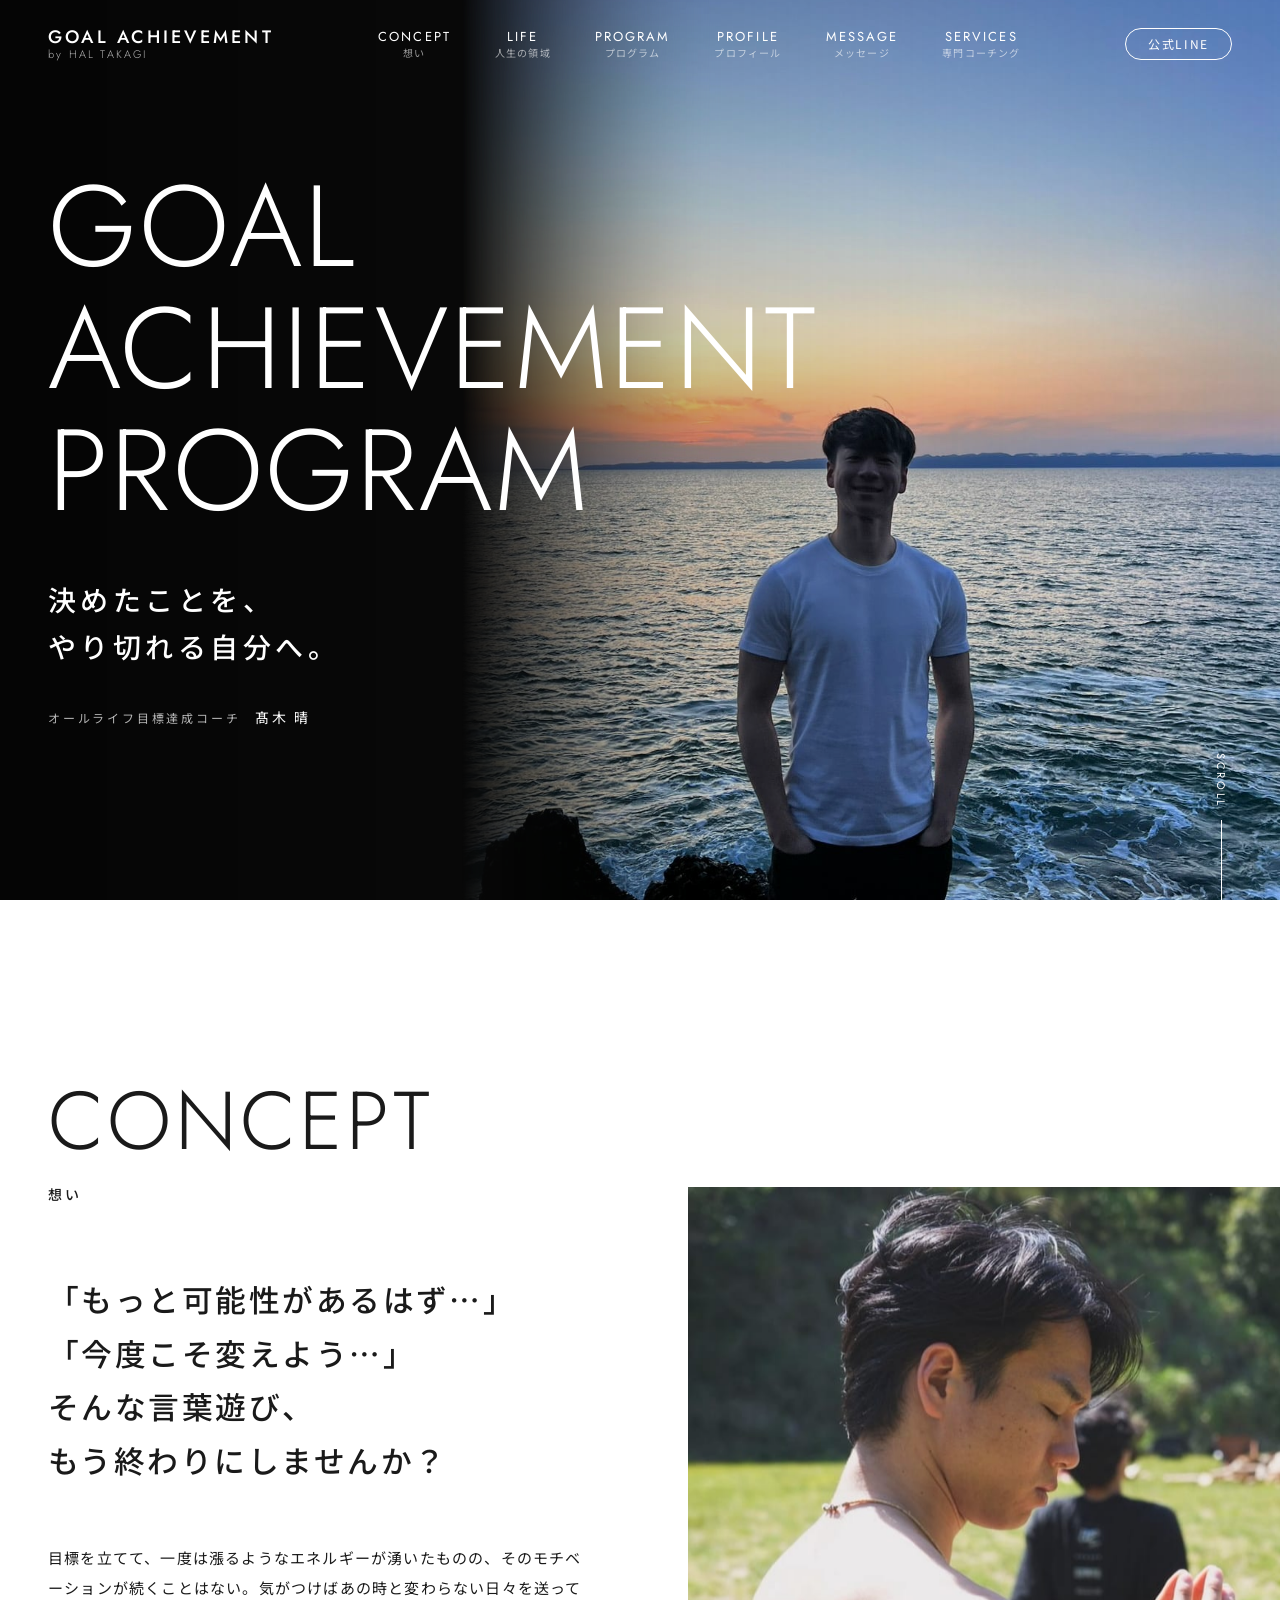
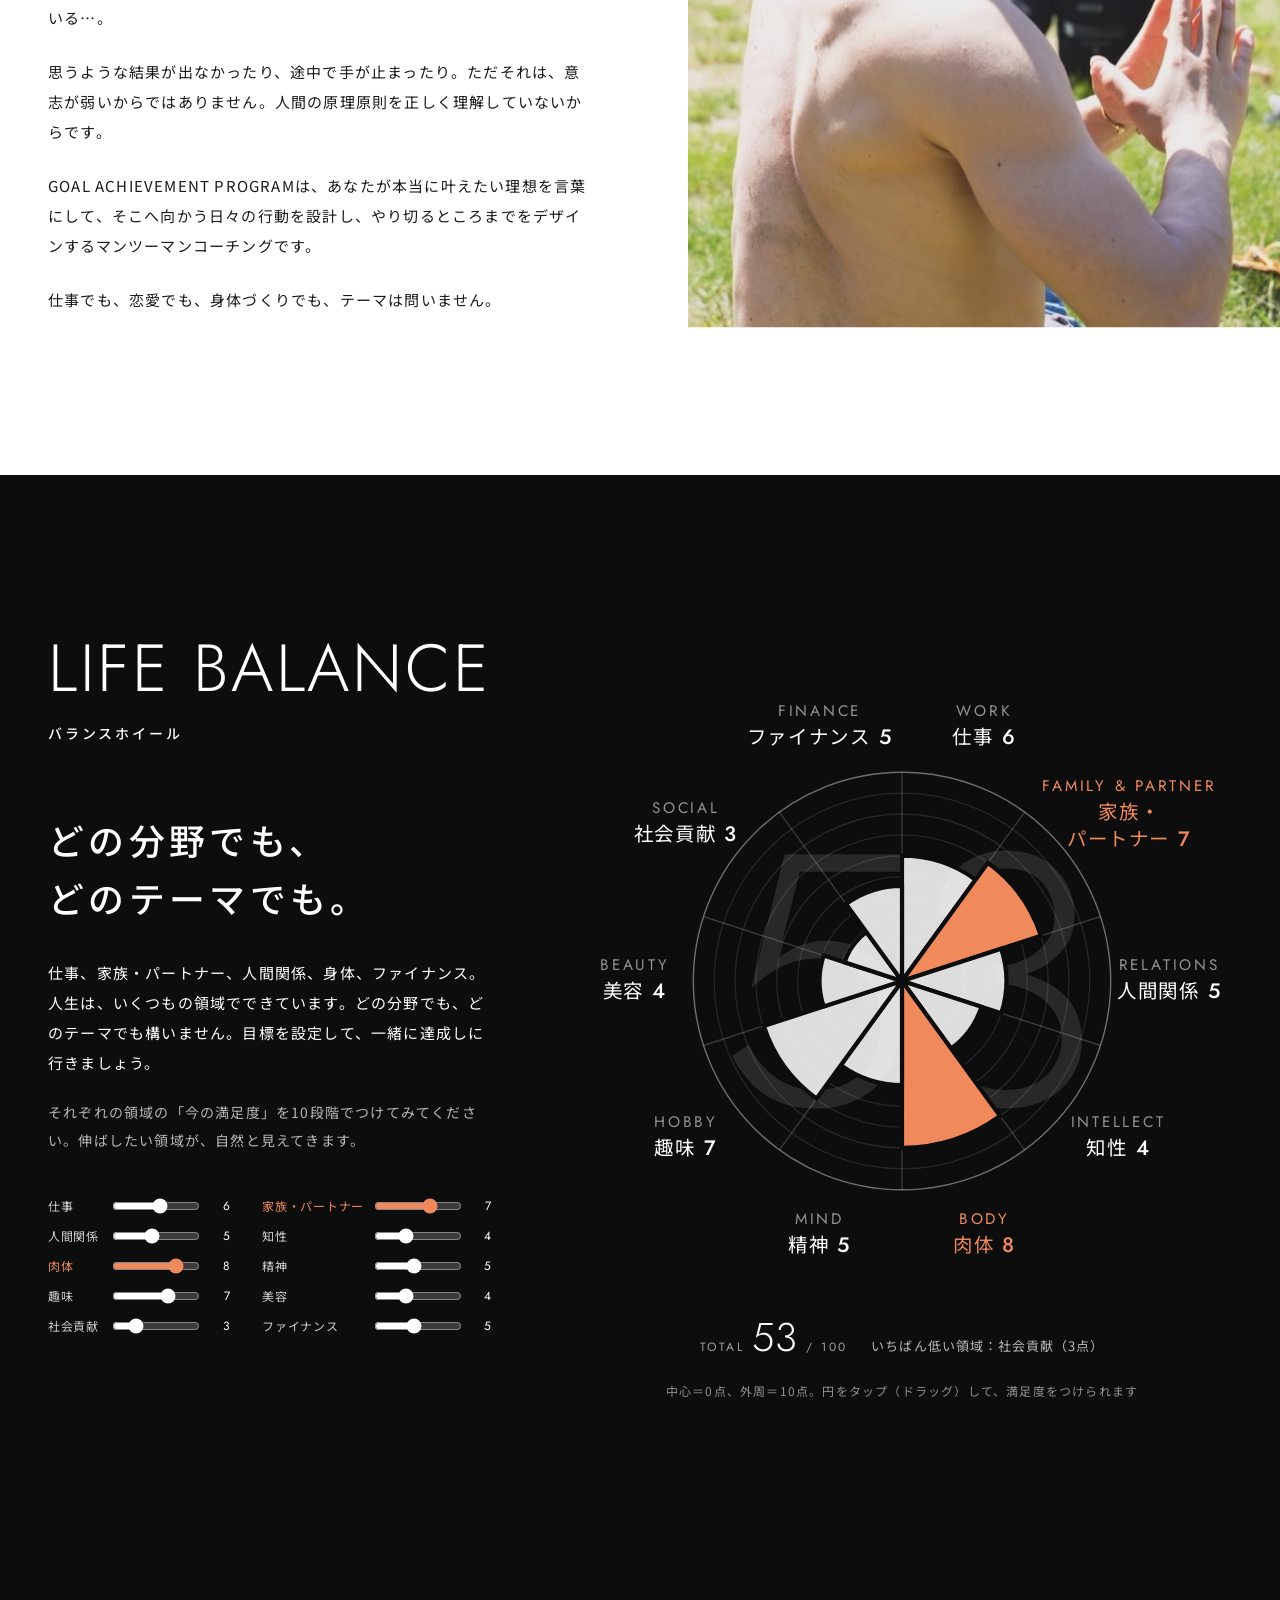
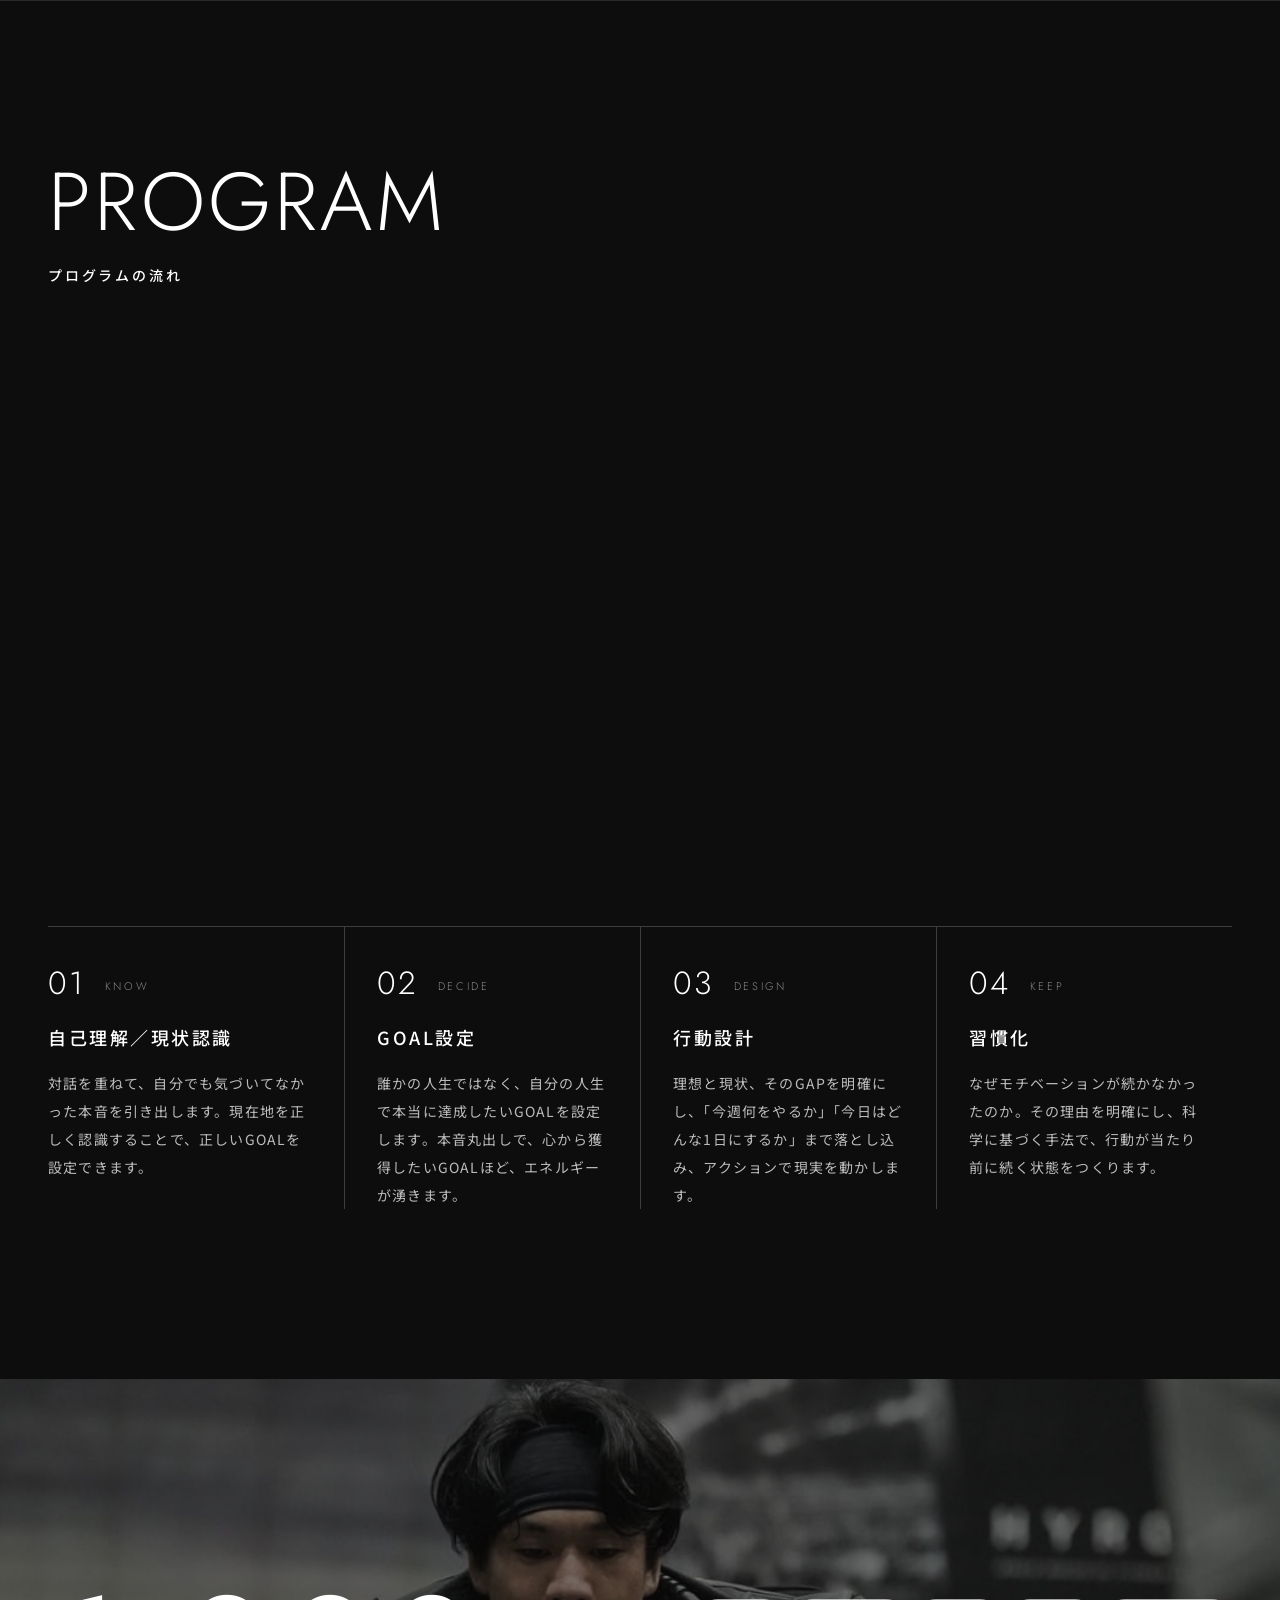
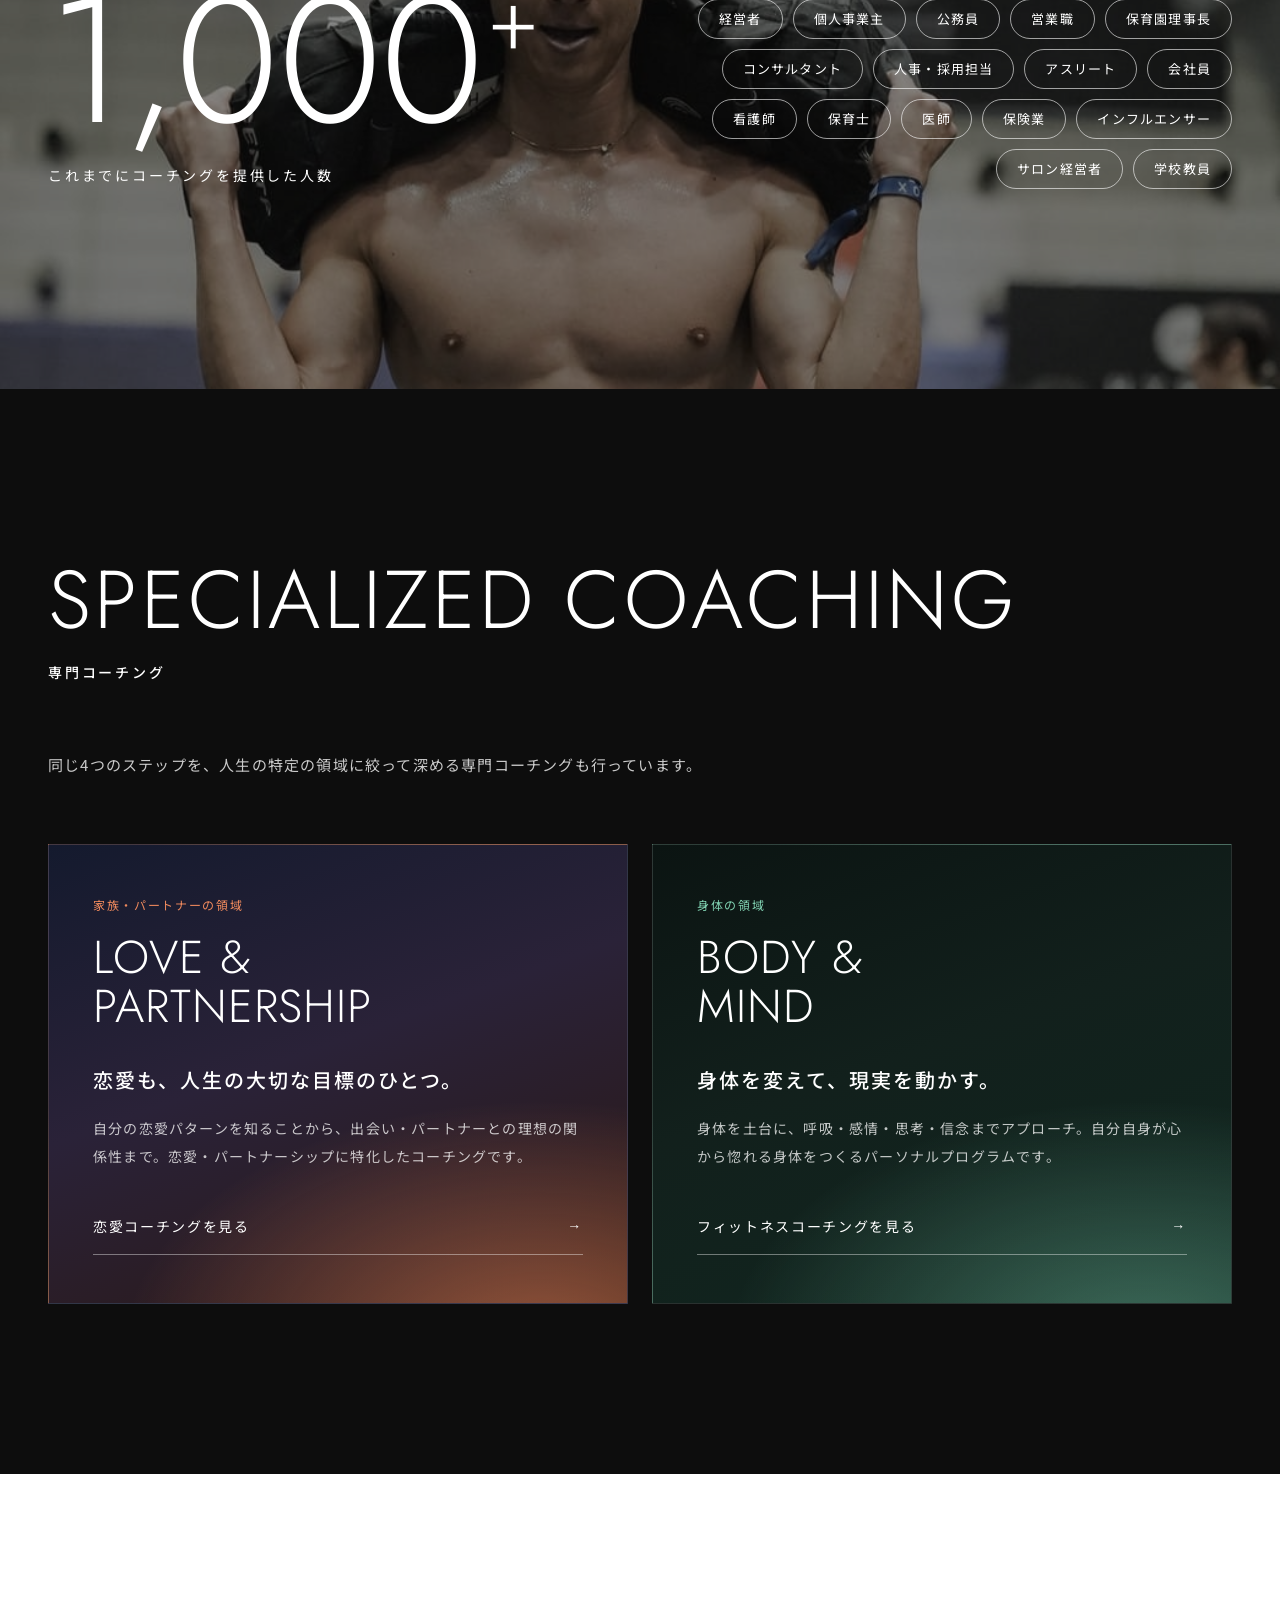
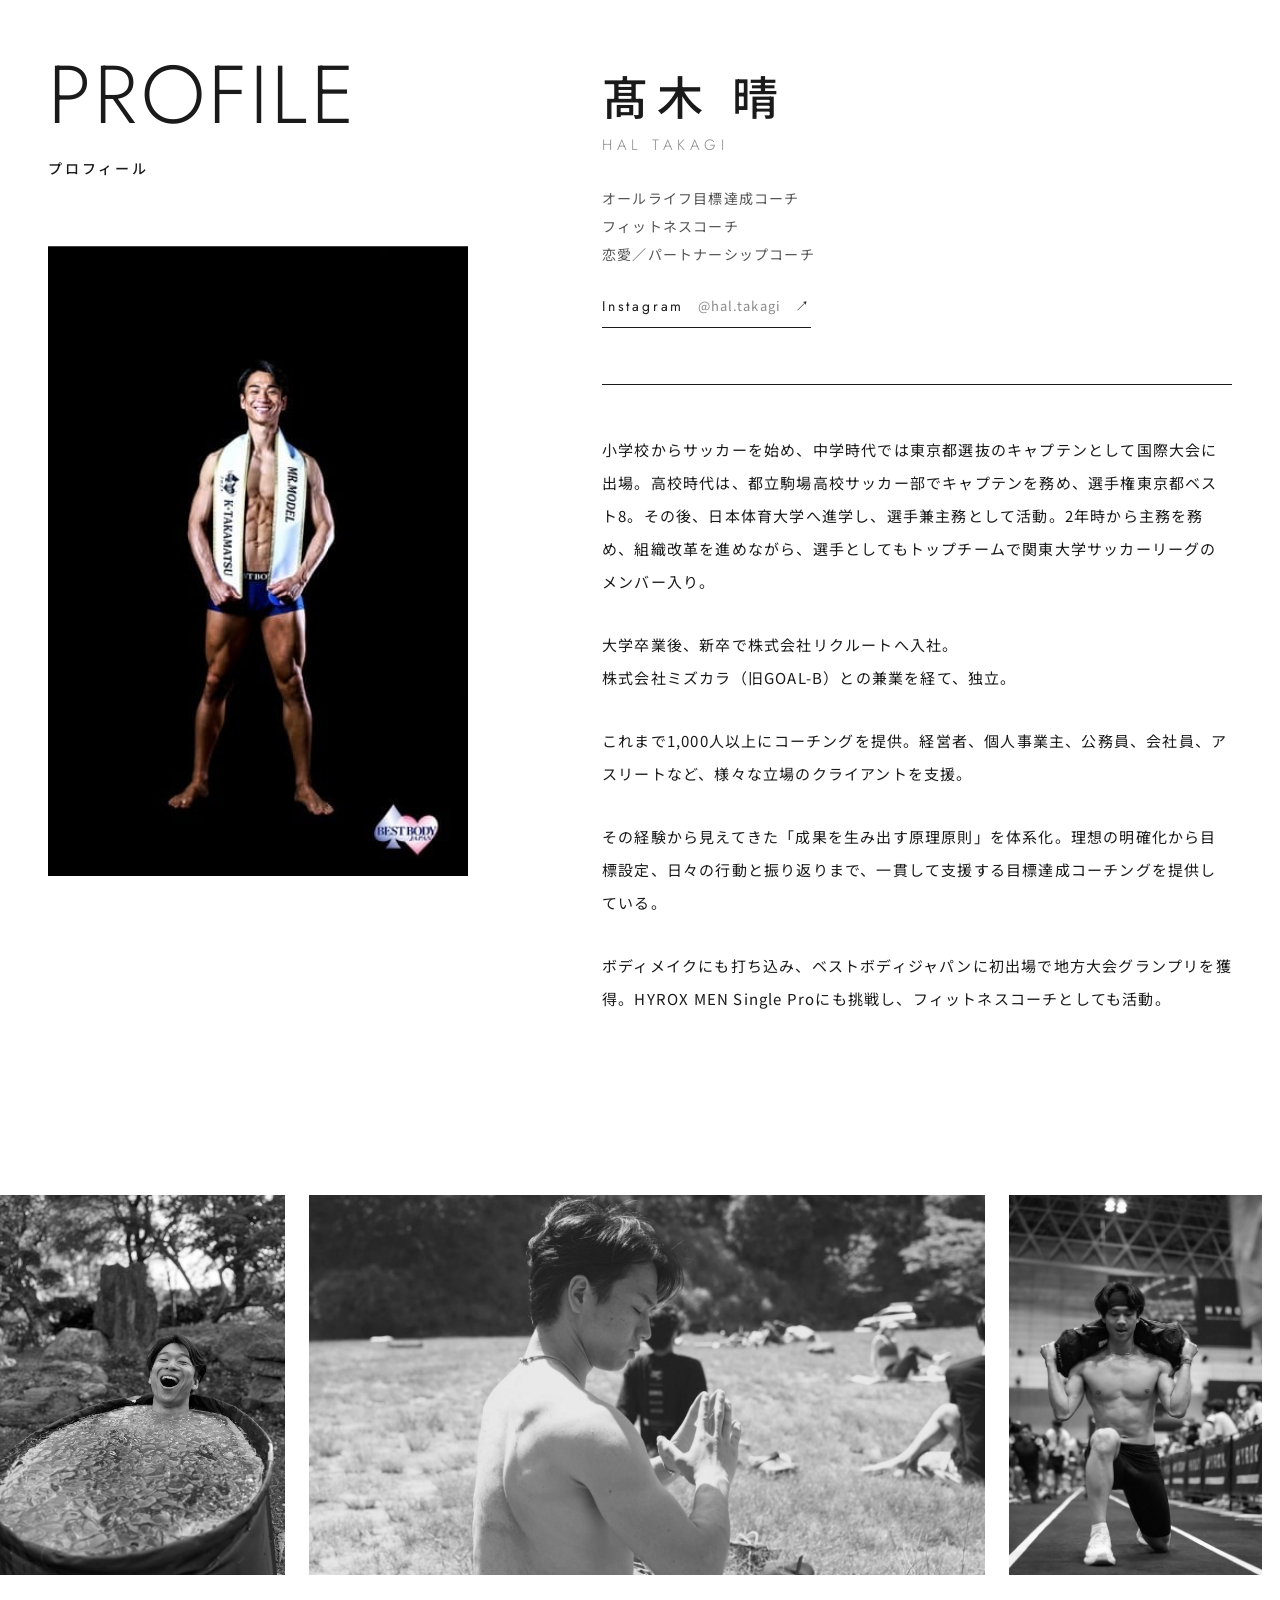
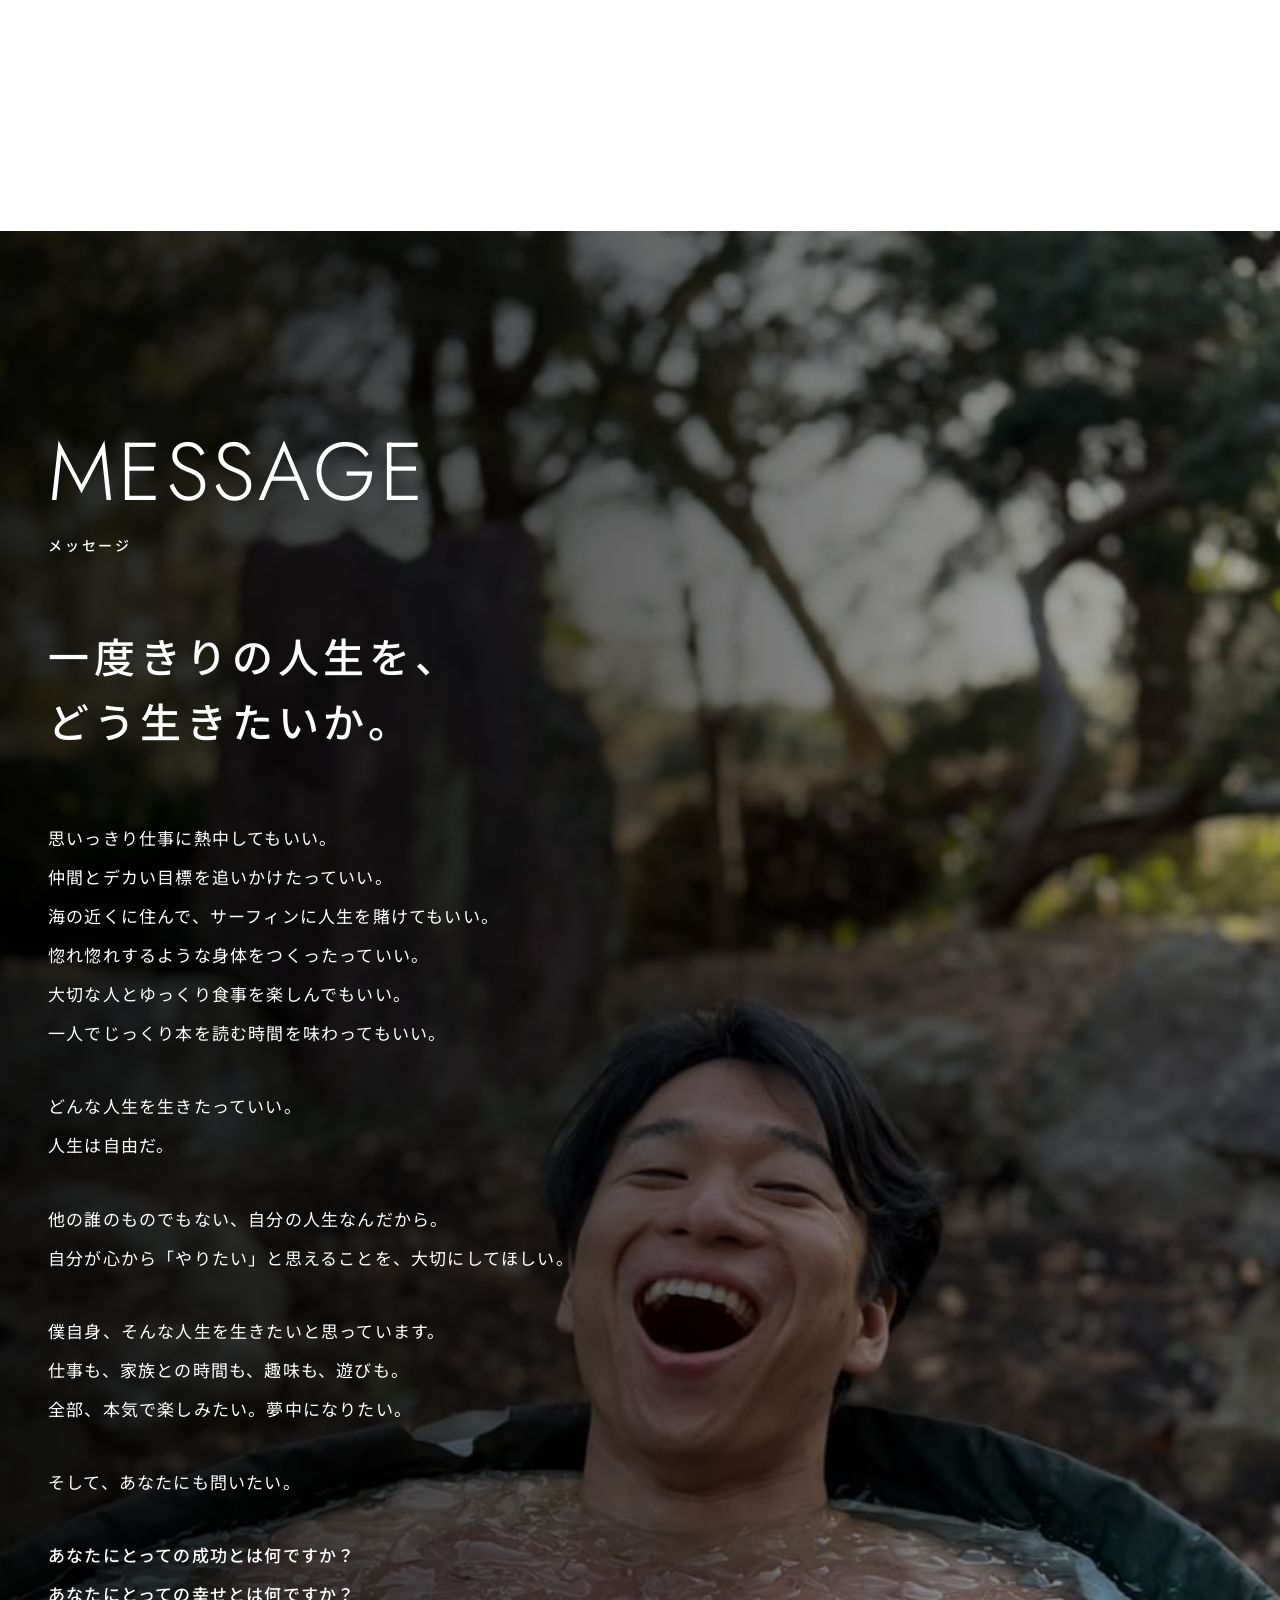
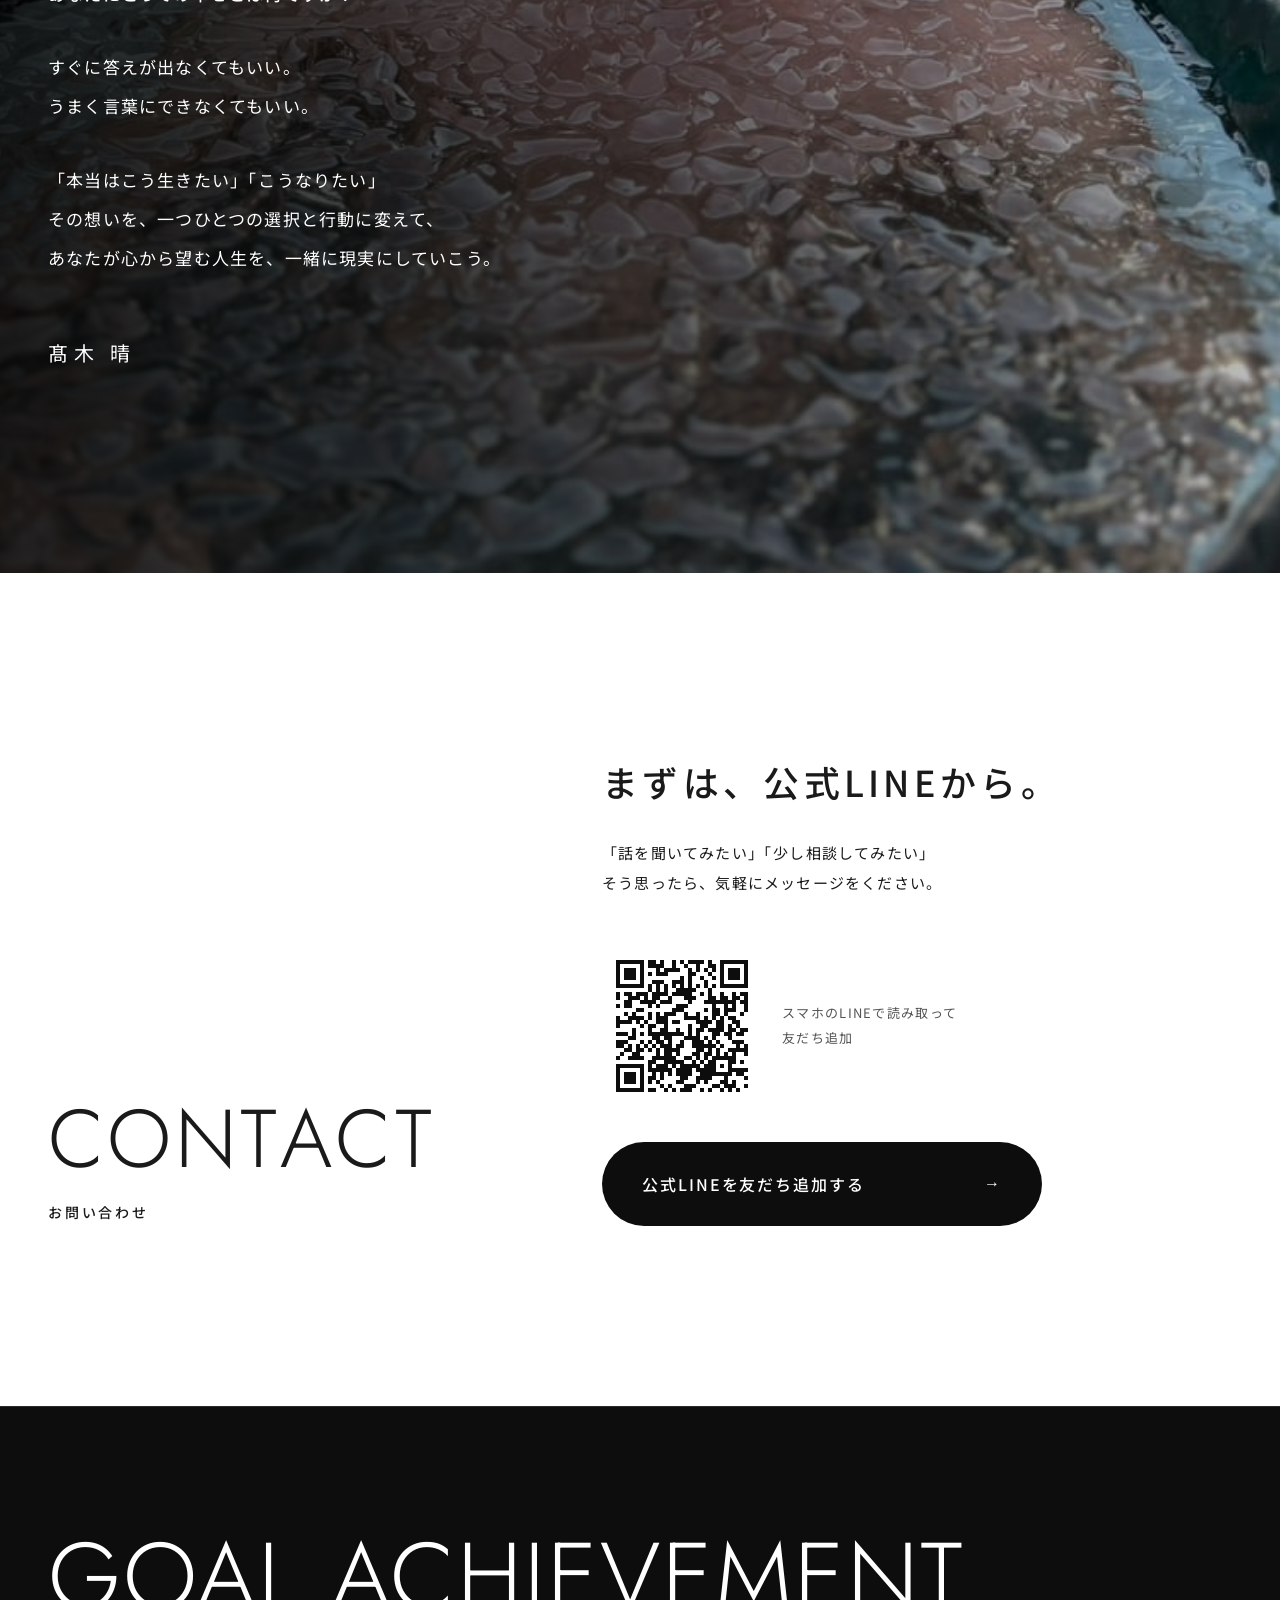
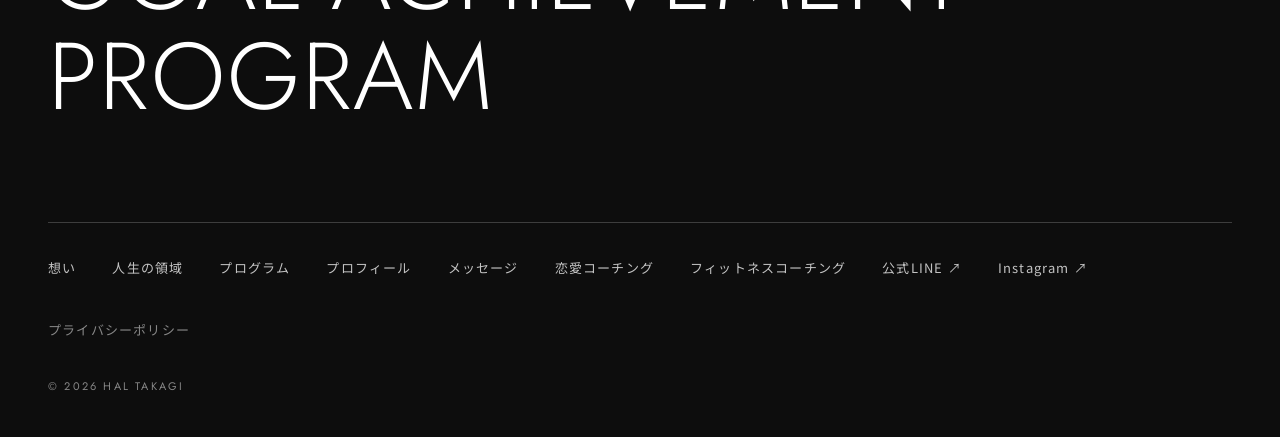
<file: index.html>
<!DOCTYPE html>
<html lang="ja">
<head>
  <meta charset="UTF-8">
  <meta name="viewport" content="width=device-width, initial-scale=1">
  <title>オールライフ目標達成コーチング | 髙木 晴</title>
  <meta name="description" content="仕事、恋愛、身体づくり。どの分野でも、どのテーマでも。1,000名以上にコーチングを提供してきた髙木晴による、オールライフ目標達成コーチング。">
  <meta property="og:title" content="オールライフ目標達成コーチング | 髙木 晴">
  <meta property="og:description" content="決めたことを、やり切れる自分へ。髙木晴によるマンツーマンの目標達成プログラム。">
  <meta property="og:type" content="website">
  <meta property="og:image" content="images/hero.jpg">
  <!-- Googleアナリティクス（設定は js/ga.js） -->
  <script async src="https://www.googletagmanager.com/gtag/js?id=G-GX3JL3MY73"></script>
  <script src="js/ga.js?v=20261007"></script>
  <link rel="preconnect" href="https://fonts.googleapis.com">
  <link rel="preconnect" href="https://fonts.gstatic.com" crossorigin>
  <link href="https://fonts.googleapis.com/css2?family=Jost:wght@300;400;500&family=Noto+Sans+JP:wght@400;500;700&display=swap" rel="stylesheet">
  <link rel="stylesheet" href="css/style.css?v=20261012">
</head>
<body class="is-loading">

<!-- ============ OPENING ============ -->
<div class="opening" id="opening" aria-hidden="true">
  <p class="opening__text">
    <span class="mask"><span>GOAL ACHIEVEMENT</span></span>
    <span class="mask"><span>PROGRAM</span></span>
  </p>
  <span class="opening__bar"></span>
</div>

<!-- ============ HEADER ============ -->
<header class="header" id="header">
  <a href="#top" class="header__logo">
    <span class="header__logo-en">GOAL ACHIEVEMENT</span>
    <span class="header__logo-sub">by HAL TAKAGI</span>
  </a>
  <nav class="nav" id="nav">
    <ul class="nav__list">
      <li><a href="#concept"><span class="nav__en">CONCEPT</span><span class="nav__ja">想い</span></a></li>
      <li><a href="#life"><span class="nav__en">LIFE</span><span class="nav__ja">人生の領域</span></a></li>
      <li><a href="#program"><span class="nav__en">PROGRAM</span><span class="nav__ja">プログラム</span></a></li>
      <li><a href="#profile"><span class="nav__en">PROFILE</span><span class="nav__ja">プロフィール</span></a></li>
      <li><a href="#message"><span class="nav__en">MESSAGE</span><span class="nav__ja">メッセージ</span></a></li>
      <li><a href="#services"><span class="nav__en">SERVICES</span><span class="nav__ja">専門コーチング</span></a></li>
      <li class="nav__sp-line"><a href="https://line-harness.mgr-lab.workers.dev/r/hp-kyotu" target="_blank" rel="noopener"><span class="nav__en">CONTACT</span><span class="nav__ja">公式LINE</span></a></li>
    </ul>
  </nav>
  <a href="https://line-harness.mgr-lab.workers.dev/r/hp-kyotu" target="_blank" rel="noopener" class="header__line">公式LINE</a>
  <button class="menu-btn" id="menuBtn" aria-label="メニューを開く" aria-expanded="false" aria-controls="nav">
    <span></span><span></span>
  </button>
</header>

<main id="top">

  <!-- ============ HERO ============ -->
  <section class="hero">
    <div class="hero__bg">
      <img src="images/hero.jpg" alt="" width="1108" height="1477">
    </div>
    <div class="hero__content">
      <h1 class="hero__title">
        <span class="mask"><span>GOAL</span></span>
        <span class="mask"><span>ACHIEVEMENT</span></span>
        <span class="mask"><span>PROGRAM</span></span>
      </h1>
      <p class="hero__copy">
        <span class="mask"><span>決めたことを、</span></span>
        <span class="mask"><span>やり切れる自分へ。</span></span>
      </p>
      <p class="hero__name"><span>オールライフ目標達成コーチ</span>髙木 晴</p>
    </div>
    <a href="#concept" class="hero__scroll" aria-label="下へスクロール">
      <span>SCROLL</span>
    </a>
  </section>

  <!-- ============ CONCEPT ============ -->
  <section class="concept" id="concept">
    <div class="wrap concept__inner">
      <div class="concept__text">
        <div class="heading">
          <p class="heading__en js-letters">CONCEPT</p>
          <h2 class="heading__ja" data-reveal>想い</h2>
        </div>
        <p class="concept__statement">
          <span class="mask"><span>「もっと可能性があるはず…」</span></span>
          <span class="mask"><span>「今度こそ変えよう…」</span></span>
          <span class="mask"><span>そんな言葉遊び、</span></span>
          <span class="mask"><span>もう終わりにしませんか？</span></span>
        </p>
        <div class="concept__body">
          <p data-reveal>目標を立てて、一度は漲るようなエネルギーが湧いたものの、そのモチベーションが続くことはない。気がつけばあの時と変わらない日々を送っている…。</p>
          <p data-reveal>思うような結果が出なかったり、途中で手が止まったり。ただそれは、意志が弱いからではありません。人間の原理原則を正しく理解していないからです。</p>
          <p data-reveal>GOAL ACHIEVEMENT PROGRAMは、あなたが本当に叶えたい理想を言葉にして、そこへ向かう日々の行動を設計し、やり切るところまでをデザインするマンツーマンコーチングです。</p>
          <p data-reveal>仕事でも、恋愛でも、身体づくりでも、テーマは問いません。</p>
        </div>
      </div>
      <figure class="concept__photo img-reveal" data-parallax="0.08">
        <img src="images/about.jpg" alt="芝生の上で呼吸を整える髙木晴" width="1600" height="900" loading="lazy">
      </figure>
    </div>
  </section>

  <!-- ============ LIFE BALANCE（バランスホイール） ============ -->
  <section class="life" id="life" data-hide-float>
    <div class="wrap life__inner">
      <div class="life__text">
        <div class="heading heading--light">
          <p class="heading__en js-letters">LIFE BALANCE</p>
          <h2 class="heading__ja" data-reveal>バランスホイール</h2>
        </div>
        <p class="life__lead" data-reveal-parent>
          <span class="mask"><span>どの分野でも、</span></span>
          <span class="mask"><span>どのテーマでも。</span></span>
        </p>
        <p data-reveal>仕事、家族・パートナー、人間関係、身体、ファイナンス。人生は、いくつもの領域でできています。どの分野でも、どのテーマでも構いません。目標を設定して、一緒に達成しに行きましょう。</p>
        <p class="life__howto" data-reveal>それぞれの領域の「今の満足度」を10段階でつけてみてください。伸ばしたい領域が、自然と見えてきます。</p>
      </div>
      <div class="life__wheel" data-reveal>
        <div class="wheel" id="wheel" role="img" aria-label="人生の10の領域の満足度を表すバランスホイール"></div>
        <p class="wheel__summary" id="wheelSummary" aria-live="polite"></p>
        <p class="wheel__hint" id="wheelHint">中心＝0点、外周＝10点。円をタップ（ドラッグ）して、満足度をつけられます</p>
      </div>
      <div class="life__controls">
        <div class="life__sliders" id="wheelSliders" data-reveal></div>
        <div class="life__actions" id="wheelActions">
          <a href="https://line-harness.mgr-lab.workers.dev/r/hp-goal2" target="_blank" rel="noopener" class="life__send" id="wheelSend">この結果をLINEで送って相談する<span aria-hidden="true">→</span></a>
          <button type="button" class="life__reset" id="wheelReset">リセット</button>
        </div>
      </div>
    </div>
  </section>

  <!-- ============ PROGRAM ============ -->
  <section class="program" id="program">
    <div class="wrap">
      <div class="heading heading--light">
        <p class="heading__en js-letters">PROGRAM</p>
        <h2 class="heading__ja" data-reveal>プログラムの流れ</h2>
      </div>

      <!-- ロードマップ（PC） -->
      <div class="roadmap" id="roadmap">
        <svg class="roadmap__svg" viewBox="0 0 1000 420" aria-hidden="true">
          <defs>
            <linearGradient id="roadGrad" x1="0" y1="1" x2="1" y2="0">
              <stop offset="0" stop-color="#fff" stop-opacity="0"/>
              <stop offset=".35" stop-color="#fff" stop-opacity=".35"/>
              <stop offset="1" stop-color="#fff" stop-opacity=".9"/>
            </linearGradient>
          </defs>
          <path class="roadmap__path" d="M 110 360 C 330 330, 520 250, 890 70"/>
        </svg>
        <div class="roadmap__circle roadmap__circle--start">現状の<br>自分</div>
        <div class="roadmap__circle roadmap__circle--goal">理想の<br>自分</div>
        <div class="roadmap__node" data-at="0.2"><span class="roadmap__dot"></span><span class="roadmap__label"><small>01</small>自己理解／現状認識</span></div>
        <div class="roadmap__node" data-at="0.4"><span class="roadmap__dot"></span><span class="roadmap__label"><small>02</small>GOAL設定</span></div>
        <div class="roadmap__node" data-at="0.6"><span class="roadmap__dot"></span><span class="roadmap__label"><small>03</small>行動設計</span></div>
        <div class="roadmap__node" data-at="0.8"><span class="roadmap__dot"></span><span class="roadmap__label"><small>04</small>習慣化</span></div>
      </div>

      <ol class="steps">
        <li class="steps__item" data-reveal>
          <p class="steps__num">01 <span>KNOW</span></p>
          <h3>自己理解／現状認識</h3>
          <p>対話を重ねて、自分でも気づいてなかった本音を引き出します。現在地を正しく認識することで、正しいGOALを設定できます。</p>
        </li>
        <li class="steps__item" data-reveal>
          <p class="steps__num">02 <span>DECIDE</span></p>
          <h3>GOAL設定</h3>
          <p>誰かの人生ではなく、自分の人生で本当に達成したいGOALを設定します。本音丸出しで、心から獲得したいGOALほど、エネルギーが湧きます。</p>
        </li>
        <li class="steps__item" data-reveal>
          <p class="steps__num">03 <span>DESIGN</span></p>
          <h3>行動設計</h3>
          <p>理想と現状、そのGAPを明確にし、「今週何をやるか」「今日はどんな1日にするか」まで落とし込み、アクションで現実を動かします。</p>
        </li>
        <li class="steps__item" data-reveal>
          <p class="steps__num">04 <span>KEEP</span></p>
          <h3>習慣化</h3>
          <p>なぜモチベーションが続かなかったのか。その理由を明確にし、科学に基づく手法で、行動が当たり前に続く状態をつくります。</p>
        </li>
      </ol>
    </div>
  </section>

  <!-- ============ RESULT BAND ============ -->
  <section class="band">
    <div class="band__bg" data-parallax="0.15">
      <img src="images/gallery-hyrox.jpg" alt="" width="1044" height="1566" loading="lazy">
    </div>
    <div class="wrap band__inner">
      <div class="band__count" data-reveal>
        <p class="band__num"><span class="js-count" data-to="1000">1,000</span><span class="band__plus">+</span></p>
        <p class="band__label">これまでにコーチングを提供した人数</p>
      </div>
      <ul class="band__tags" data-reveal>
        <li>経営者</li><li>個人事業主</li><li>公務員</li><li>営業職</li><li>保育園理事長</li><li>コンサルタント</li><li>人事・採用担当</li><li>アスリート</li><li>会社員</li><li>看護師</li><li>保育士</li><li>医師</li><li>保険業</li><li>インフルエンサー</li><li>サロン経営者</li><li>学校教員</li>
      </ul>
    </div>
  </section>

  <!-- ============ SERVICES（専門コーチングへの入口） ============ -->
  <section class="services" id="services">
    <div class="wrap">
      <div class="heading heading--light">
        <p class="heading__en js-letters">SPECIALIZED COACHING</p>
        <h2 class="heading__ja" data-reveal>専門コーチング</h2>
      </div>
      <p class="services__lead" data-reveal>同じ4つのステップを、人生の特定の領域に絞って深める専門コーチングも行っています。</p>
      <div class="services__list">
        <a href="love/index.html" class="service-card service-card--love" data-reveal>
          <p class="service-card__area">家族・パートナーの領域</p>
          <p class="service-card__title">LOVE &amp;<br>PARTNERSHIP</p>
          <p class="service-card__copy">恋愛も、人生の大切な目標のひとつ。</p>
          <p class="service-card__text">自分の恋愛パターンを知ることから、出会い・パートナーとの理想の関係性まで。恋愛・パートナーシップに特化したコーチングです。</p>
          <p class="service-card__more"><span>恋愛コーチングを見る</span><span aria-hidden="true">→</span></p>
        </a>
        <a href="fitness/index.html" class="service-card service-card--fitness" data-reveal>
          <p class="service-card__area">身体の領域</p>
          <p class="service-card__title">BODY &amp;<br>MIND</p>
          <p class="service-card__copy">身体を変えて、現実を動かす。</p>
          <p class="service-card__text">身体を土台に、呼吸・感情・思考・信念までアプローチ。自分自身が心から惚れる身体をつくるパーソナルプログラムです。</p>
          <p class="service-card__more"><span>フィットネスコーチングを見る</span><span aria-hidden="true">→</span></p>
        </a>
      </div>
    </div>
  </section>

  <!-- ============ PROFILE ============ -->
  <section class="profile" id="profile">
    <div class="wrap profile__inner">
      <div class="profile__side">
        <div class="heading">
          <p class="heading__en js-letters">PROFILE</p>
          <h2 class="heading__ja" data-reveal>プロフィール</h2>
        </div>
        <figure class="profile__photo img-reveal">
          <img src="images/profile.jpg" alt="ベストボディジャパン出場時の髙木晴" width="384" height="576" loading="lazy">
        </figure>
      </div>
      <div class="profile__main">
        <p class="profile__name" data-reveal>髙木 晴<span>HAL TAKAGI</span></p>
        <ul class="profile__role" data-reveal>
          <li>オールライフ目標達成コーチ</li>
          <li>フィットネスコーチ</li>
          <li>恋愛／パートナーシップコーチ</li>
        </ul>
        <a href="https://www.instagram.com/hal.takagi/" target="_blank" rel="noopener" class="ig-link profile__ig" data-reveal>Instagram<span>@hal.takagi</span><span class="ig-link__arrow" aria-hidden="true">↗</span></a>

        <div class="profile__story">
          <p data-reveal>小学校からサッカーを始め、中学時代では東京都選抜のキャプテンとして国際大会に出場。高校時代は、都立駒場高校サッカー部でキャプテンを務め、選手権東京都ベスト8。その後、日本体育大学へ進学し、選手兼主務として活動。2年時から主務を務め、組織改革を進めながら、選手としてもトップチームで関東大学サッカーリーグのメンバー入り。</p>
          <p data-reveal>大学卒業後、新卒で株式会社リクルートへ入社。<br>株式会社ミズカラ（旧GOAL-B）との兼業を経て、独立。</p>
          <p data-reveal>これまで1,000人以上にコーチングを提供。経営者、個人事業主、公務員、会社員、アスリートなど、様々な立場のクライアントを支援。</p>
          <p data-reveal>その経験から見えてきた「成果を生み出す原理原則」を体系化。理想の明確化から目標設定、日々の行動と振り返りまで、一貫して支援する目標達成コーチングを提供している。</p>
          <p data-reveal>ボディメイクにも打ち込み、ベストボディジャパンに初出場で地方大会グランプリを獲得。HYROX MEN Single Proにも挑戦し、フィットネスコーチとしても活動。</p>
        </div>
      </div>
    </div>
  </section>

  <!-- ============ GALLERY (marquee) ============ -->
  <section class="gallery" aria-label="フォトギャラリー">
    <div class="gallery__track">
      <div class="gallery__set">
        <img src="images/gallery-icebath.jpg" alt="アイスバスで笑う髙木晴" loading="lazy">
        <img src="images/about.jpg" alt="芝生で集中する髙木晴" loading="lazy">
        <img src="images/gallery-hyrox.jpg" alt="HYROXのレース中の髙木晴" loading="lazy">
        <img src="images/gallery-meditation.jpg" alt="青空の下で瞑想する髙木晴" loading="lazy">
        <img src="images/profile.jpg" alt="ベストボディジャパンでの髙木晴" loading="lazy">
      </div>
      <div class="gallery__set" aria-hidden="true">
        <img src="images/gallery-icebath.jpg" alt="" loading="lazy">
        <img src="images/about.jpg" alt="" loading="lazy">
        <img src="images/gallery-hyrox.jpg" alt="" loading="lazy">
        <img src="images/gallery-meditation.jpg" alt="" loading="lazy">
        <img src="images/profile.jpg" alt="" loading="lazy">
      </div>
    </div>
    <div class="wrap gallery__more">
      <a href="https://www.instagram.com/hal.takagi/" target="_blank" rel="noopener" class="ig-link" data-reveal>MORE ON INSTAGRAM<span class="ig-link__arrow" aria-hidden="true">→</span></a>
    </div>
  </section>

  <!-- ============ MESSAGE ============ -->
  <section class="message" id="message">
    <div class="message__bg" data-parallax="0.12">
      <img src="images/gallery-icebath.jpg" alt="" width="1108" height="1477" loading="lazy">
    </div>
    <div class="wrap message__inner">
      <div class="heading heading--light">
        <p class="heading__en js-letters">MESSAGE</p>
        <h2 class="heading__ja" data-reveal>メッセージ</h2>
      </div>
      <p class="message__lead" data-reveal-parent>
        <span class="mask"><span>一度きりの人生を、</span></span>
        <span class="mask"><span>どう生きたいか。</span></span>
      </p>
      <div class="message__body">
        <p data-reveal>思いっきり仕事に熱中してもいい。<br>仲間とデカい目標を追いかけたっていい。<br>海の近くに住んで、サーフィンに人生を賭けてもいい。<br>惚れ惚れするような身体をつくったっていい。<br>大切な人とゆっくり食事を楽しんでもいい。<br>一人でじっくり本を読む時間を味わってもいい。</p>
        <p data-reveal>どんな人生を生きたっていい。<br>人生は自由だ。</p>
        <p data-reveal>他の誰のものでもない、自分の人生なんだから。<br>自分が心から「やりたい」と思えることを、大切にしてほしい。</p>
        <p data-reveal>僕自身、そんな人生を生きたいと思っています。<br>仕事も、家族との時間も、趣味も、遊びも。<br>全部、本気で楽しみたい。夢中になりたい。</p>
        <p data-reveal>そして、あなたにも問いたい。</p>
        <p class="message__question" data-reveal>あなたにとっての成功とは何ですか？<br>あなたにとっての幸せとは何ですか？</p>
        <p data-reveal>すぐに答えが出なくてもいい。<br>うまく言葉にできなくてもいい。</p>
        <p data-reveal>「本当はこう生きたい」「こうなりたい」<br>その想いを、一つひとつの選択と行動に変えて、<br>あなたが心から望む人生を、一緒に現実にしていこう。</p>
      </div>
      <p class="message__sign" data-reveal>髙木 晴</p>
    </div>
  </section>

  <!-- ============ CONTACT (公式LINE) ============ -->
  <section class="contact" id="contact">
    <div class="wrap contact__inner">
      <div class="heading">
        <p class="heading__en js-letters">CONTACT</p>
        <h2 class="heading__ja" data-reveal>お問い合わせ</h2>
      </div>
      <div class="contact__body">
        <p class="contact__lead" data-reveal-parent>
          <span class="mask"><span>まずは、公式LINEから。</span></span>
        </p>
        <p data-reveal>「話を聞いてみたい」「少し相談してみたい」<br>そう思ったら、気軽にメッセージをください。</p>
        <div class="contact__actions" data-reveal>
          <!-- PCはLINEの仕様で直接友だち追加できないため、QRをその場で読み取ってもらう -->
          <figure class="line-qr">
            <img src="images/line-qr.svg?v=20261006" alt="公式LINEの友だち追加用QRコード" width="160" height="160">
            <figcaption>スマホのLINEで読み取って<br>友だち追加</figcaption>
          </figure>
          <a href="https://line-harness.mgr-lab.workers.dev/r/hp-kyotu" target="_blank" rel="noopener" class="line-btn">
            <span>公式LINEを友だち追加する</span>
            <span class="line-btn__arrow" aria-hidden="true">→</span>
          </a>
        </div>
      </div>
    </div>
  </section>

</main>

<!-- スマホ用：画面下に固定の公式LINEボタン -->
<a href="https://line-harness.mgr-lab.workers.dev/r/hp-goal2" target="_blank" rel="noopener" class="line-float" id="lineFloat">相談する<span aria-hidden="true">→</span></a>

<!-- ============ FOOTER ============ -->
<footer class="footer">
  <div class="wrap">
    <p class="footer__big">GOAL ACHIEVEMENT<br>PROGRAM</p>
    <div class="footer__bottom">
      <ul class="footer__nav">
        <li><a href="#concept">想い</a></li>
        <li><a href="#life">人生の領域</a></li>
        <li><a href="#program">プログラム</a></li>
        <li><a href="#profile">プロフィール</a></li>
        <li><a href="#message">メッセージ</a></li>
        <li><a href="love/index.html">恋愛コーチング</a></li>
        <li><a href="fitness/index.html">フィットネスコーチング</a></li>
        <li><a href="https://line-harness.mgr-lab.workers.dev/r/hp-kyotu" target="_blank" rel="noopener">公式LINE ↗</a></li>
        <li><a href="https://www.instagram.com/hal.takagi/" target="_blank" rel="noopener">Instagram ↗</a></li>
        <li><a href="privacy/index.html" class="footer__legal">プライバシーポリシー</a></li>
      </ul>
      <p class="footer__rights">&copy; <span id="year"></span> HAL TAKAGI</p>
    </div>
  </div>
</footer>

<script src="js/main.js?v=20261007"></script>
<script src="js/wheel.js?v=20261011"></script>
<script src="js/sea.js?v=20261006"></script>
</body>
</html>
</file>
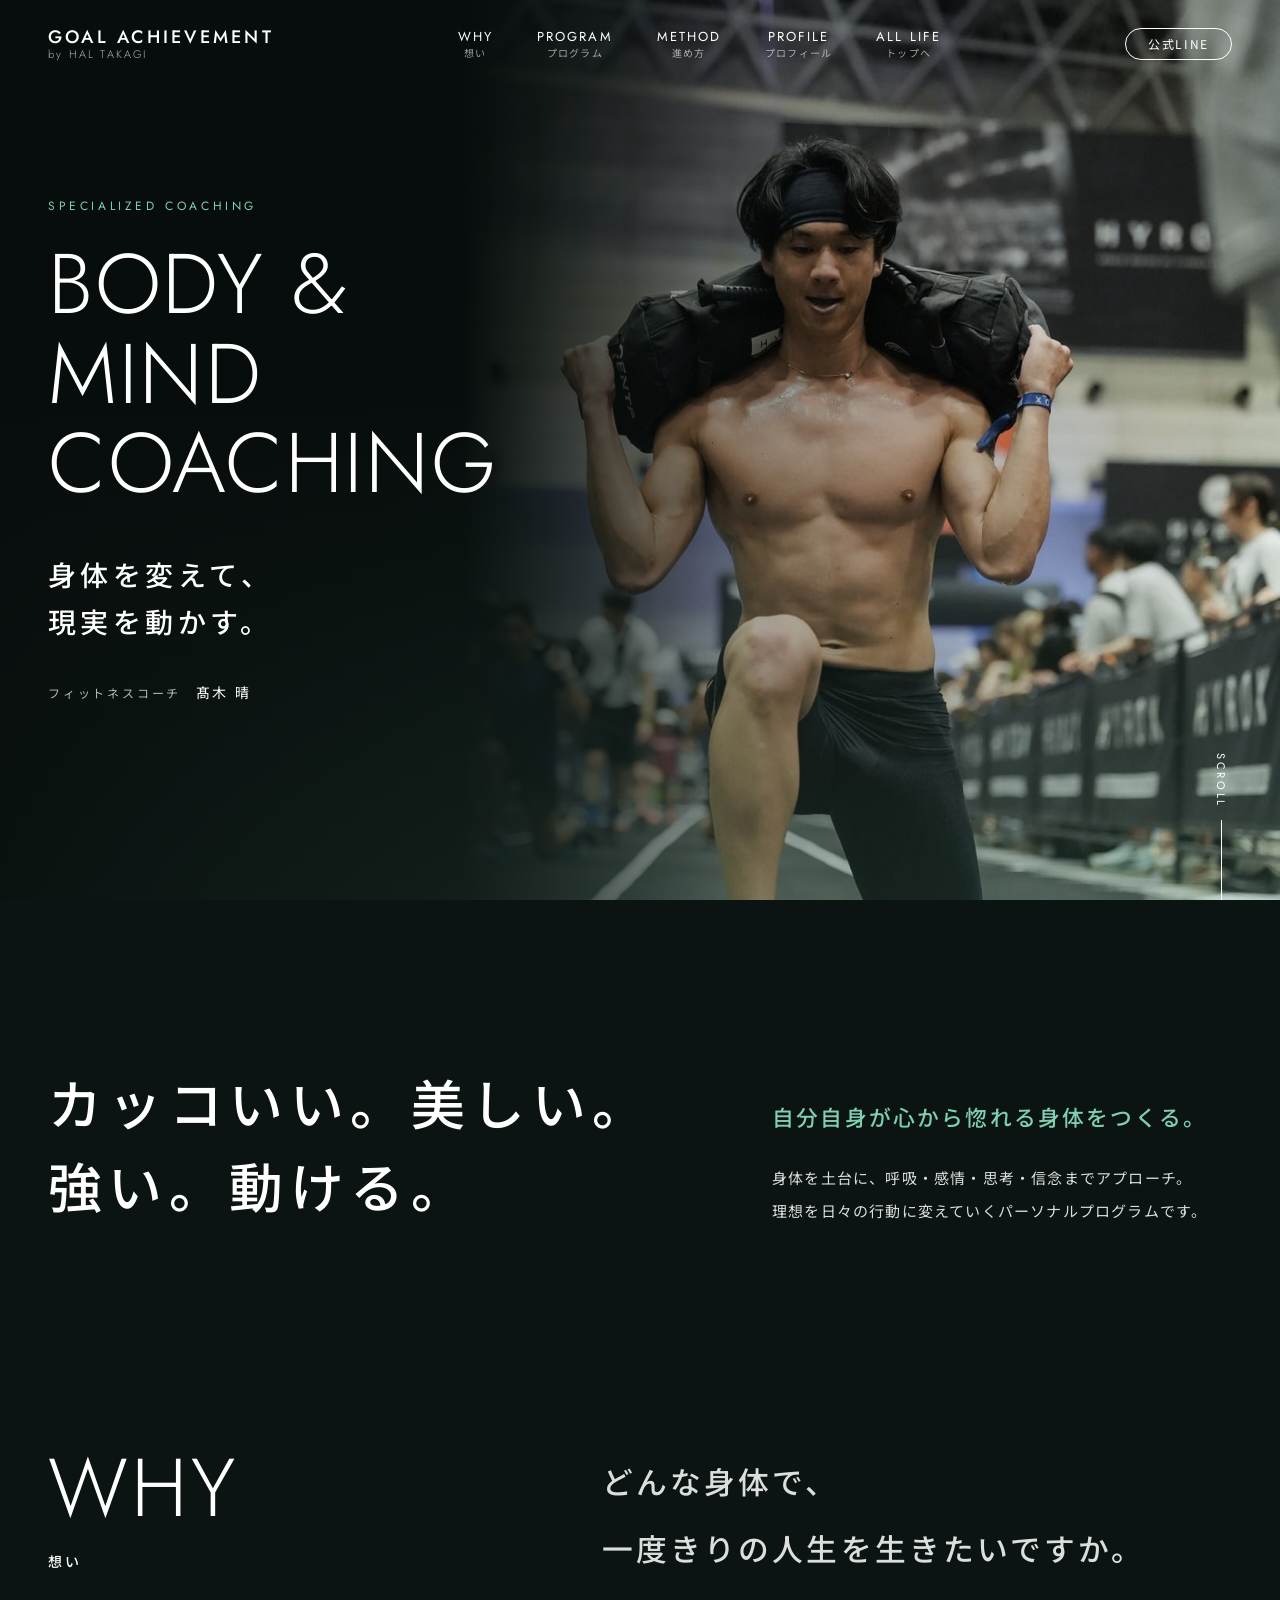
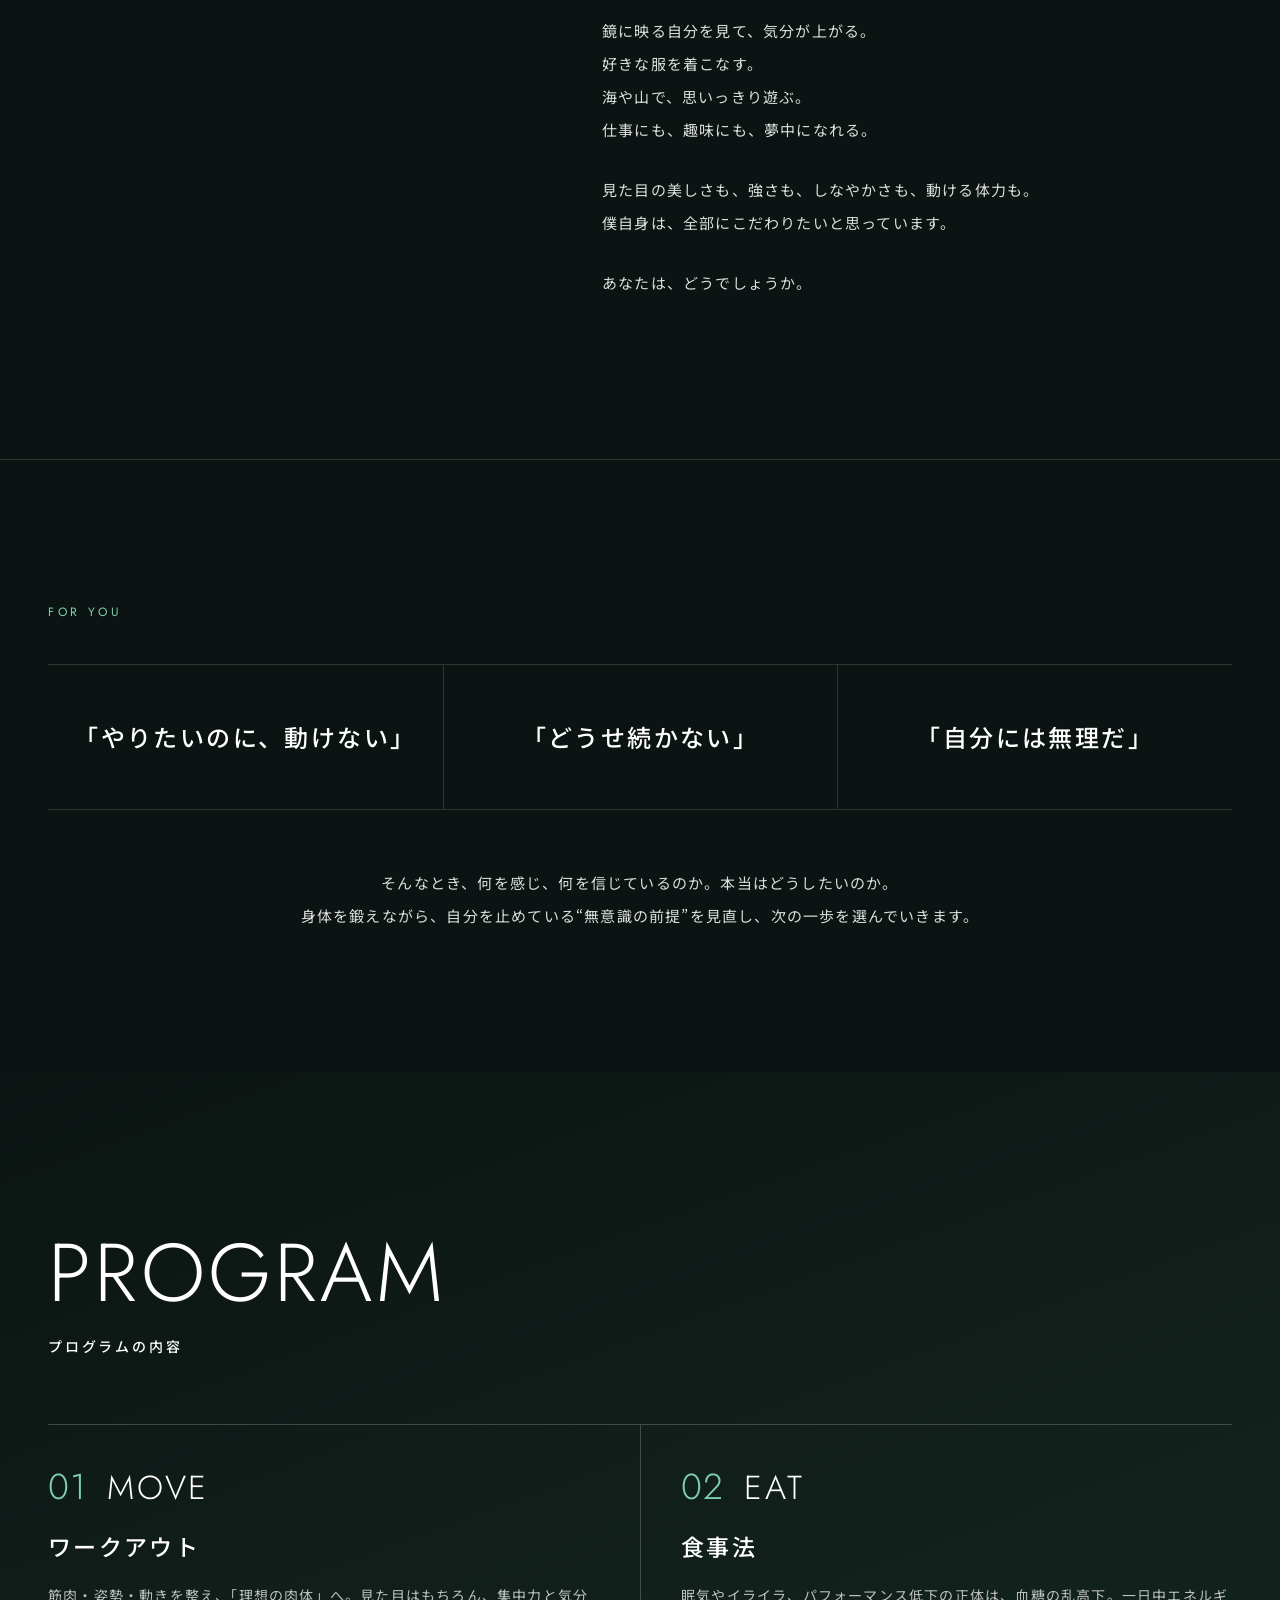
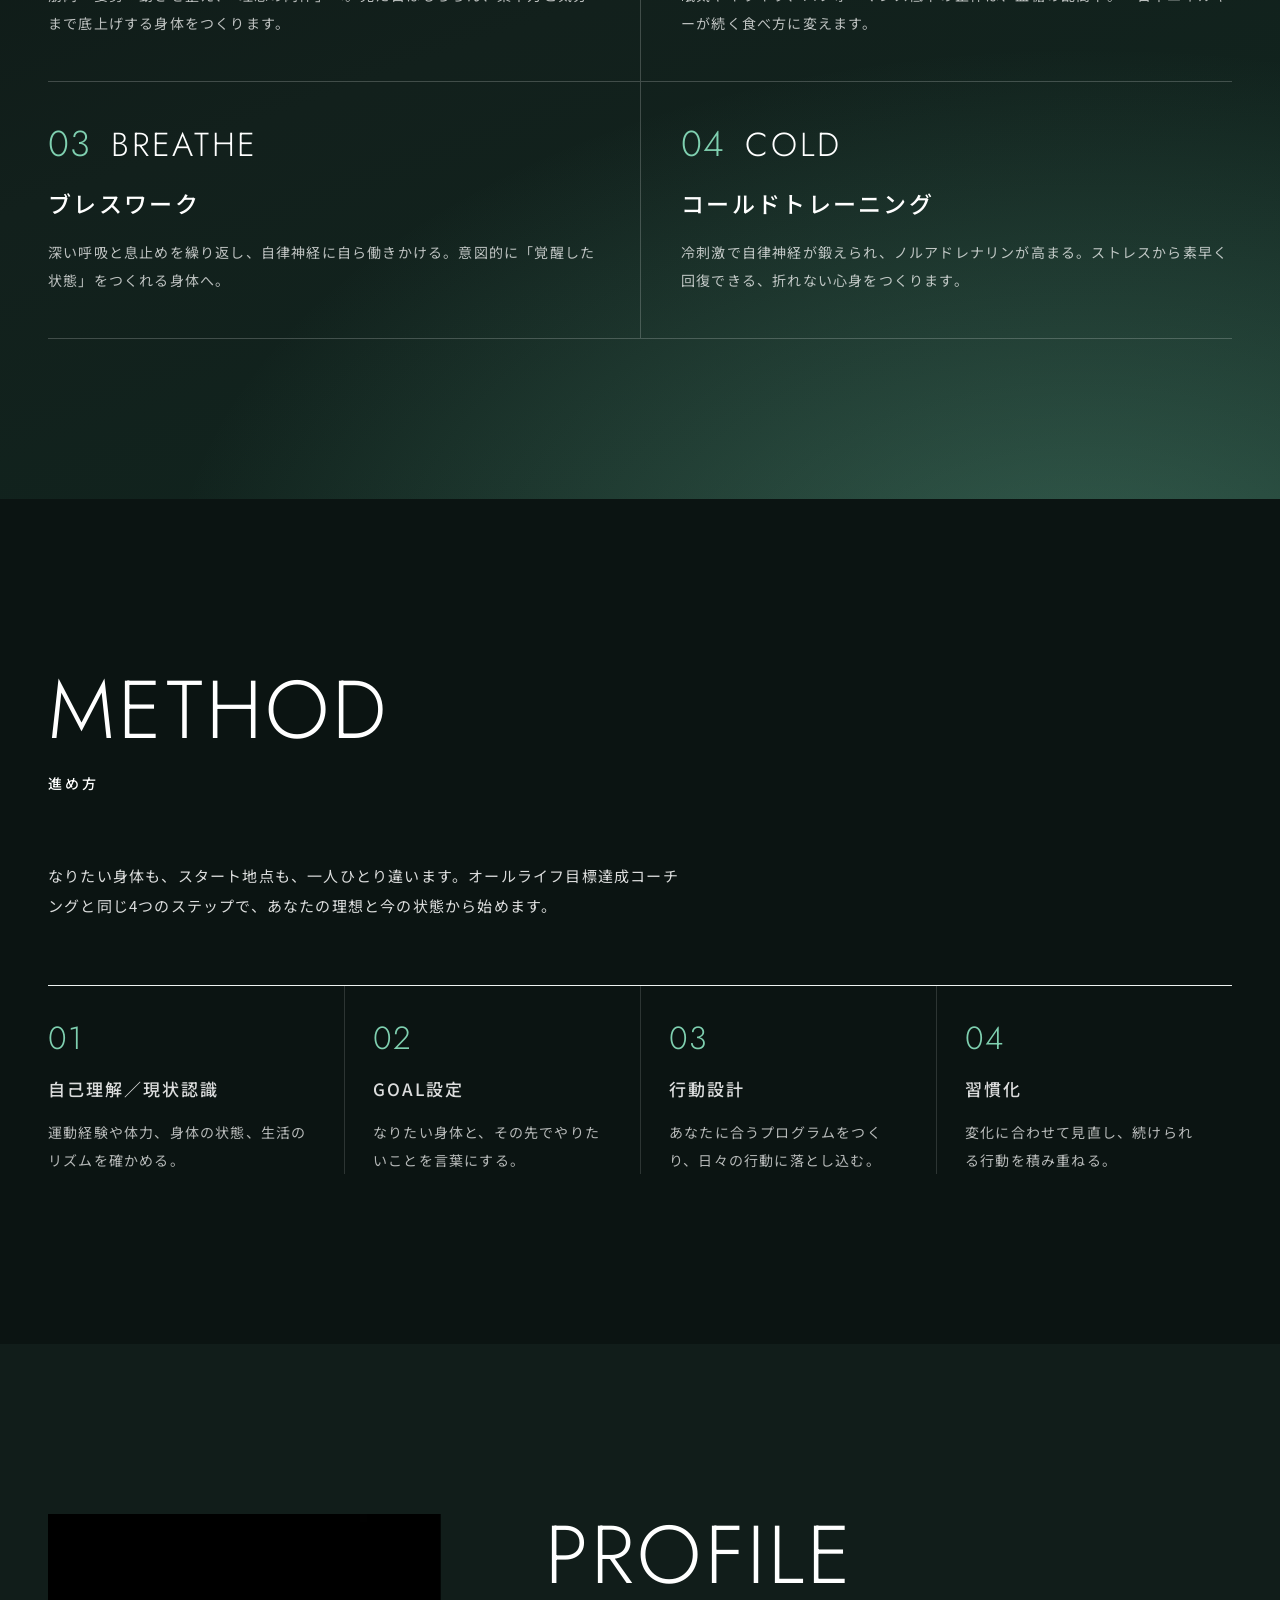
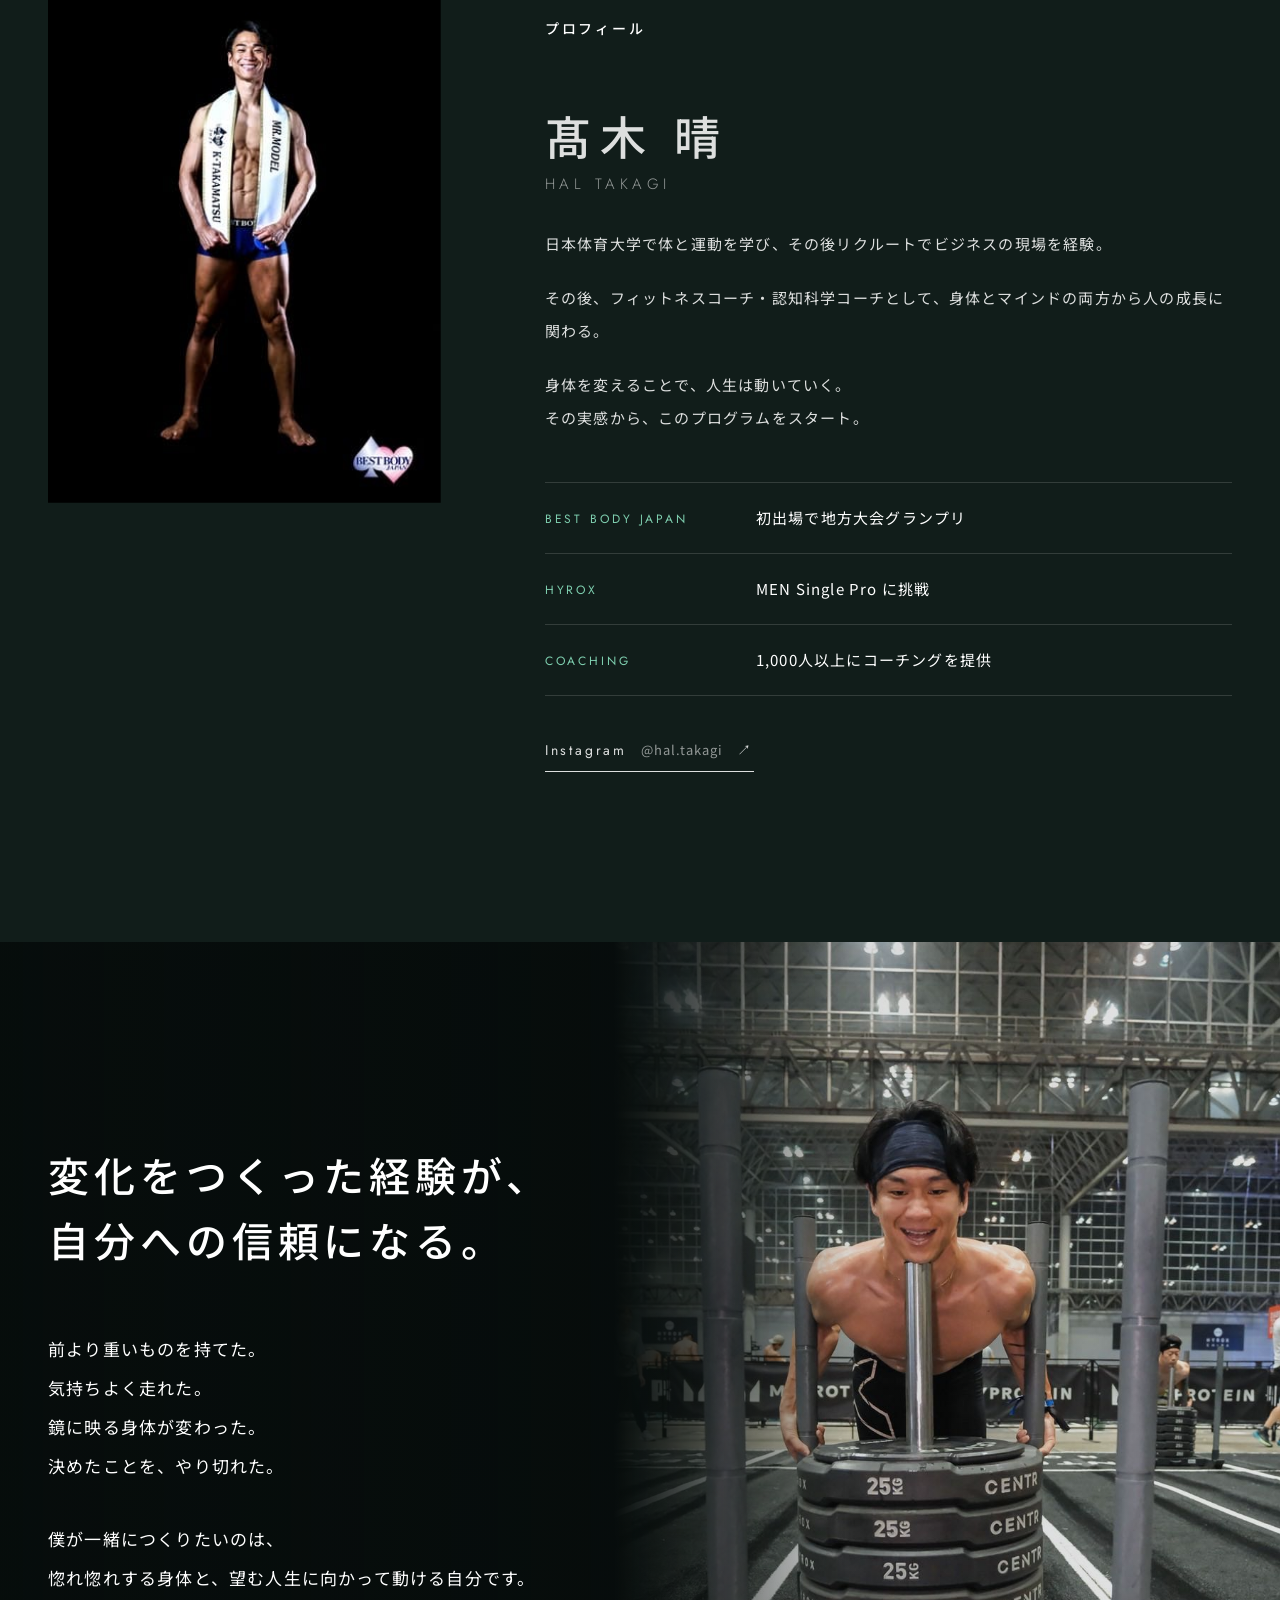
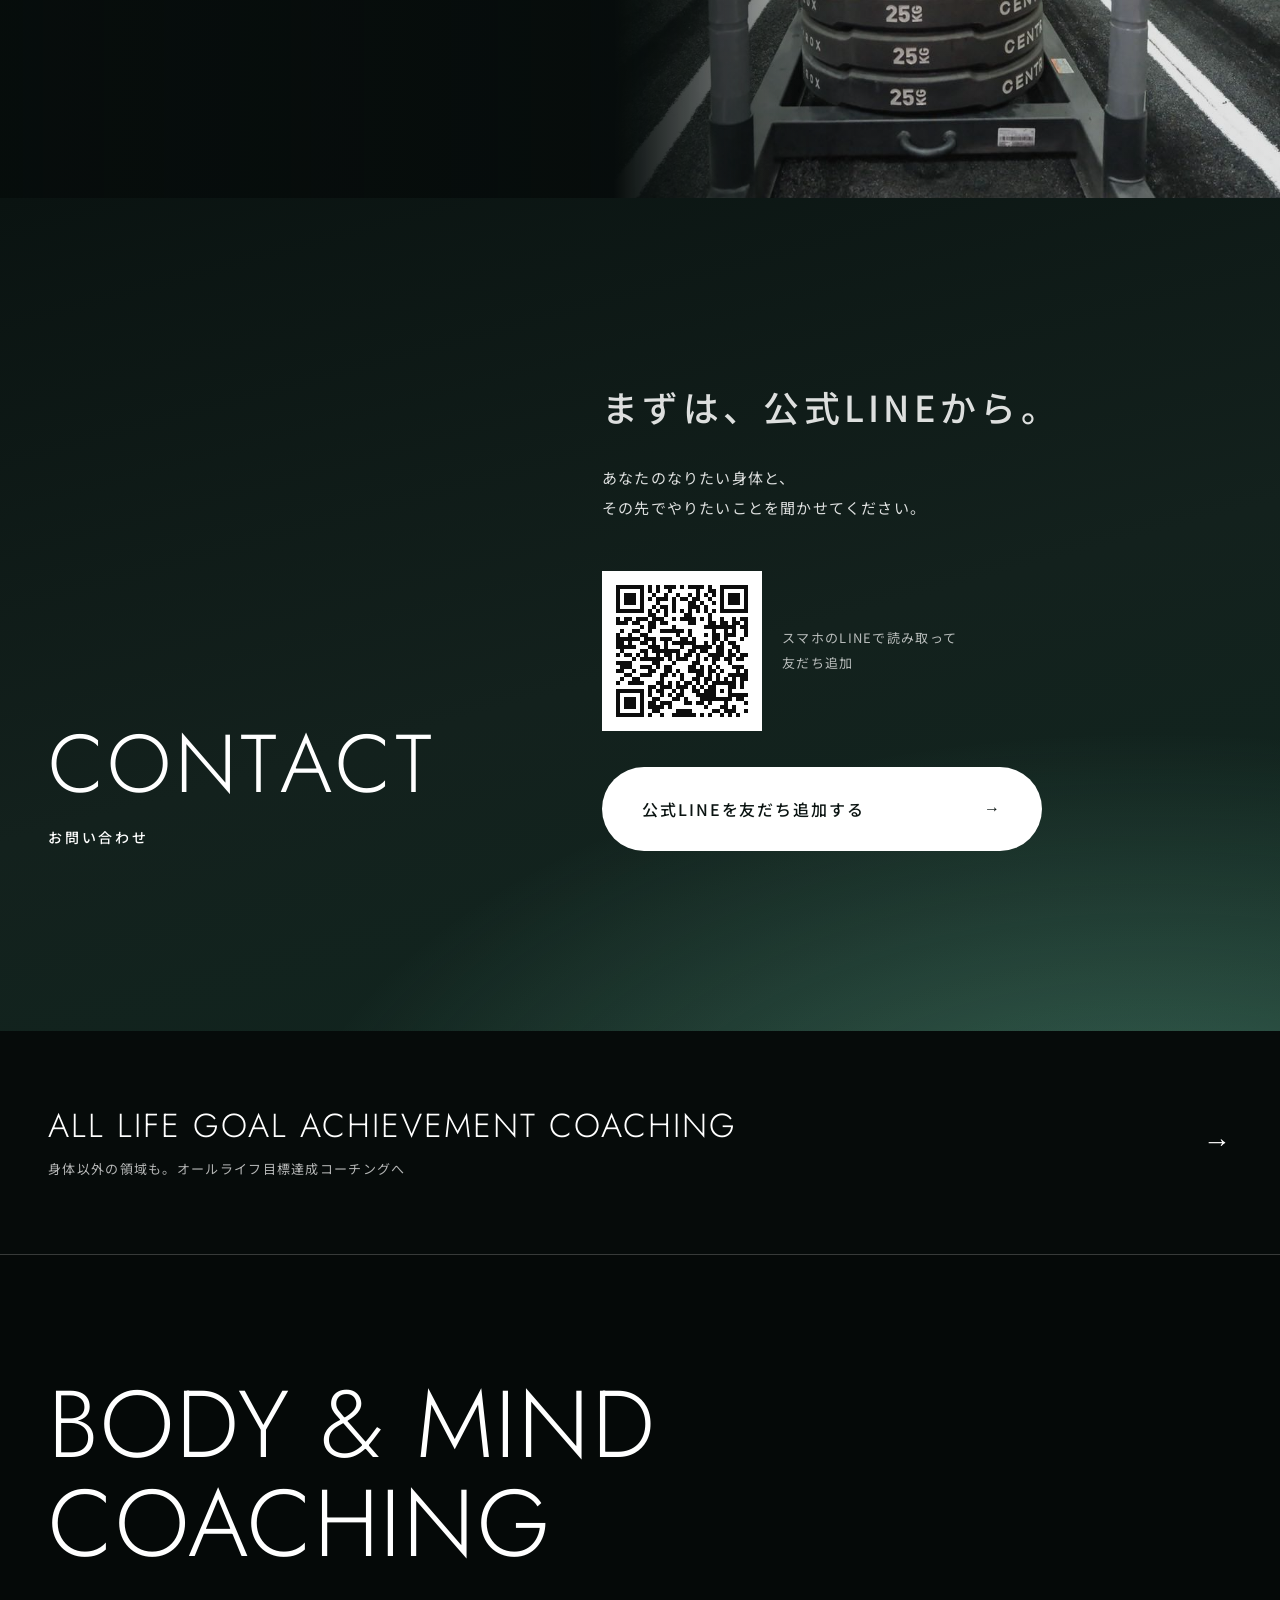
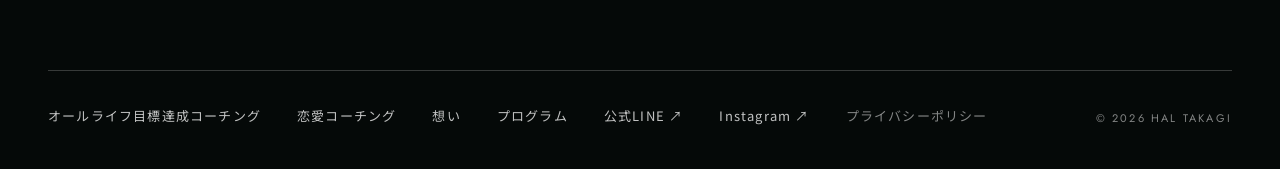
<file: fitness/index.html>
<!DOCTYPE html>
<html lang="ja">
<head>
  <meta charset="UTF-8">
  <meta name="viewport" content="width=device-width, initial-scale=1">
  <title>フィットネスコーチング | 髙木 晴</title>
  <meta name="description" content="身体を変えて、現実を動かす。身体を土台に、呼吸・感情・思考・信念までアプローチする、髙木晴のパーソナルフィットネスプログラム。">
  <meta property="og:title" content="フィットネスコーチング | 髙木 晴">
  <meta property="og:description" content="身体を変えて、現実を動かす。自分自身が心から惚れる身体をつくる、髙木晴のパーソナルプログラム。">
  <meta property="og:type" content="website">
  <meta property="og:image" content="../images/gallery-hyrox.jpg">
  <!-- Googleアナリティクス（設定は js/ga.js） -->
  <script async src="https://www.googletagmanager.com/gtag/js?id=G-GX3JL3MY73"></script>
  <script src="../js/ga.js?v=20261007"></script>
  <link rel="preconnect" href="https://fonts.googleapis.com">
  <link rel="preconnect" href="https://fonts.gstatic.com" crossorigin>
  <link href="https://fonts.googleapis.com/css2?family=Jost:wght@300;400;500&family=Noto+Sans+JP:wght@400;500;700&display=swap" rel="stylesheet">
  <link rel="stylesheet" href="../css/style.css?v=20261012">
</head>
<body class="page-fitness">

<!-- ============ HEADER ============ -->
<header class="header" id="header">
  <a href="../index.html" class="header__logo">
    <span class="header__logo-en">GOAL ACHIEVEMENT</span>
    <span class="header__logo-sub">by HAL TAKAGI</span>
  </a>
  <nav class="nav" id="nav">
    <ul class="nav__list">
      <li><a href="#why"><span class="nav__en">WHY</span><span class="nav__ja">想い</span></a></li>
      <li><a href="#program"><span class="nav__en">PROGRAM</span><span class="nav__ja">プログラム</span></a></li>
      <li><a href="#method"><span class="nav__en">METHOD</span><span class="nav__ja">進め方</span></a></li>
      <li><a href="#profile"><span class="nav__en">PROFILE</span><span class="nav__ja">プロフィール</span></a></li>
      <li><a href="../index.html"><span class="nav__en">ALL LIFE</span><span class="nav__ja">トップへ</span></a></li>
      <li class="nav__sp-line"><a href="#contact"><span class="nav__en">CONTACT</span><span class="nav__ja">公式LINE</span></a></li>
    </ul>
  </nav>
  <a href="#contact" class="header__line">公式LINE</a>
  <button class="menu-btn" id="menuBtn" aria-label="メニューを開く" aria-expanded="false" aria-controls="nav">
    <span></span><span></span>
  </button>
</header>

<main id="top">

  <!-- ============ HERO ============ -->
  <section class="hero hero--love hero--fitness">
    <div class="hero__bg">
      <img src="../images/gallery-hyrox.jpg" alt="" width="1044" height="1566">
    </div>
    <div class="hero__content">
      <p class="love-hero__label">SPECIALIZED COACHING</p>
      <h1 class="hero__title">
        <span class="mask"><span>BODY &amp;</span></span>
        <span class="mask"><span>MIND</span></span>
        <span class="mask"><span>COACHING</span></span>
      </h1>
      <p class="hero__copy">
        <span class="mask"><span>身体を変えて、</span></span>
        <span class="mask"><span>現実を動かす。</span></span>
      </p>
      <p class="hero__name"><span>フィットネスコーチ</span>髙木 晴</p>
    </div>
    <a href="#intro" class="hero__scroll" aria-label="下へスクロール">
      <span>SCROLL</span>
    </a>
  </section>

  <!-- ============ INTRO（概要） ============ -->
  <section class="fit-intro" id="intro">
    <div class="wrap fit-intro__inner">
      <p class="fit-intro__words" data-reveal-parent>
        <span class="mask"><span>カッコいい。美しい。</span></span>
        <span class="mask"><span>強い。動ける。</span></span>
      </p>
      <div class="fit-intro__body">
        <p class="fit-intro__lead" data-reveal>自分自身が心から惚れる身体をつくる。</p>
        <p data-reveal>身体を土台に、呼吸・感情・思考・信念までアプローチ。<br>理想を日々の行動に変えていくパーソナルプログラムです。</p>
      </div>
    </div>
  </section>

  <!-- ============ WHY ============ -->
  <section class="love-why" id="why">
    <div class="wrap love-why__inner">
      <div class="heading">
        <p class="heading__en js-letters">WHY</p>
        <h2 class="heading__ja" data-reveal>想い</h2>
      </div>
      <div class="love-why__body">
        <p class="love-why__lead" data-reveal-parent>
          <span class="mask"><span>どんな身体で、</span></span>
          <span class="mask"><span>一度きりの人生を生きたいですか。</span></span>
        </p>
        <p data-reveal>鏡に映る自分を見て、気分が上がる。<br>好きな服を着こなす。<br>海や山で、思いっきり遊ぶ。<br>仕事にも、趣味にも、夢中になれる。</p>
        <p data-reveal>見た目の美しさも、強さも、しなやかさも、動ける体力も。<br>僕自身は、全部にこだわりたいと思っています。</p>
        <p data-reveal>あなたは、どうでしょうか。</p>
      </div>
    </div>
  </section>

  <!-- ============ FOR YOU（こんな声に） ============ -->
  <section class="fit-voices">
    <div class="wrap">
      <p class="fit-voices__label" data-reveal>FOR YOU</p>
      <ul class="fit-voices__list">
        <li data-reveal>「やりたいのに、動けない」</li>
        <li data-reveal>「どうせ続かない」</li>
        <li data-reveal>「自分には無理だ」</li>
      </ul>
      <p class="fit-voices__body" data-reveal>そんなとき、何を感じ、何を信じているのか。本当はどうしたいのか。<br>身体を鍛えながら、自分を止めている“無意識の前提”を見直し、次の一歩を選んでいきます。</p>
    </div>
  </section>

  <!-- ============ PROGRAM（プログラムの内容） ============ -->
  <section class="love-themes" id="program">
    <div class="wrap">
      <div class="heading heading--light">
        <p class="heading__en js-letters">PROGRAM</p>
        <h2 class="heading__ja" data-reveal>プログラムの内容</h2>
      </div>
      <ol class="fit-themes">
        <li data-reveal>
          <p class="fit-themes__head"><span class="love-themes__num">01</span><span class="fit-themes__en">MOVE</span></p>
          <h3>ワークアウト</h3>
          <p>筋肉・姿勢・動きを整え、「理想の肉体」へ。見た目はもちろん、集中力と気分まで底上げする身体をつくります。</p>
        </li>
        <li data-reveal>
          <p class="fit-themes__head"><span class="love-themes__num">02</span><span class="fit-themes__en">EAT</span></p>
          <h3>食事法</h3>
          <p>眠気やイライラ、パフォーマンス低下の正体は、血糖の乱高下。一日中エネルギーが続く食べ方に変えます。</p>
        </li>
        <li data-reveal>
          <p class="fit-themes__head"><span class="love-themes__num">03</span><span class="fit-themes__en">BREATHE</span></p>
          <h3>ブレスワーク</h3>
          <p>深い呼吸と息止めを繰り返し、自律神経に自ら働きかける。意図的に「覚醒した状態」をつくれる身体へ。</p>
        </li>
        <li data-reveal>
          <p class="fit-themes__head"><span class="love-themes__num">04</span><span class="fit-themes__en">COLD</span></p>
          <h3>コールドトレーニング</h3>
          <p>冷刺激で自律神経が鍛えられ、ノルアドレナリンが高まる。ストレスから素早く回復できる、折れない心身をつくります。</p>
        </li>
      </ol>
    </div>
  </section>

  <!-- ============ METHOD ============ -->
  <section class="love-method" id="method">
    <div class="wrap">
      <div class="heading">
        <p class="heading__en js-letters">METHOD</p>
        <h2 class="heading__ja" data-reveal>進め方</h2>
      </div>
      <p class="love-method__lead" data-reveal>なりたい身体も、スタート地点も、一人ひとり違います。オールライフ目標達成コーチングと同じ4つのステップで、あなたの理想と今の状態から始めます。</p>
      <ol class="love-steps">
        <li data-reveal><p class="love-steps__num">01</p><h3>自己理解／現状認識</h3><p>運動経験や体力、身体の状態、生活のリズムを確かめる。</p></li>
        <li data-reveal><p class="love-steps__num">02</p><h3>GOAL設定</h3><p>なりたい身体と、その先でやりたいことを言葉にする。</p></li>
        <li data-reveal><p class="love-steps__num">03</p><h3>行動設計</h3><p>あなたに合うプログラムをつくり、日々の行動に落とし込む。</p></li>
        <li data-reveal><p class="love-steps__num">04</p><h3>習慣化</h3><p>変化に合わせて見直し、続けられる行動を積み重ねる。</p></li>
      </ol>
    </div>
  </section>

  <!-- ============ PROFILE（このプログラム向けの経歴と実績） ============ -->
  <section class="fit-profile" id="profile">
    <div class="wrap fit-profile__inner">
      <figure class="fit-profile__photo img-reveal">
        <img src="../images/profile.jpg" alt="ベストボディジャパン出場時の髙木晴" width="384" height="576" loading="lazy">
      </figure>
      <div class="fit-profile__main">
        <div class="heading">
          <p class="heading__en js-letters">PROFILE</p>
          <h2 class="heading__ja" data-reveal>プロフィール</h2>
        </div>
        <p class="profile__name" data-reveal>髙木 晴<span>HAL TAKAGI</span></p>
        <div class="fit-profile__story">
          <p data-reveal>日本体育大学で体と運動を学び、その後リクルートでビジネスの現場を経験。</p>
          <p data-reveal>その後、フィットネスコーチ・認知科学コーチとして、身体とマインドの両方から人の成長に関わる。</p>
          <p data-reveal>身体を変えることで、人生は動いていく。<br>その実感から、このプログラムをスタート。</p>
        </div>
        <ul class="fit-records" data-reveal>
          <li><span class="fit-records__en">BEST BODY JAPAN</span>初出場で地方大会グランプリ</li>
          <li><span class="fit-records__en">HYROX</span>MEN Single Pro に挑戦</li>
          <li><span class="fit-records__en">COACHING</span>1,000人以上にコーチングを提供</li>
        </ul>
        <a href="https://www.instagram.com/hal.takagi/" target="_blank" rel="noopener" class="ig-link profile__ig" data-reveal>Instagram<span>@hal.takagi</span><span class="ig-link__arrow" aria-hidden="true">↗</span></a>
      </div>
    </div>
  </section>

  <!-- ============ STATEMENT ============ -->
  <section class="fit-statement">
    <div class="fit-statement__bg" data-parallax="0.12">
      <img src="../images/gallery-sled.jpg" alt="" width="1044" height="1566" loading="lazy">
    </div>
    <div class="wrap fit-statement__inner">
      <p class="fit-statement__lead" data-reveal-parent>
        <span class="mask"><span>変化をつくった経験が、</span></span>
        <span class="mask"><span>自分への信頼になる。</span></span>
      </p>
      <p data-reveal>前より重いものを持てた。<br>気持ちよく走れた。<br>鏡に映る身体が変わった。<br>決めたことを、やり切れた。</p>
      <p data-reveal>僕が一緒につくりたいのは、<br>惚れ惚れする身体と、望む人生に向かって動ける自分です。</p>
    </div>
  </section>

  <!-- ============ CONTACT (公式LINE) ============ -->
  <section class="contact" id="contact">
    <div class="wrap contact__inner">
      <div class="heading">
        <p class="heading__en js-letters">CONTACT</p>
        <h2 class="heading__ja" data-reveal>お問い合わせ</h2>
      </div>
      <div class="contact__body">
        <p class="contact__lead" data-reveal-parent>
          <span class="mask"><span>まずは、公式LINEから。</span></span>
        </p>
        <p data-reveal>あなたのなりたい身体と、<br>その先でやりたいことを聞かせてください。</p>
        <div class="contact__actions" data-reveal>
          <figure class="line-qr">
            <img src="../images/line-qr-fitness.svg?v=20261010" alt="公式LINEの友だち追加用QRコード" width="160" height="160">
            <figcaption>スマホのLINEで読み取って<br>友だち追加</figcaption>
          </figure>
          <a href="https://line-harness.mgr-lab.workers.dev/r/hp-fittness" target="_blank" rel="noopener" class="line-btn">
            <span>公式LINEを友だち追加する</span>
            <span class="line-btn__arrow" aria-hidden="true">→</span>
          </a>
        </div>
      </div>
    </div>
  </section>

  <!-- ============ BACK TO ALL LIFE ============ -->
  <section class="love-back">
    <a href="../index.html" class="love-back__link wrap">
      <span class="love-back__label">ALL LIFE GOAL ACHIEVEMENT COACHING</span>
      <span class="love-back__ja">身体以外の領域も。オールライフ目標達成コーチングへ</span>
      <span class="love-back__arrow" aria-hidden="true">→</span>
    </a>
  </section>

</main>

<!-- スマホ用：画面下に固定の公式LINEボタン -->
<a href="https://line-harness.mgr-lab.workers.dev/r/hp-fittness" target="_blank" rel="noopener" class="line-float" id="lineFloat">相談する<span aria-hidden="true">→</span></a>

<!-- ============ FOOTER ============ -->
<footer class="footer">
  <div class="wrap">
    <p class="footer__big">BODY &amp; MIND<br>COACHING</p>
    <div class="footer__bottom">
      <ul class="footer__nav">
        <li><a href="../index.html">オールライフ目標達成コーチング</a></li>
        <li><a href="../love/index.html">恋愛コーチング</a></li>
        <li><a href="#why">想い</a></li>
        <li><a href="#program">プログラム</a></li>
        <li><a href="https://line-harness.mgr-lab.workers.dev/r/hp-fittness" target="_blank" rel="noopener">公式LINE ↗</a></li>
        <li><a href="https://www.instagram.com/hal.takagi/" target="_blank" rel="noopener">Instagram ↗</a></li>
        <li><a href="../privacy/index.html" class="footer__legal">プライバシーポリシー</a></li>
      </ul>
      <p class="footer__rights">&copy; <span id="year"></span> HAL TAKAGI</p>
    </div>
  </div>
</footer>

<script src="../js/main.js?v=20261007"></script>
</body>
</html>
</file>
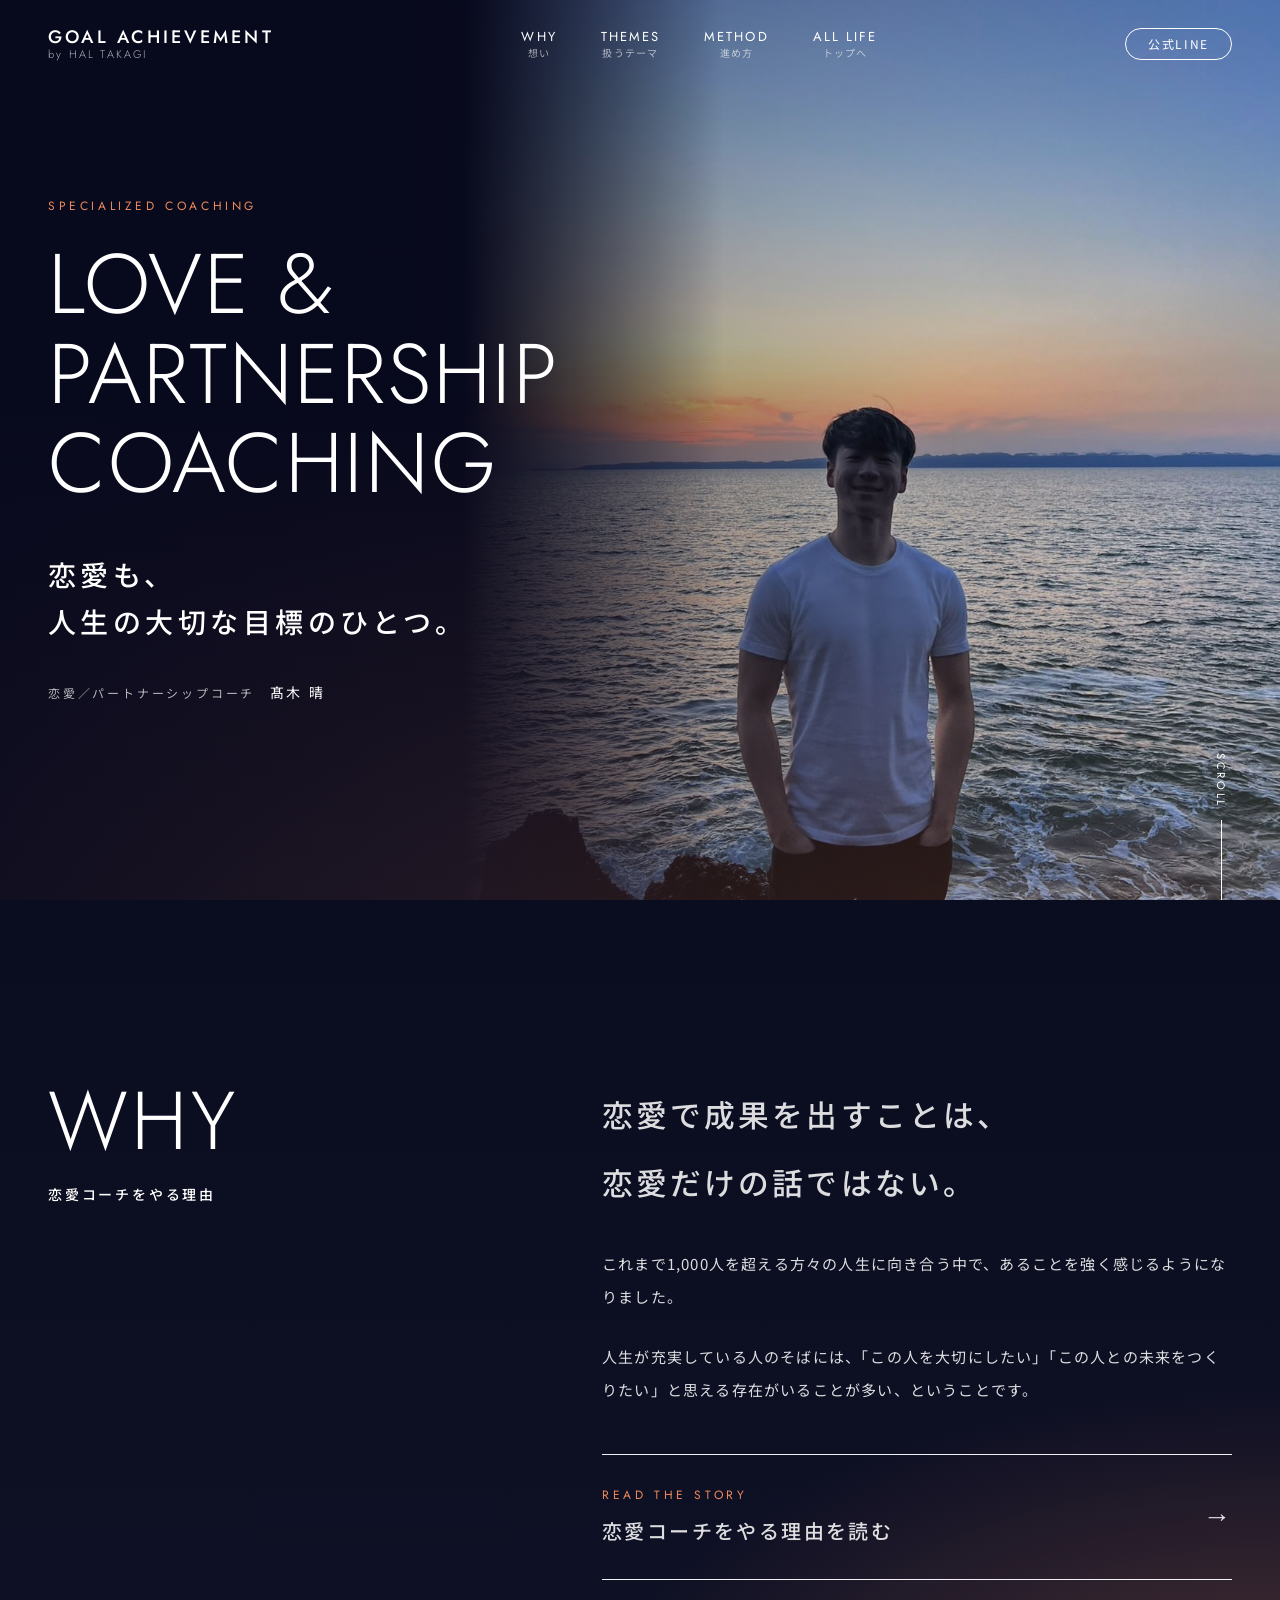
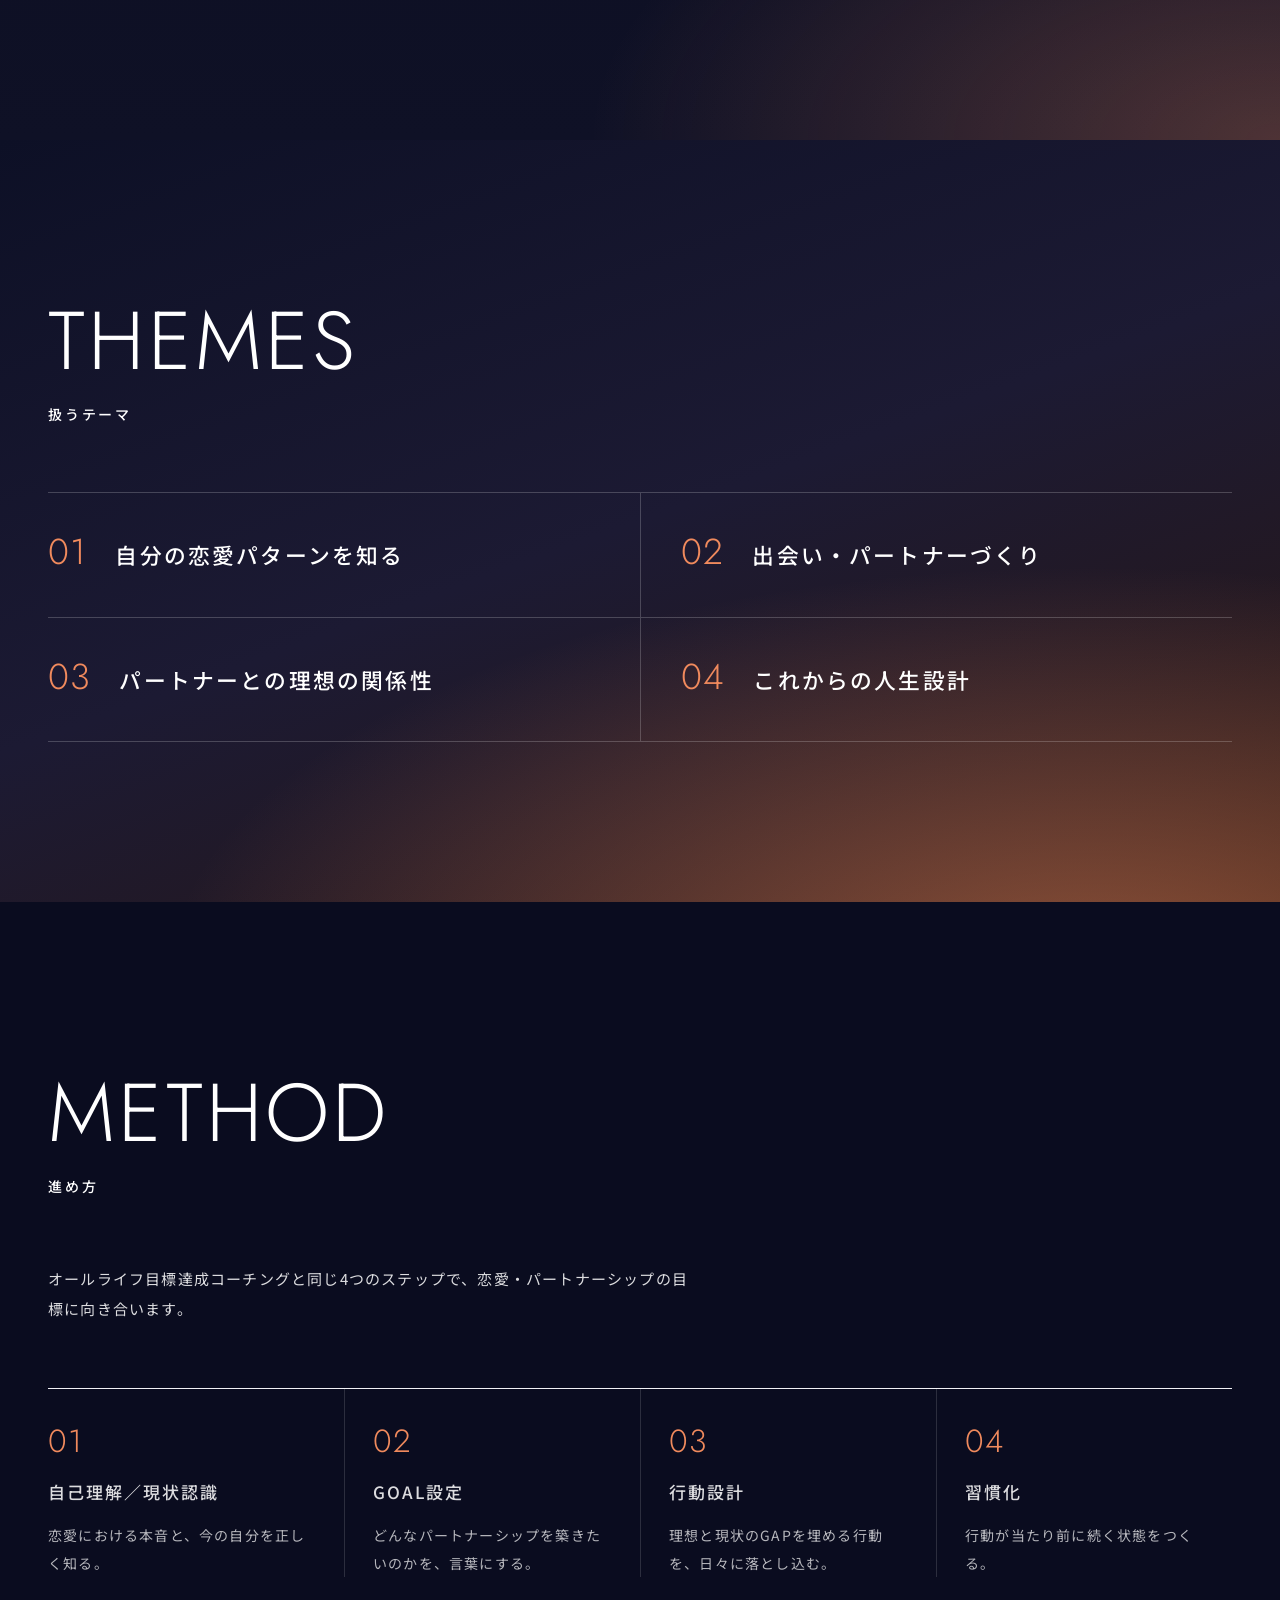
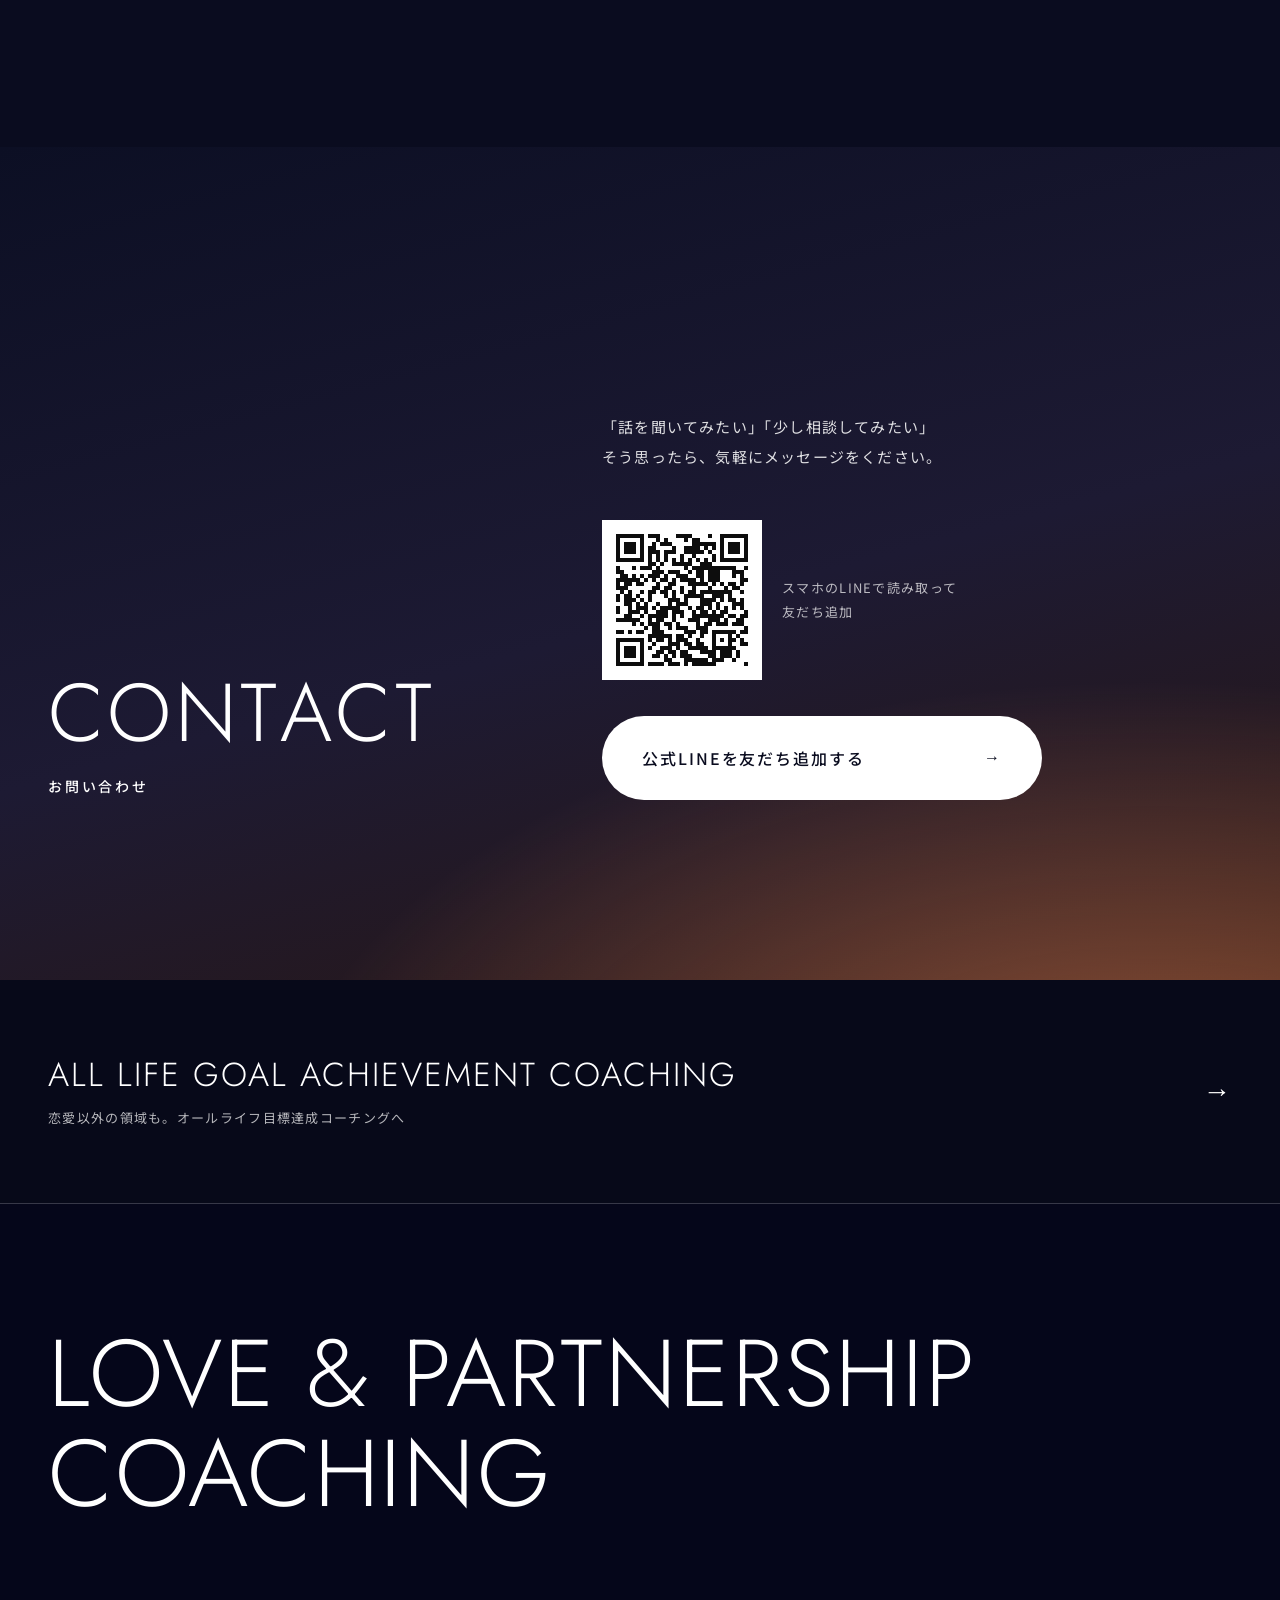
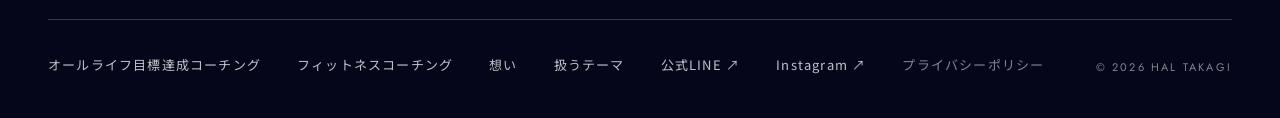
<file: love/index.html>
<!DOCTYPE html>
<html lang="ja">
<head>
  <meta charset="UTF-8">
  <meta name="viewport" content="width=device-width, initial-scale=1">
  <title>恋愛・パートナーシップコーチング | 髙木 晴</title>
  <meta name="description" content="恋愛も、人生の大切な目標のひとつ。オールライフ目標達成コーチ・髙木晴による、恋愛・パートナーシップに特化したコーチング。">
  <meta property="og:title" content="恋愛・パートナーシップコーチング | 髙木 晴">
  <meta property="og:description" content="恋愛も、人生の大切な目標のひとつ。髙木晴による恋愛・パートナーシップコーチング。">
  <meta property="og:type" content="website">
  <meta property="og:image" content="../images/hero.jpg">
  <!-- Googleアナリティクス（設定は js/ga.js） -->
  <script async src="https://www.googletagmanager.com/gtag/js?id=G-GX3JL3MY73"></script>
  <script src="../js/ga.js?v=20261007"></script>
  <link rel="preconnect" href="https://fonts.googleapis.com">
  <link rel="preconnect" href="https://fonts.gstatic.com" crossorigin>
  <link href="https://fonts.googleapis.com/css2?family=Jost:wght@300;400;500&family=Noto+Sans+JP:wght@400;500;700&display=swap" rel="stylesheet">
  <link rel="stylesheet" href="../css/style.css?v=20261012">
</head>
<body class="page-love">

<!-- ============ HEADER ============ -->
<header class="header" id="header">
  <a href="../index.html" class="header__logo">
    <span class="header__logo-en">GOAL ACHIEVEMENT</span>
    <span class="header__logo-sub">by HAL TAKAGI</span>
  </a>
  <nav class="nav" id="nav">
    <ul class="nav__list">
      <li><a href="#why"><span class="nav__en">WHY</span><span class="nav__ja">想い</span></a></li>
      <li><a href="#themes"><span class="nav__en">THEMES</span><span class="nav__ja">扱うテーマ</span></a></li>
      <li><a href="#method"><span class="nav__en">METHOD</span><span class="nav__ja">進め方</span></a></li>
      <li><a href="../index.html"><span class="nav__en">ALL LIFE</span><span class="nav__ja">トップへ</span></a></li>
      <li class="nav__sp-line"><a href="#contact"><span class="nav__en">CONTACT</span><span class="nav__ja">公式LINE</span></a></li>
    </ul>
  </nav>
  <a href="#contact" class="header__line">公式LINE</a>
  <button class="menu-btn" id="menuBtn" aria-label="メニューを開く" aria-expanded="false" aria-controls="nav">
    <span></span><span></span>
  </button>
</header>

<main id="top">

  <!-- ============ HERO ============ -->
  <section class="hero hero--love">
    <div class="hero__bg">
      <img src="../images/hero.jpg" alt="" width="1108" height="1477">
    </div>
    <div class="hero__content">
      <p class="love-hero__label">SPECIALIZED COACHING</p>
      <h1 class="hero__title">
        <span class="mask"><span>LOVE &amp;</span></span>
        <span class="mask"><span>PARTNERSHIP</span></span>
        <span class="mask"><span>COACHING</span></span>
      </h1>
      <p class="hero__copy">
        <span class="mask"><span>恋愛も、</span></span>
        <span class="mask"><span>人生の大切な目標のひとつ。</span></span>
      </p>
      <p class="hero__name"><span>恋愛／パートナーシップコーチ</span>髙木 晴</p>
    </div>
    <a href="#why" class="hero__scroll" aria-label="下へスクロール">
      <span>SCROLL</span>
    </a>
  </section>

  <!-- ============ WHY ============ -->
  <section class="love-why" id="why">
    <div class="wrap love-why__inner">
      <div class="heading">
        <p class="heading__en js-letters">WHY</p>
        <h2 class="heading__ja" data-reveal>恋愛コーチをやる理由</h2>
      </div>
      <div class="love-why__body">
        <!-- 要約は本文（story/）からの抜粋。詳しい話は story/ ページへ -->
        <p class="love-why__lead" data-reveal-parent>
          <span class="mask"><span>恋愛で成果を出すことは、</span></span>
          <span class="mask"><span>恋愛だけの話ではない。</span></span>
        </p>
        <p data-reveal>これまで1,000人を超える方々の人生に向き合う中で、あることを強く感じるようになりました。</p>
        <p data-reveal>人生が充実している人のそばには、「この人を大切にしたい」「この人との未来をつくりたい」と思える存在がいることが多い、ということです。</p>
        <a href="story/index.html" class="story-link" data-reveal>
          <span class="story-link__label">READ THE STORY</span>
          <span class="story-link__ja">恋愛コーチをやる理由を読む</span>
          <span class="story-link__arrow" aria-hidden="true">→</span>
        </a>
      </div>
    </div>
  </section>

  <!-- ============ THEMES ============ -->
  <section class="love-themes" id="themes">
    <div class="wrap">
      <div class="heading heading--light">
        <p class="heading__en js-letters">THEMES</p>
        <h2 class="heading__ja" data-reveal>扱うテーマ</h2>
      </div>
      <ol class="love-themes__list">
        <li data-reveal><span class="love-themes__num">01</span><p>自分の恋愛パターンを知る</p></li>
        <li data-reveal><span class="love-themes__num">02</span><p>出会い・パートナーづくり</p></li>
        <li data-reveal><span class="love-themes__num">03</span><p>パートナーとの理想の関係性</p></li>
        <li data-reveal><span class="love-themes__num">04</span><p>これからの人生設計</p></li>
      </ol>
    </div>
  </section>

  <!-- ============ METHOD ============ -->
  <section class="love-method" id="method">
    <div class="wrap">
      <div class="heading">
        <p class="heading__en js-letters">METHOD</p>
        <h2 class="heading__ja" data-reveal>進め方</h2>
      </div>
      <p class="love-method__lead" data-reveal>オールライフ目標達成コーチングと同じ4つのステップで、恋愛・パートナーシップの目標に向き合います。</p>
      <ol class="love-steps">
        <li data-reveal><p class="love-steps__num">01</p><h3>自己理解／現状認識</h3><p>恋愛における本音と、今の自分を正しく知る。</p></li>
        <li data-reveal><p class="love-steps__num">02</p><h3>GOAL設定</h3><p>どんなパートナーシップを築きたいのかを、言葉にする。</p></li>
        <li data-reveal><p class="love-steps__num">03</p><h3>行動設計</h3><p>理想と現状のGAPを埋める行動を、日々に落とし込む。</p></li>
        <li data-reveal><p class="love-steps__num">04</p><h3>習慣化</h3><p>行動が当たり前に続く状態をつくる。</p></li>
      </ol>
    </div>
  </section>

  <!-- ============ CONTACT (公式LINE) ============ -->
  <section class="contact" id="contact">
    <div class="wrap contact__inner">
      <div class="heading">
        <p class="heading__en js-letters">CONTACT</p>
        <h2 class="heading__ja" data-reveal>お問い合わせ</h2>
      </div>
      <div class="contact__body">
        <p class="contact__lead" data-reveal-parent>
          <span class="mask"><span>まずは、公式LINEから。</span></span>
        </p>
        <p data-reveal>「話を聞いてみたい」「少し相談してみたい」<br>そう思ったら、気軽にメッセージをください。</p>
        <div class="contact__actions" data-reveal>
          <figure class="line-qr">
            <img src="../images/line-qr-love.svg" alt="公式LINEの友だち追加用QRコード" width="160" height="160">
            <figcaption>スマホのLINEで読み取って<br>友だち追加</figcaption>
          </figure>
          <a href="https://line-harness.mgr-lab.workers.dev/r/hp-love" target="_blank" rel="noopener" class="line-btn">
            <span>公式LINEを友だち追加する</span>
            <span class="line-btn__arrow" aria-hidden="true">→</span>
          </a>
        </div>
      </div>
    </div>
  </section>

  <!-- ============ BACK TO ALL LIFE ============ -->
  <section class="love-back">
    <a href="../index.html" class="love-back__link wrap">
      <span class="love-back__label">ALL LIFE GOAL ACHIEVEMENT COACHING</span>
      <span class="love-back__ja">恋愛以外の領域も。オールライフ目標達成コーチングへ</span>
      <span class="love-back__arrow" aria-hidden="true">→</span>
    </a>
  </section>

</main>

<!-- スマホ用：画面下に固定の公式LINEボタン -->
<a href="https://line-harness.mgr-lab.workers.dev/r/hp-love" target="_blank" rel="noopener" class="line-float" id="lineFloat">相談する<span aria-hidden="true">→</span></a>

<!-- ============ FOOTER ============ -->
<footer class="footer">
  <div class="wrap">
    <p class="footer__big">LOVE &amp; PARTNERSHIP<br>COACHING</p>
    <div class="footer__bottom">
      <ul class="footer__nav">
        <li><a href="../index.html">オールライフ目標達成コーチング</a></li>
        <li><a href="../fitness/index.html">フィットネスコーチング</a></li>
        <li><a href="#why">想い</a></li>
        <li><a href="#themes">扱うテーマ</a></li>
        <li><a href="https://line-harness.mgr-lab.workers.dev/r/hp-love" target="_blank" rel="noopener">公式LINE ↗</a></li>
        <li><a href="https://www.instagram.com/hal.takagi/" target="_blank" rel="noopener">Instagram ↗</a></li>
        <li><a href="../privacy/index.html" class="footer__legal">プライバシーポリシー</a></li>
      </ul>
      <p class="footer__rights">&copy; <span id="year"></span> HAL TAKAGI</p>
    </div>
  </div>
</footer>

<script src="../js/main.js?v=20261007"></script>
</body>
</html>
</file>
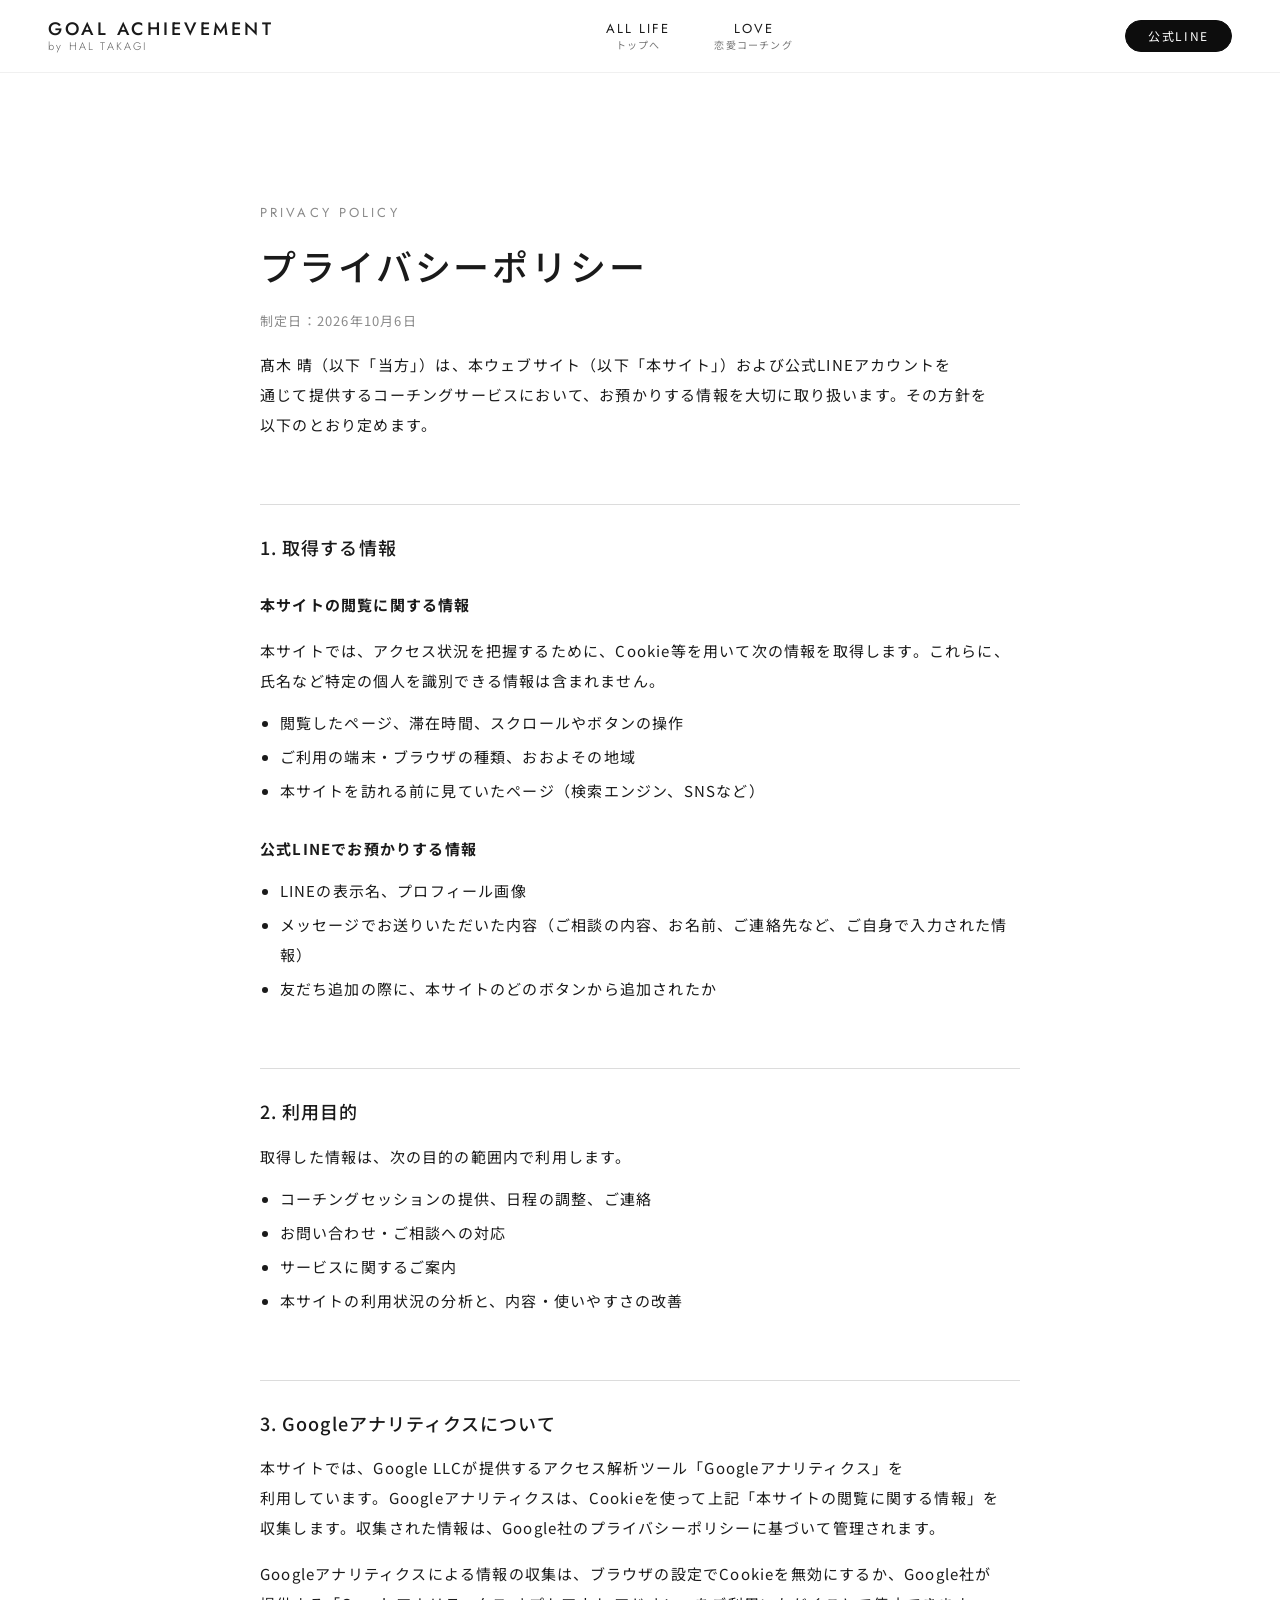
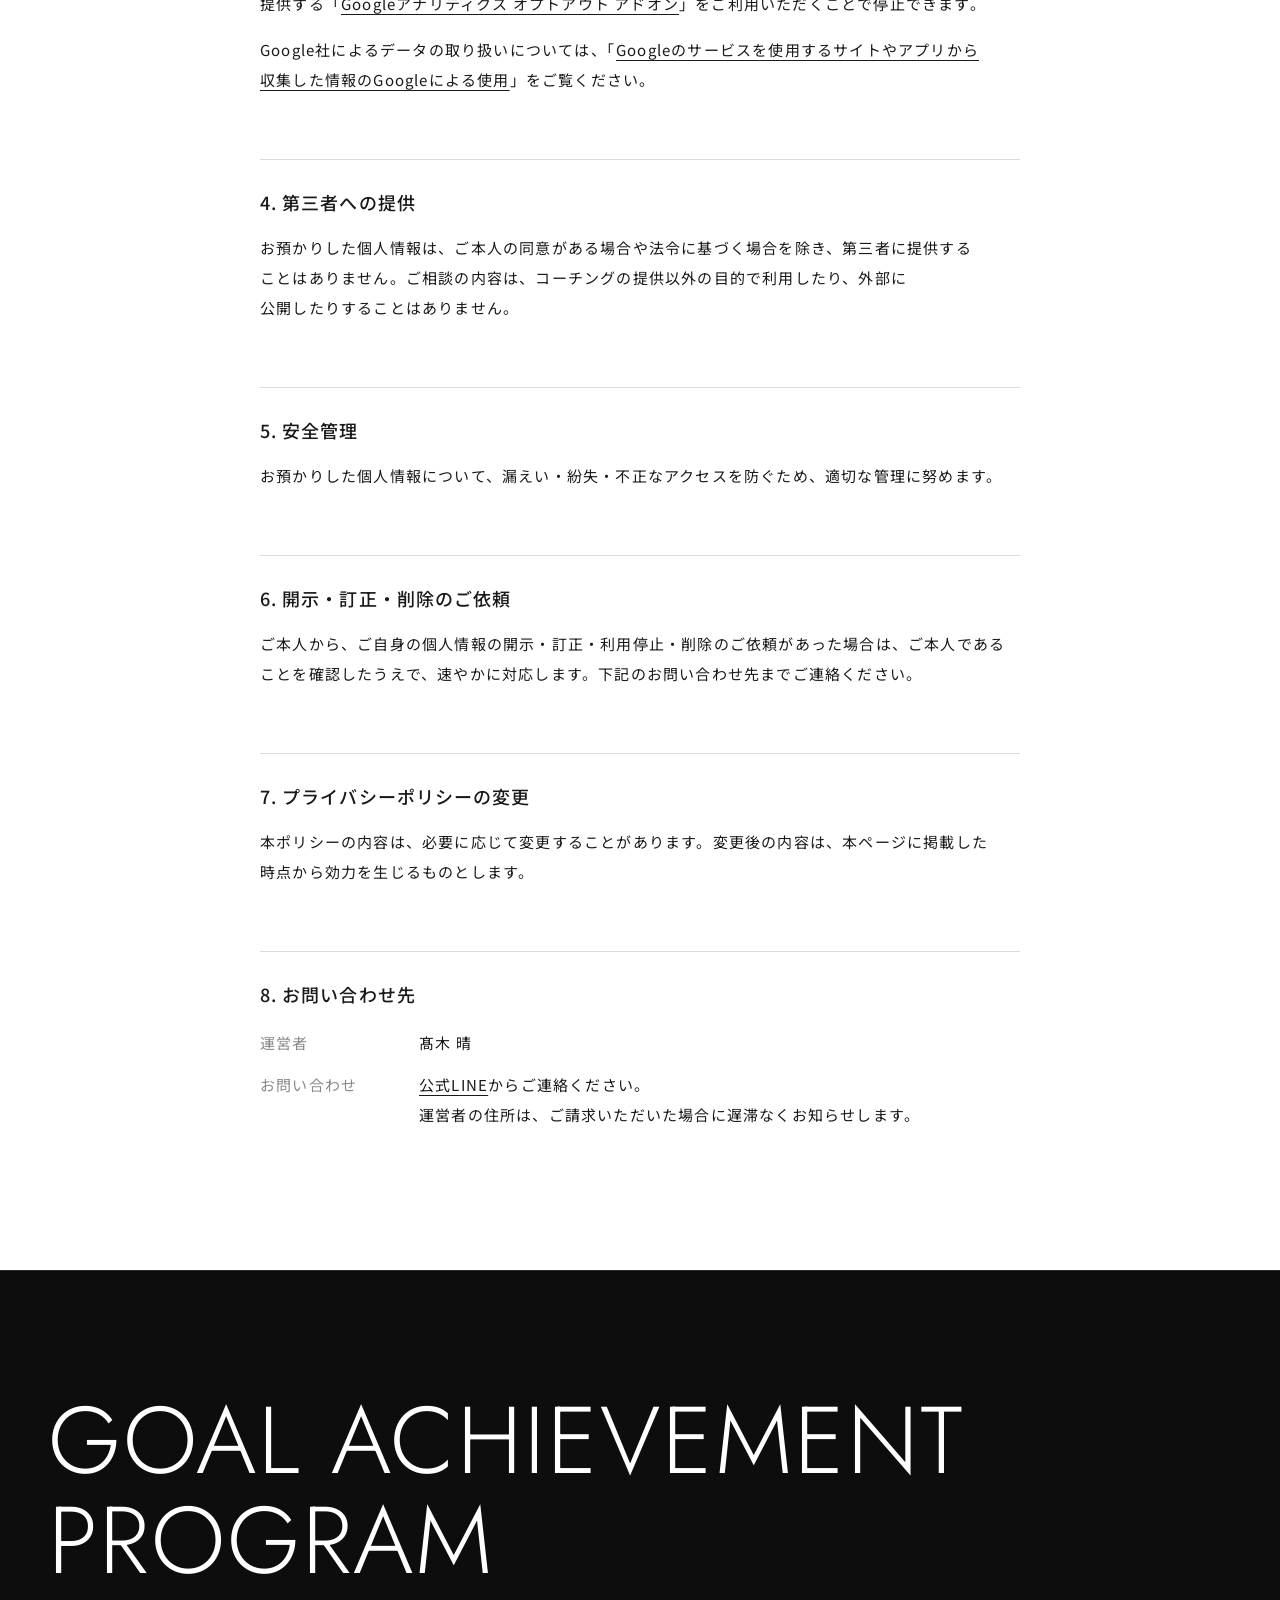
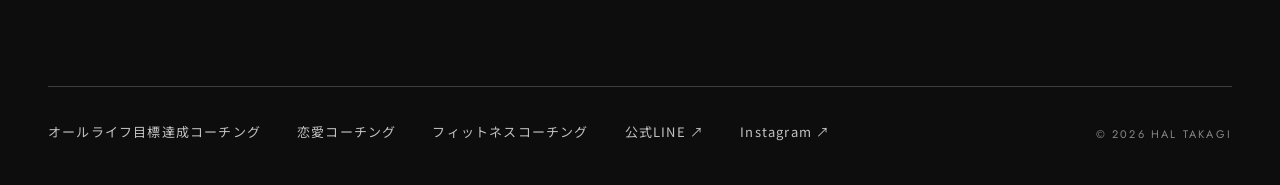
<file: privacy/index.html>
<!DOCTYPE html>
<html lang="ja">
<head>
  <meta charset="UTF-8">
  <meta name="viewport" content="width=device-width, initial-scale=1">
  <title>プライバシーポリシー | 髙木 晴</title>
  <meta name="description" content="髙木晴のウェブサイトおよび公式LINEにおける、個人情報とアクセス情報の取り扱いについて。">
  <meta name="robots" content="noindex">
  <!-- Googleアナリティクス（設定は js/ga.js） -->
  <script async src="https://www.googletagmanager.com/gtag/js?id=G-GX3JL3MY73"></script>
  <script src="../js/ga.js?v=20261007"></script>
  <link rel="preconnect" href="https://fonts.googleapis.com">
  <link rel="preconnect" href="https://fonts.gstatic.com" crossorigin>
  <link href="https://fonts.googleapis.com/css2?family=Jost:wght@300;400;500&family=Noto+Sans+JP:wght@400;500;700&display=swap" rel="stylesheet">
  <link rel="stylesheet" href="../css/style.css?v=20261012">
</head>
<body class="page-legal">

<!-- ============ HEADER ============ -->
<header class="header" id="header">
  <a href="../index.html" class="header__logo">
    <span class="header__logo-en">GOAL ACHIEVEMENT</span>
    <span class="header__logo-sub">by HAL TAKAGI</span>
  </a>
  <nav class="nav" id="nav">
    <ul class="nav__list">
      <li><a href="../index.html"><span class="nav__en">ALL LIFE</span><span class="nav__ja">トップへ</span></a></li>
      <li><a href="../love/index.html"><span class="nav__en">LOVE</span><span class="nav__ja">恋愛コーチング</span></a></li>
      <li class="nav__sp-line"><a href="https://line-harness.mgr-lab.workers.dev/r/hp-kyotu" target="_blank" rel="noopener"><span class="nav__en">CONTACT</span><span class="nav__ja">公式LINE</span></a></li>
    </ul>
  </nav>
  <a href="https://line-harness.mgr-lab.workers.dev/r/hp-kyotu" target="_blank" rel="noopener" class="header__line">公式LINE</a>
  <button class="menu-btn" id="menuBtn" aria-label="メニューを開く" aria-expanded="false" aria-controls="nav">
    <span></span><span></span>
  </button>
</header>

<main id="top">
  <article class="legal">
    <div class="legal__inner">
      <p class="legal__en">PRIVACY POLICY</p>
      <h1 class="legal__title">プライバシーポリシー</h1>
      <p class="legal__date">制定日：2026年10月6日</p>

      <p class="legal__lead">髙木 晴（以下「当方」）は、本ウェブサイト（以下「本サイト」）および公式LINEアカウントを通じて提供するコーチングサービスにおいて、お預かりする情報を大切に取り扱います。その方針を以下のとおり定めます。</p>

      <h2>1. 取得する情報</h2>
      <h3>本サイトの閲覧に関する情報</h3>
      <p>本サイトでは、アクセス状況を把握するために、Cookie等を用いて次の情報を取得します。これらに、氏名など特定の個人を識別できる情報は含まれません。</p>
      <ul>
        <li>閲覧したページ、滞在時間、スクロールやボタンの操作</li>
        <li>ご利用の端末・ブラウザの種類、おおよその地域</li>
        <li>本サイトを訪れる前に見ていたページ（検索エンジン、SNSなど）</li>
      </ul>
      <h3>公式LINEでお預かりする情報</h3>
      <ul>
        <li>LINEの表示名、プロフィール画像</li>
        <li>メッセージでお送りいただいた内容（ご相談の内容、お名前、ご連絡先など、ご自身で入力された情報）</li>
        <li>友だち追加の際に、本サイトのどのボタンから追加されたか</li>
      </ul>

      <h2>2. 利用目的</h2>
      <p>取得した情報は、次の目的の範囲内で利用します。</p>
      <ul>
        <li>コーチングセッションの提供、日程の調整、ご連絡</li>
        <li>お問い合わせ・ご相談への対応</li>
        <li>サービスに関するご案内</li>
        <li>本サイトの利用状況の分析と、内容・使いやすさの改善</li>
      </ul>

      <h2>3. Googleアナリティクスについて</h2>
      <p>本サイトでは、Google LLCが提供するアクセス解析ツール「Googleアナリティクス」を利用しています。Googleアナリティクスは、Cookieを使って上記「本サイトの閲覧に関する情報」を収集します。収集された情報は、Google社のプライバシーポリシーに基づいて管理されます。</p>
      <p>Googleアナリティクスによる情報の収集は、ブラウザの設定でCookieを無効にするか、Google社が提供する「<a href="https://tools.google.com/dlpage/gaoptout?hl=ja" target="_blank" rel="noopener">Googleアナリティクス オプトアウト アドオン</a>」をご利用いただくことで停止できます。</p>
      <p>Google社によるデータの取り扱いについては、「<a href="https://policies.google.com/technologies/partner-sites?hl=ja" target="_blank" rel="noopener">Googleのサービスを使用するサイトやアプリから収集した情報のGoogleによる使用</a>」をご覧ください。</p>

      <h2>4. 第三者への提供</h2>
      <p>お預かりした個人情報は、ご本人の同意がある場合や法令に基づく場合を除き、第三者に提供することはありません。ご相談の内容は、コーチングの提供以外の目的で利用したり、外部に公開したりすることはありません。</p>

      <h2>5. 安全管理</h2>
      <p>お預かりした個人情報について、漏えい・紛失・不正なアクセスを防ぐため、適切な管理に努めます。</p>

      <h2>6. 開示・訂正・削除のご依頼</h2>
      <p>ご本人から、ご自身の個人情報の開示・訂正・利用停止・削除のご依頼があった場合は、ご本人であることを確認したうえで、速やかに対応します。下記のお問い合わせ先までご連絡ください。</p>

      <h2>7. プライバシーポリシーの変更</h2>
      <p>本ポリシーの内容は、必要に応じて変更することがあります。変更後の内容は、本ページに掲載した時点から効力を生じるものとします。</p>

      <h2>8. お問い合わせ先</h2>
      <dl class="legal__info">
        <dt>運営者</dt>
        <dd>髙木 晴</dd>
        <dt>お問い合わせ</dt>
        <dd><a href="https://line-harness.mgr-lab.workers.dev/r/hp-kyotu" target="_blank" rel="noopener">公式LINE</a>からご連絡ください。<br>運営者の住所は、ご請求いただいた場合に遅滞なくお知らせします。</dd>
      </dl>
    </div>
  </article>
</main>

<!-- ============ FOOTER ============ -->
<footer class="footer">
  <div class="wrap">
    <p class="footer__big">GOAL ACHIEVEMENT<br>PROGRAM</p>
    <div class="footer__bottom">
      <ul class="footer__nav">
        <li><a href="../index.html">オールライフ目標達成コーチング</a></li>
        <li><a href="../love/index.html">恋愛コーチング</a></li>
        <li><a href="../fitness/index.html">フィットネスコーチング</a></li>
        <li><a href="https://line-harness.mgr-lab.workers.dev/r/hp-kyotu" target="_blank" rel="noopener">公式LINE ↗</a></li>
        <li><a href="https://www.instagram.com/hal.takagi/" target="_blank" rel="noopener">Instagram ↗</a></li>
      </ul>
      <p class="footer__rights">&copy; <span id="year"></span> HAL TAKAGI</p>
    </div>
  </div>
</footer>

<script src="../js/main.js?v=20261007"></script>
</body>
</html>
</file>
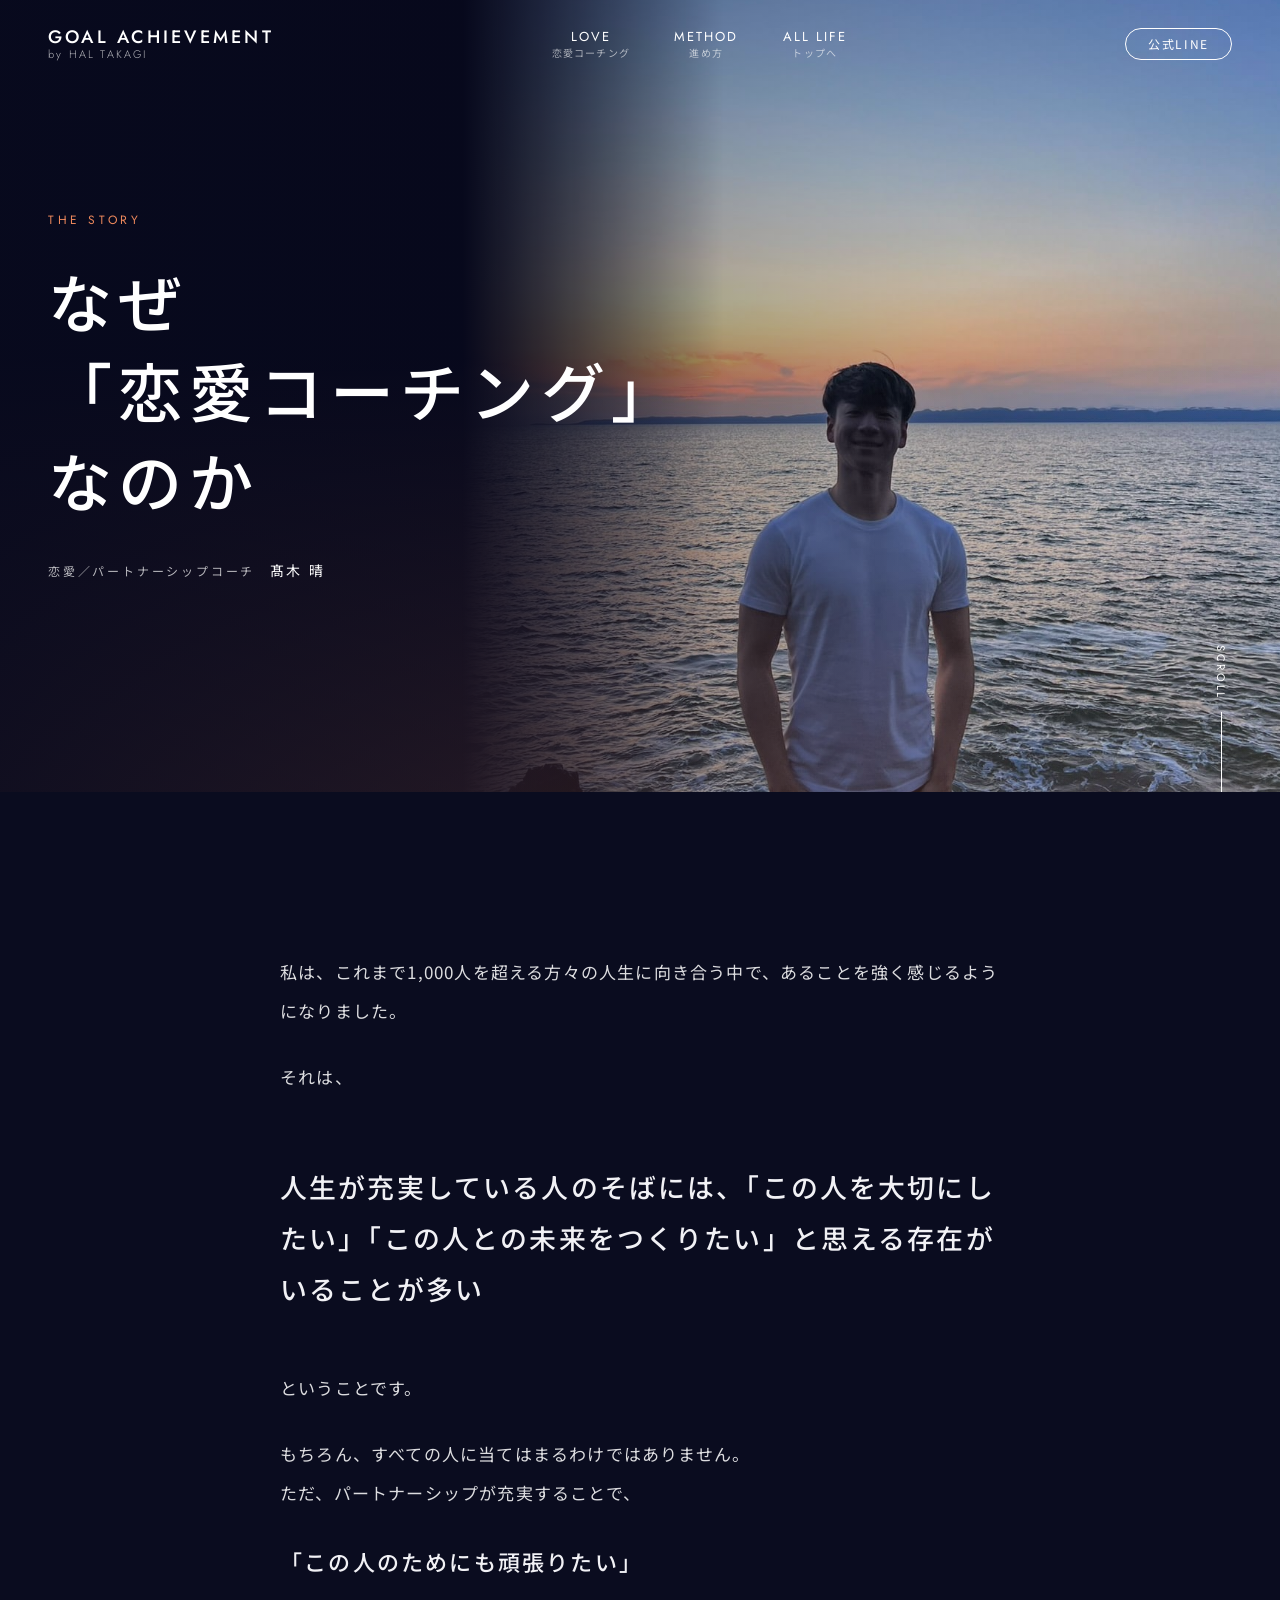
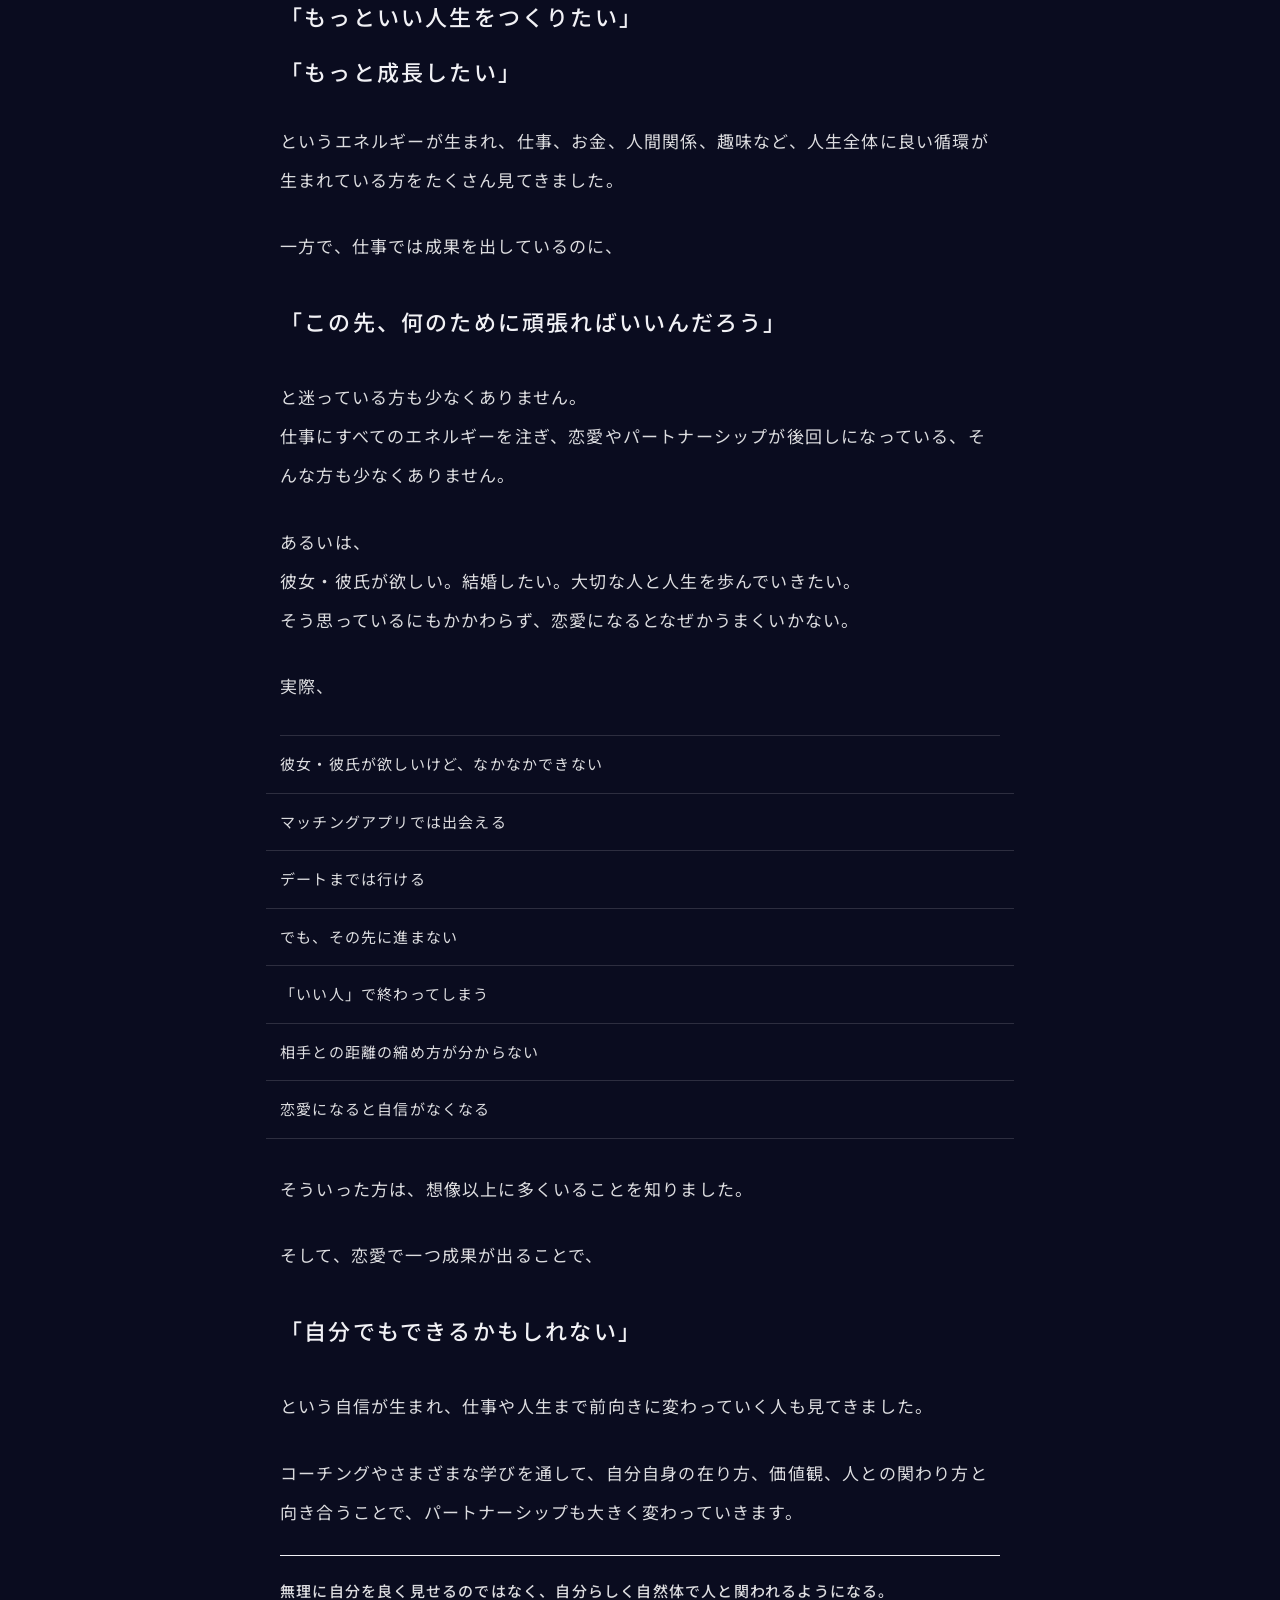
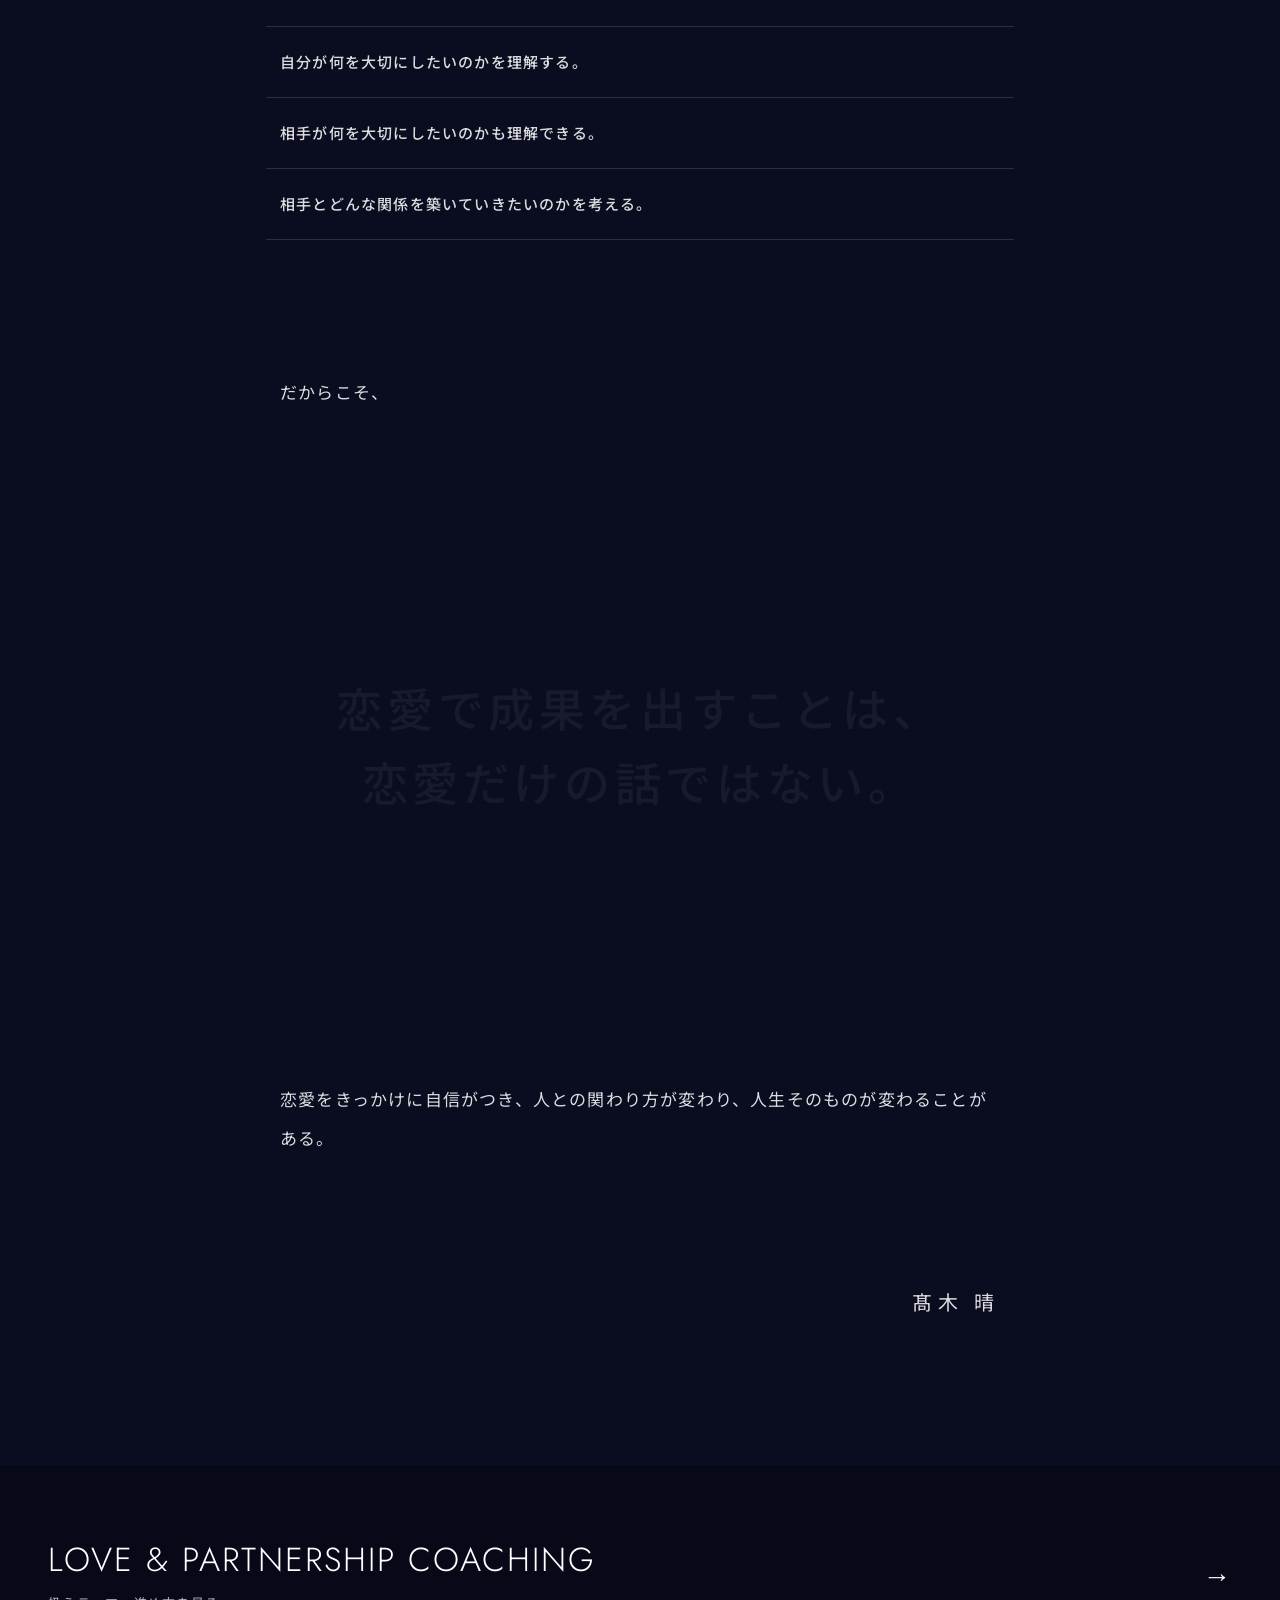
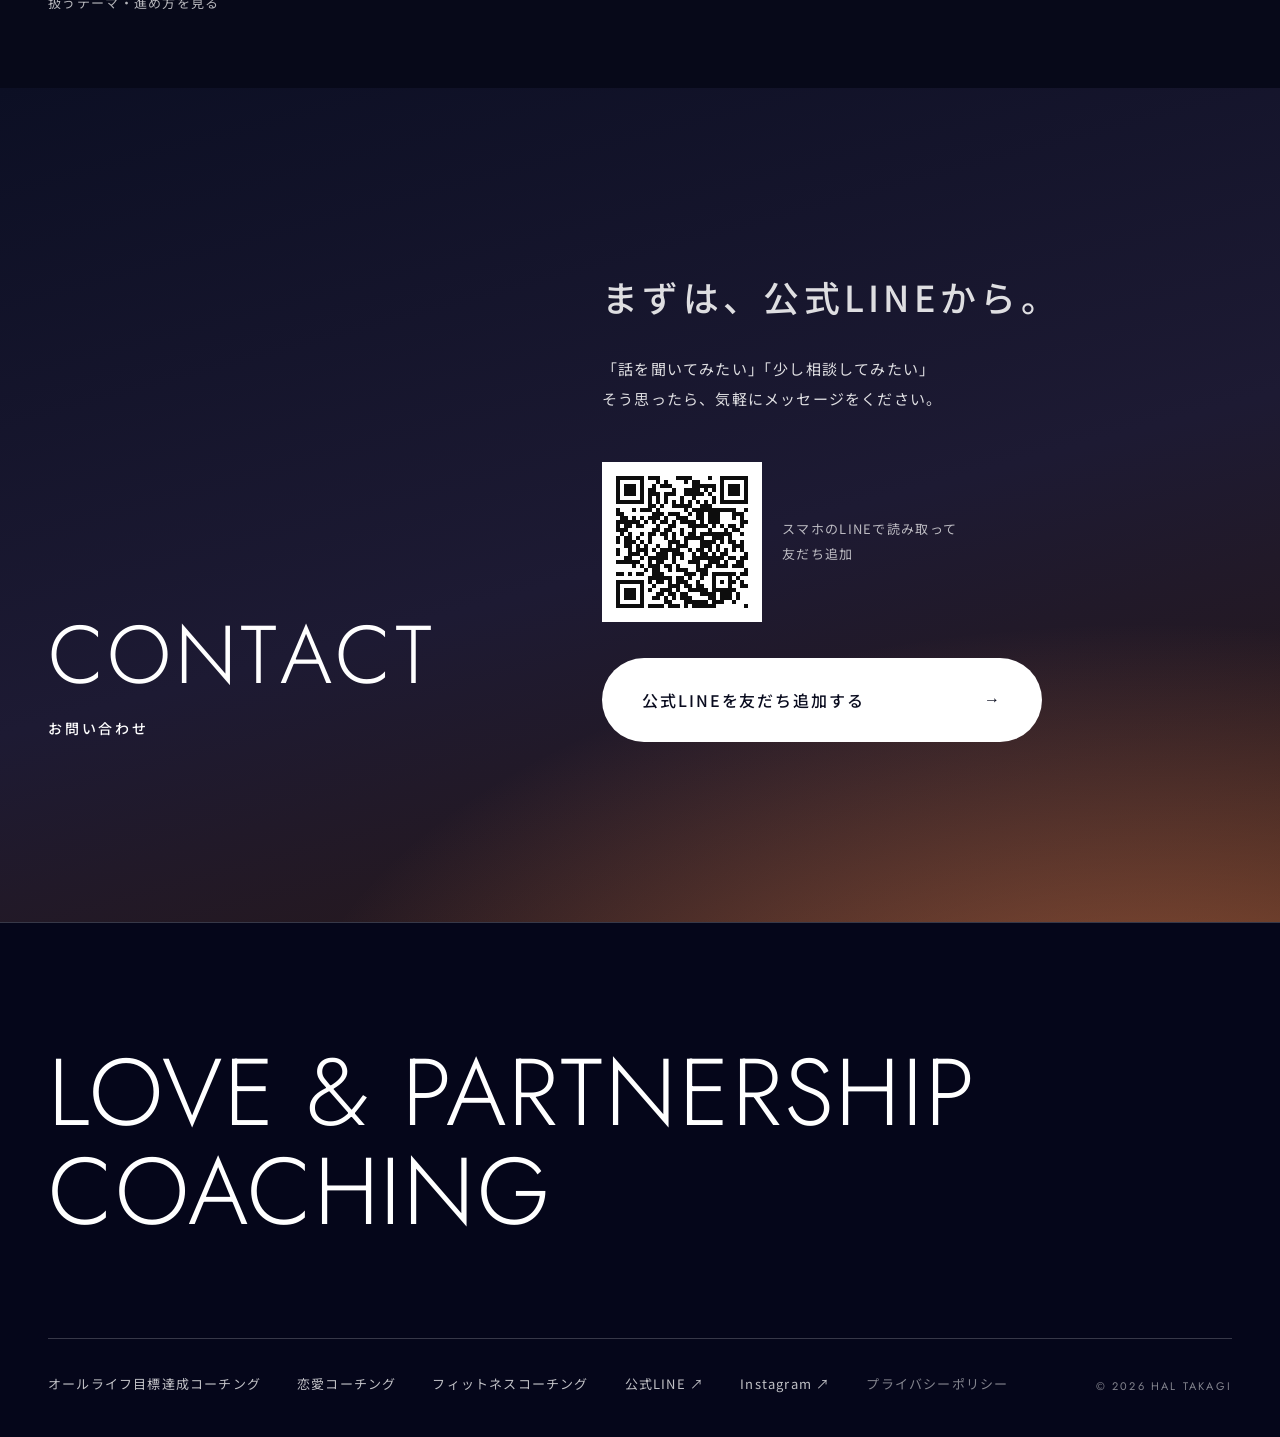
<file: love/story/index.html>
<!DOCTYPE html>
<html lang="ja">
<head>
  <meta charset="UTF-8">
  <meta name="viewport" content="width=device-width, initial-scale=1">
  <title>なぜ「恋愛コーチング」なのか | 髙木 晴</title>
  <meta name="description" content="恋愛で成果を出すことは、恋愛だけの話ではない。1,000人を超える方々の人生に向き合ってきた髙木晴が、恋愛に特化したコーチングを始めた理由。">
  <meta property="og:title" content="なぜ「恋愛コーチング」なのか | 髙木 晴">
  <meta property="og:description" content="恋愛で成果を出すことは、恋愛だけの話ではない。髙木晴が恋愛コーチングを始めた理由。">
  <meta property="og:type" content="article">
  <meta property="og:image" content="../../images/hero.jpg">
  <!-- Googleアナリティクス（設定は js/ga.js） -->
  <script async src="https://www.googletagmanager.com/gtag/js?id=G-GX3JL3MY73"></script>
  <script src="../../js/ga.js?v=20261007"></script>
  <link rel="preconnect" href="https://fonts.googleapis.com">
  <link rel="preconnect" href="https://fonts.gstatic.com" crossorigin>
  <link href="https://fonts.googleapis.com/css2?family=Jost:wght@300;400;500&family=Noto+Sans+JP:wght@400;500;700&display=swap" rel="stylesheet">
  <link rel="stylesheet" href="../../css/style.css?v=20261012">
</head>
<body class="page-love page-story">

<!-- ============ HEADER ============ -->
<header class="header" id="header">
  <a href="../../index.html" class="header__logo">
    <span class="header__logo-en">GOAL ACHIEVEMENT</span>
    <span class="header__logo-sub">by HAL TAKAGI</span>
  </a>
  <nav class="nav" id="nav">
    <ul class="nav__list">
      <li><a href="../index.html"><span class="nav__en">LOVE</span><span class="nav__ja">恋愛コーチング</span></a></li>
      <li><a href="../index.html#method"><span class="nav__en">METHOD</span><span class="nav__ja">進め方</span></a></li>
      <li><a href="../../index.html"><span class="nav__en">ALL LIFE</span><span class="nav__ja">トップへ</span></a></li>
      <li class="nav__sp-line"><a href="#contact"><span class="nav__en">CONTACT</span><span class="nav__ja">公式LINE</span></a></li>
    </ul>
  </nav>
  <a href="#contact" class="header__line">公式LINE</a>
  <button class="menu-btn" id="menuBtn" aria-label="メニューを開く" aria-expanded="false" aria-controls="nav">
    <span></span><span></span>
  </button>
</header>

<main id="top">

  <!-- ============ HERO ============ -->
  <section class="hero hero--love hero--story">
    <div class="hero__bg">
      <img src="../../images/hero.jpg" alt="" width="1108" height="1477">
    </div>
    <div class="hero__content">
      <p class="love-hero__label">THE STORY</p>
      <h1 class="story-title">
        <span class="mask"><span>なぜ</span></span>
        <span class="mask"><span>「恋愛コーチング」</span></span>
        <span class="mask"><span>なのか</span></span>
      </h1>
      <p class="hero__name"><span>恋愛／パートナーシップコーチ</span>髙木 晴</p>
    </div>
    <a href="#story" class="hero__scroll" aria-label="下へスクロール">
      <span>SCROLL</span>
    </a>
  </section>

  <!-- ============ STORY ============ -->
  <article class="story" id="story">
    <div class="story__body">

      <p data-reveal>私は、これまで1,000人を超える方々の人生に向き合う中で、あることを強く感じるようになりました。</p>

      <p data-reveal>それは、</p>
      <blockquote class="story__quote" data-reveal>
        人生が充実している人のそばには、「この人を大切にしたい」「この人との未来をつくりたい」と思える存在がいることが多い
      </blockquote>
      <p data-reveal>ということです。</p>

      <p data-reveal>もちろん、すべての人に当てはまるわけではありません。<br>ただ、パートナーシップが充実することで、</p>
      <ul class="story__voices" data-reveal>
        <li>「この人のためにも頑張りたい」</li>
        <li>「もっといい人生をつくりたい」</li>
        <li>「もっと成長したい」</li>
      </ul>
      <p data-reveal>というエネルギーが生まれ、仕事、お金、人間関係、趣味など、人生全体に良い循環が生まれている方をたくさん見てきました。</p>

      <p data-reveal>一方で、仕事では成果を出しているのに、</p>
      <p class="story__voice" data-reveal>「この先、何のために頑張ればいいんだろう」</p>
      <p data-reveal>と迷っている方も少なくありません。<br>仕事にすべてのエネルギーを注ぎ、恋愛やパートナーシップが後回しになっている、そんな方も少なくありません。</p>

      <p data-reveal>あるいは、<br>彼女・彼氏が欲しい。結婚したい。大切な人と人生を歩んでいきたい。<br>そう思っているにもかかわらず、恋愛になるとなぜかうまくいかない。</p>

      <p data-reveal>実際、</p>
      <ul class="story__list" data-reveal>
        <li>彼女・彼氏が欲しいけど、なかなかできない</li>
        <li>マッチングアプリでは出会える</li>
        <li>デートまでは行ける</li>
        <li>でも、その先に進まない</li>
        <li>「いい人」で終わってしまう</li>
        <li>相手との距離の縮め方が分からない</li>
        <li>恋愛になると自信がなくなる</li>
      </ul>
      <p data-reveal>そういった方は、想像以上に多くいることを知りました。</p>

      <p data-reveal>そして、恋愛で一つ成果が出ることで、</p>
      <p class="story__voice" data-reveal>「自分でもできるかもしれない」</p>
      <p data-reveal>という自信が生まれ、仕事や人生まで前向きに変わっていく人も見てきました。</p>

      <p data-reveal>コーチングやさまざまな学びを通して、自分自身の在り方、価値観、人との関わり方と向き合うことで、パートナーシップも大きく変わっていきます。</p>

      <ul class="story__steps" data-reveal>
        <li>無理に自分を良く見せるのではなく、自分らしく自然体で人と関われるようになる。</li>
        <li>自分が何を大切にしたいのかを理解する。</li>
        <li>相手が何を大切にしたいのかも理解できる。</li>
        <li>相手とどんな関係を築いていきたいのかを考える。</li>
      </ul>
      <p data-reveal>そうしてパートナーシップが変わることで、人生単位で充実度が大きく変わるはずです。</p>

      <p data-reveal>だからこそ、</p>
    </div>

    <div class="story__statement-wrap" data-scroll-progress>
      <p class="story__statement" data-reveal-parent>
        <span class="mask"><span>恋愛で成果を出すことは、</span></span>
        <span class="mask"><span>恋愛だけの話ではない。</span></span>
      </p>
    </div>

    <div class="story__body">
      <p data-reveal>恋愛をきっかけに自信がつき、人との関わり方が変わり、人生そのものが変わることがある。</p>
      <p data-reveal>そう考え、恋愛に特化したコーチングサービスを展開しています。</p>
      <p class="story__sign" data-reveal>髙木 晴</p>
    </div>
  </article>

  <!-- ============ NEXT ============ -->
  <section class="story-next">
    <a href="../index.html#themes" class="story-next__link wrap">
      <span class="story-next__label">LOVE &amp; PARTNERSHIP COACHING</span>
      <span class="story-next__ja">扱うテーマ・進め方を見る</span>
      <span class="story-next__arrow" aria-hidden="true">→</span>
    </a>
  </section>

  <!-- ============ CONTACT (公式LINE) ============ -->
  <section class="contact" id="contact">
    <div class="wrap contact__inner">
      <div class="heading">
        <p class="heading__en js-letters">CONTACT</p>
        <h2 class="heading__ja" data-reveal>お問い合わせ</h2>
      </div>
      <div class="contact__body">
        <p class="contact__lead" data-reveal-parent>
          <span class="mask"><span>まずは、公式LINEから。</span></span>
        </p>
        <p data-reveal>「話を聞いてみたい」「少し相談してみたい」<br>そう思ったら、気軽にメッセージをください。</p>
        <div class="contact__actions" data-reveal>
          <figure class="line-qr">
            <img src="../../images/line-qr-love.svg" alt="公式LINEの友だち追加用QRコード" width="160" height="160">
            <figcaption>スマホのLINEで読み取って<br>友だち追加</figcaption>
          </figure>
          <a href="https://line-harness.mgr-lab.workers.dev/r/hp-love" target="_blank" rel="noopener" class="line-btn">
            <span>公式LINEを友だち追加する</span>
            <span class="line-btn__arrow" aria-hidden="true">→</span>
          </a>
        </div>
      </div>
    </div>
  </section>

</main>

<!-- スマホ用：画面下に固定の公式LINEボタン -->
<a href="https://line-harness.mgr-lab.workers.dev/r/hp-love" target="_blank" rel="noopener" class="line-float" id="lineFloat">相談する<span aria-hidden="true">→</span></a>

<!-- ============ FOOTER ============ -->
<footer class="footer">
  <div class="wrap">
    <p class="footer__big">LOVE &amp; PARTNERSHIP<br>COACHING</p>
    <div class="footer__bottom">
      <ul class="footer__nav">
        <li><a href="../../index.html">オールライフ目標達成コーチング</a></li>
        <li><a href="../index.html">恋愛コーチング</a></li>
        <li><a href="../../fitness/index.html">フィットネスコーチング</a></li>
        <li><a href="https://line-harness.mgr-lab.workers.dev/r/hp-love" target="_blank" rel="noopener">公式LINE ↗</a></li>
        <li><a href="https://www.instagram.com/hal.takagi/" target="_blank" rel="noopener">Instagram ↗</a></li>
        <li><a href="../../privacy/index.html" class="footer__legal">プライバシーポリシー</a></li>
      </ul>
      <p class="footer__rights">&copy; <span id="year"></span> HAL TAKAGI</p>
    </div>
  </div>
</footer>

<script src="../../js/main.js?v=20261007"></script>
</body>
</html>
</file>
<file: css/style.css>
/* =========================================================
   目標達成プログラム ｜ 髙木 晴
   ========================================================= */
:root {
  --black: #0d0d0d;
  --ink: #1a1a1a;
  --gray: #8a8a8a;
  --line: #dcdcdc;
  --paper: #f4f2ee;
  --love: #f08a5d;       /* 恋愛領域のアクセント（夕日の色） */
  --love-deep: #2a1712;
  --white: #fff;
  --en: "Jost", "Futura", "Helvetica Neue", sans-serif;
  --ja: "Noto Sans JP", "Hiragino Kaku Gothic ProN", "Yu Gothic", sans-serif;
  --ease: cubic-bezier(.19, 1, .22, 1);
  --header-h: 88px;
}

*,
*::before,
*::after { box-sizing: border-box; }

/* なめらかスクロールは、ページを開いて一番上に固定したあとにJSでオンにする */
html.is-smooth { scroll-behavior: smooth; }

body {
  margin: 0;
  font-family: var(--ja);
  font-size: 15px;
  line-height: 2;
  letter-spacing: .08em;
  color: var(--ink);
  background: var(--white);
  -webkit-font-smoothing: antialiased;
}
body.is-loading, body.is-menu-open { overflow: hidden; }

h1, h2, h3, p, ul, ol, dl, dd, figure { margin: 0; }
ul, ol { padding: 0; list-style: none; }
a { color: inherit; text-decoration: none; }
img { max-width: 100%; display: block; }

.wrap { width: min(1200px, 100% - 96px); margin-inline: auto; }
.sp-only { display: none; }

/* ---------- Mask (line reveal) ---------- */
.mask { display: block; overflow: hidden; }
.mask > span {
  display: block;
  transform: translateY(105%);
  transition: transform 1.2s var(--ease);
}
.is-in .mask > span,
.mask.is-in > span { transform: none; }
.mask:nth-child(2) > span { transition-delay: .08s; }
.mask:nth-child(3) > span { transition-delay: .16s; }

/* ---------- Generic reveal ---------- */
[data-reveal] {
  opacity: 0;
  transform: translateY(28px);
  transition: opacity 1.2s var(--ease), transform 1.2s var(--ease);
}
[data-reveal].is-in { opacity: 1; transform: none; }

/* ---------- Letters (EN heading) ---------- */
.js-letters .ch {
  display: inline-block;
  opacity: 0;
  transform: translateY(.4em);
  transition: opacity .8s var(--ease), transform .8s var(--ease);
  transition-delay: calc(var(--i) * 40ms);
}
.js-letters.is-in .ch { opacity: 1; transform: none; }

/* ---------- Image reveal ---------- */
.img-reveal { overflow: hidden; clip-path: inset(0 0 100% 0); transition: clip-path 1.6s var(--ease); }
.img-reveal img { transform: scale(1.25); transition: transform 2.2s var(--ease); }
.img-reveal.is-in { clip-path: inset(0 0 0 0); }
.img-reveal.is-in img { transform: scale(1); }

/* ---------- Heading ---------- */
.heading { margin-bottom: 64px; }
.heading__en {
  font-family: var(--en);
  font-weight: 300;
  font-size: clamp(44px, 6.4vw, 88px);
  line-height: 1;
  letter-spacing: .04em;
}
.heading__ja { margin-top: 18px; font-size: 14px; font-weight: 500; letter-spacing: .2em; }
.heading--light { color: var(--white); }

/* =========================================================
   Opening
   ========================================================= */
.opening {
  position: fixed; inset: 0; z-index: 1000;
  display: grid; place-content: center; gap: 28px;
  background: var(--black); color: var(--white);
  transition: transform 1.2s var(--ease) .1s;
}
.opening__text {
  font-family: var(--en); font-weight: 300; text-align: center;
  font-size: clamp(22px, 3vw, 34px); line-height: 1.3; letter-spacing: .24em;
}
.opening__bar { display: block; height: 1px; background: rgba(255,255,255,.2); position: relative; overflow: hidden; }
.opening__bar::after {
  content: ""; position: absolute; inset: 0; background: var(--white);
  transform: scaleX(0); transform-origin: left; transition: transform 1.1s var(--ease) .3s;
}
.opening.is-in .opening__bar::after { transform: scaleX(1); }
.opening.is-done { transform: translateY(-100%); }

/* =========================================================
   Header
   ========================================================= */
.header {
  position: fixed; inset: 0 0 auto; z-index: 100;
  display: flex; align-items: center; justify-content: space-between;
  height: var(--header-h); padding: 0 48px;
  color: var(--white);
  transition: transform .6s var(--ease), background .4s, color .4s, height .4s;
}
.header.is-solid { background: rgba(255,255,255,.96); color: var(--ink); --header-h: 72px; box-shadow: 0 1px 0 rgba(0,0,0,.06); }
.header.is-hidden { transform: translateY(-100%); }
.header__logo { display: flex; flex-direction: column; line-height: 1.2; }
.header__logo-en { font-family: var(--en); font-weight: 500; font-size: 18px; letter-spacing: .18em; }
.header__logo-sub { font-family: var(--en); font-weight: 300; font-size: 11px; letter-spacing: .2em; opacity: .7; }

.nav__list { display: flex; gap: 44px; }
.nav__list a { display: flex; flex-direction: column; align-items: center; line-height: 1.4; }
.nav__en { font-family: var(--en); font-size: 13px; letter-spacing: .16em; position: relative; }
.nav__en::after {
  content: ""; position: absolute; left: 0; bottom: -2px; width: 100%; height: 1px; background: currentColor;
  transform: scaleX(0); transform-origin: right; transition: transform .5s var(--ease);
}
.nav__list a:hover .nav__en::after { transform: scaleX(1); transform-origin: left; }
.nav__ja { font-size: 10px; letter-spacing: .12em; opacity: .6; }

.menu-btn { display: none; }
.header__line {
  padding: 9px 22px; border: 1px solid currentColor; border-radius: 999px;
  font-size: 12px; letter-spacing: .14em; line-height: 1;
  transition: background .3s, color .3s, border-color .3s;
}
.header__line:hover { background: var(--white); color: var(--black); border-color: var(--white); }
.header.is-solid .header__line { background: var(--black); color: var(--white); border-color: var(--black); }
.header.is-solid .header__line:hover { opacity: .8; }
.nav__sp-line { display: none; }

/* =========================================================
   Hero
   ========================================================= */
.hero {
  position: relative;
  height: 100vh; height: 100svh; min-height: 620px;
  overflow: hidden;
  color: var(--white);
  background: var(--black);
}
.hero__bg { position: absolute; inset: 0; }
/* 人物が中央の写真なので、PCでは右側に寄せて左端を黒に溶け込ませ、見出しと重ならないようにする */
.hero__bg img, .hero__bg canvas {
  position: absolute; top: 0; right: 0;
  width: 64%; height: 100%; object-fit: cover; object-position: 50% 42%;
  -webkit-mask-image: linear-gradient(90deg, transparent 0%, #000 32%);
  mask-image: linear-gradient(90deg, transparent 0%, #000 32%);
  transform-origin: 50% 45%;
  transform: scale(1.15);
  transition: transform 3.5s var(--ease);
}
.hero.is-in .hero__bg img, .hero.is-in .hero__bg canvas { transform: scale(1); animation: slowZoom 24s linear 3.5s infinite alternate; }
@keyframes slowZoom { to { transform: scale(1.08); } }
.hero__bg::after {
  content: ""; position: absolute; inset: 0;
  background: linear-gradient(90deg, rgba(0,0,0,.6) 0%, rgba(0,0,0,.2) 55%, rgba(0,0,0,0) 100%);
}
.hero__content {
  position: relative; z-index: 1;
  height: 100%;
  display: flex; flex-direction: column; justify-content: center;
  width: min(1200px, 100% - 96px); margin-inline: auto;
}
.hero__title {
  font-family: var(--en); font-weight: 300;
  font-size: clamp(48px, 9vw, 132px);
  line-height: 1; letter-spacing: .02em;
}
.hero__title .mask { padding-bottom: .06em; }
.hero__copy { margin-top: 40px; font-size: clamp(20px, 2.2vw, 28px); font-weight: 500; line-height: 1.7; letter-spacing: .16em; }
.hero__copy .mask:nth-child(1) > span { transition-delay: .5s; }
.hero__copy .mask:nth-child(2) > span { transition-delay: .6s; }
.hero__name {
  margin-top: 32px; font-size: 14px; letter-spacing: .2em;
  opacity: 0; transition: opacity 1.4s ease .9s;
}
.hero__name span { margin-right: 1.2em; opacity: .7; font-size: 12px; }
.hero.is-in .hero__name { opacity: 1; }
.hero__scroll {
  position: absolute; right: 48px; bottom: 0; z-index: 1;
  display: flex; flex-direction: column; align-items: center; gap: 12px;
  font-family: var(--en); font-size: 11px; letter-spacing: .24em;
}
.hero__scroll span { writing-mode: vertical-rl; }
.hero__scroll::after {
  content: ""; width: 1px; height: 80px;
  background: linear-gradient(var(--white) 50%, rgba(255,255,255,.25) 50%);
  background-size: 1px 200%;
  animation: scrollLine 2.2s var(--ease) infinite;
}
@keyframes scrollLine { from { background-position: 0 100%; } to { background-position: 0 -100%; } }

/* =========================================================
   Concept
   ========================================================= */
.concept { padding: 180px 0 160px; overflow: hidden; }
.concept__inner { display: grid; grid-template-columns: 1fr 1fr; gap: 96px; align-items: center; }
.concept__statement {
  font-size: clamp(21px, 2.4vw, 34px); font-weight: 500; line-height: 1.75; letter-spacing: .08em;
  margin-bottom: 56px;
}
.concept__body p + p { margin-top: 1.6em; }
/* 写真は画面の右端まで裁ち落としにする（余白に囲まれた「置いただけ」の見え方を避ける） */
.concept__photo { aspect-ratio: 4 / 5; margin-right: calc(-1 * max(48px, (100vw - 1200px) / 2)); }
.concept__photo img { width: 100%; height: 100%; object-fit: cover; object-position: 38% center; }

/* =========================================================
   Life Balance（バランスホイール）
   ========================================================= */
.life { background: var(--black); color: var(--white); padding: 160px 0 170px; overflow: hidden; }
.life__inner { display: grid; grid-template-columns: 4fr 6fr; grid-template-areas: "text wheel" "controls wheel"; gap: 0 80px; align-items: center; }
.life__text { grid-area: text; align-self: end; }
.life__wheel { grid-area: wheel; }
.life__controls { grid-area: controls; align-self: start; }
.life .heading__en { white-space: nowrap; font-size: clamp(40px, 5.2vw, 76px); }
.life__lead { font-size: clamp(24px, 2.8vw, 38px); font-weight: 500; line-height: 1.6; letter-spacing: .12em; margin-bottom: 32px; }
.life__text > p + p { margin-top: 1.4em; }
.life__howto { color: rgba(255,255,255,.7); font-size: 14px; }

.life__sliders { display: grid; grid-template-columns: 1fr 1fr; gap: 6px 32px; margin-top: 40px; }
.wheel-slider { display: grid; grid-template-columns: 1fr 88px 20px; align-items: center; gap: 10px; font-size: 12px; letter-spacing: .06em; }
.wheel-slider__name { white-space: nowrap; color: rgba(255,255,255,.8); }
.wheel-slider.is-love .wheel-slider__name { color: var(--love); }
.wheel-slider__value { font-family: var(--en); text-align: right; }
.wheel-slider input { width: 100%; accent-color: var(--white); height: 20px; margin: 0; cursor: pointer; }
.wheel-slider.is-love input { accent-color: var(--love); }

.life__actions { display: flex; flex-wrap: wrap; align-items: center; gap: 12px 24px; margin-top: 36px; opacity: 0; transform: translateY(10px); pointer-events: none; transition: opacity .6s var(--ease), transform .6s var(--ease); }
.life__actions.is-show { opacity: 1; transform: none; pointer-events: auto; }
.life__send { display: inline-flex; align-items: center; gap: 16px; padding: 14px 26px; border-radius: 999px; background: var(--white); color: var(--black); font-size: 14px; font-weight: 500; letter-spacing: .08em; transition: background .3s, color .3s; }
.life__send:hover { background: #06c755; color: var(--white); }
.life__reset { background: none; border: 0; padding: 0; color: rgba(255,255,255,.6); font: inherit; font-size: 12px; letter-spacing: .12em; text-decoration: underline; text-underline-offset: 4px; cursor: pointer; }

.life__wheel { position: relative; }
.wheel { position: relative; width: 100%; max-width: 640px; margin-inline: auto; aspect-ratio: 1; container-type: inline-size; }
.wheel .wheel__svg { position: relative; z-index: 1; }
.wheel__bgtotal {
  position: absolute; inset: 0; z-index: 0; display: grid; place-items: center;
  font-family: var(--en); font-weight: 300; font-size: 56cqw; line-height: 1; letter-spacing: -.04em;  /* ホイールの幅に対する比率 */
  color: rgba(255,255,255,.11); pointer-events: none; user-select: none;
}
.wheel__summary { display: flex; flex-wrap: wrap; justify-content: center; align-items: baseline; gap: 6px 24px; margin-top: 16px; text-align: center; }
.wheel__summary-total { display: inline-flex; align-items: baseline; gap: 8px; font-family: var(--en); }
.wheel__summary-total small { font-size: 12px; letter-spacing: .2em; opacity: .6; }
.wheel__summary-total b { font-weight: 300; font-size: 40px; line-height: 1; }
.wheel__summary-low { font-size: 13px; letter-spacing: .08em; color: rgba(255,255,255,.7); }
.wheel__svg { display: block; width: 100%; height: 100%; overflow: visible; cursor: pointer; touch-action: pan-y; user-select: none; -webkit-user-select: none; }
.wheel__grid circle { fill: none; stroke: rgba(255,255,255,.1); stroke-width: 1; }
.wheel__grid circle.is-outer { stroke: rgba(255,255,255,.4); }
.wheel__grid line { stroke: rgba(255,255,255,.18); stroke-width: 1; }
.wheel__fill { fill: rgba(255,255,255,.86); stroke: var(--black); stroke-width: 3; transition: fill .3s; }
.wheel__fill:hover { fill: #fff; }
.wheel__fill.is-love { fill: var(--love); }
.wheel__label text { text-anchor: middle; fill: var(--white); }
.wheel__en { font-family: var(--en); font-size: 11px; letter-spacing: .18em; opacity: .55; }
.wheel__ja { font-size: 14px; letter-spacing: .08em; }
.wheel__score { font-family: var(--en); font-size: 15px; font-weight: 500; }
.wheel__label.is-love text { fill: var(--love); }
.wheel__label.is-love .wheel__en { opacity: 1; }
.wheel__hint { margin-top: 20px; text-align: center; font-size: 12px; letter-spacing: .1em; color: rgba(255,255,255,.55); transition: opacity .4s; }
.wheel__hint.is-hidden { opacity: 0; }

/* =========================================================
   Love teaser（恋愛コーチングへの入口）
   ========================================================= */
.love-teaser {
  position: relative; overflow: hidden; color: var(--white); padding: 150px 0;
  background:
    radial-gradient(120% 90% at 85% 110%, rgba(240,138,93,.55) 0%, rgba(240,138,93,0) 60%),
    linear-gradient(160deg, #141a2e 0%, #2a2238 45%, var(--love-deep) 100%);
}
.love-teaser__inner { display: grid; grid-template-columns: 1fr 1fr; gap: 80px; align-items: end; }
.love-teaser__label { font-family: var(--en); font-size: 12px; letter-spacing: .3em; color: var(--love); margin-bottom: 20px; }
.love-teaser__title { font-family: var(--en); font-weight: 300; font-size: clamp(44px, 6.4vw, 92px); line-height: 1.02; letter-spacing: .02em; }
.love-teaser__ja { font-size: clamp(19px, 1.9vw, 24px); font-weight: 500; line-height: 1.8; letter-spacing: .1em; margin-bottom: 24px; }
.love-teaser__body p { color: rgba(255,255,255,.8); }
.love-btn {
  display: inline-flex; align-items: center; justify-content: space-between; gap: 40px;
  margin-top: 40px; padding: 22px 36px; min-width: min(360px, 100%);
  border: 1px solid rgba(255,255,255,.7); border-radius: 999px;
  font-size: 15px; letter-spacing: .12em;
  transition: background .4s var(--ease), color .4s var(--ease), border-color .4s, opacity 1.2s var(--ease), transform 1.2s var(--ease);
}
.love-btn:hover { background: var(--love); border-color: var(--love); color: var(--white); }
.love-btn__arrow { font-family: var(--en); transition: transform .4s var(--ease); }
.love-btn:hover .love-btn__arrow { transform: translateX(6px); }

/* =========================================================
   Program
   ========================================================= */
.program { background: var(--black); color: var(--white); padding: 160px 0 170px; overflow: hidden; }

.roadmap { position: relative; aspect-ratio: 1000 / 420; margin: 0 auto 120px; max-width: 1080px; }
.roadmap__svg { position: absolute; inset: 0; width: 100%; height: 100%; overflow: visible; }
.roadmap__path { fill: none; stroke: url(#roadGrad); stroke-width: 26; stroke-linecap: round; }
.roadmap__circle {
  position: absolute; width: 132px; height: 132px; transform: translate(-50%, -50%);
  display: grid; place-items: center; text-align: center;
  border: 1px solid rgba(255,255,255,.6); border-radius: 50%;
  font-size: 15px; line-height: 1.7; letter-spacing: .14em;
  opacity: 0; transition: opacity 1s ease, transform 1s var(--ease);
}
.roadmap__circle--start { left: 11%; top: 85.7%; transform: translate(-50%, -50%) scale(.8); }
.roadmap__circle--goal { left: 89%; top: 16.7%; transform: translate(-50%, -50%) scale(.8); }
.roadmap__circle.is-on { opacity: 1; transform: translate(-50%, -50%) scale(1); }
.roadmap__circle--goal.is-on { background: var(--white); color: var(--black); }
.roadmap__node { position: absolute; left: var(--x); top: var(--y); }
.roadmap__dot {
  position: absolute; width: 22px; height: 22px; left: -11px; top: -11px;
  background: var(--white); border-radius: 50%;
  box-shadow: 0 0 0 0 rgba(255,255,255,.5);
  transform: scale(0); transition: transform .6s var(--ease);
}
.roadmap__node.is-on .roadmap__dot { transform: scale(1); animation: pulse 2.4s ease-out .6s infinite; }
@keyframes pulse { 0% { box-shadow: 0 0 0 0 rgba(255,255,255,.45); } 100% { box-shadow: 0 0 0 18px rgba(255,255,255,0); } }
.roadmap__label {
  position: absolute; left: 50%; bottom: 26px; transform: translate(-50%, 10px);
  white-space: nowrap; text-align: center; line-height: 1.4;
  font-size: 17px; font-weight: 500; letter-spacing: .14em;
  opacity: 0; transition: opacity .8s ease .15s, transform .8s var(--ease) .15s;
}
.roadmap__label small { display: block; font-family: var(--en); font-weight: 300; font-size: 13px; letter-spacing: .2em; opacity: .6; }
.roadmap__node.is-on .roadmap__label { opacity: 1; transform: translate(-50%, 0); }

.steps { display: grid; grid-template-columns: repeat(4, 1fr); gap: 0; border-top: 1px solid rgba(255,255,255,.2); }
.steps__item { padding: 40px 32px 0 0; }
.steps__item + .steps__item { padding-left: 32px; border-left: 1px solid rgba(255,255,255,.2); }
.steps__item:nth-child(2) { transition-delay: .1s; }
.steps__item:nth-child(3) { transition-delay: .2s; }
.steps__item:nth-child(4) { transition-delay: .3s; }
.steps__num { font-family: var(--en); font-weight: 300; font-size: 32px; line-height: 1; letter-spacing: .06em; }
.steps__num span { font-size: 11px; letter-spacing: .24em; opacity: .5; vertical-align: middle; margin-left: 8px; }
.steps__item h3 { margin: 20px 0 14px; font-size: 18px; font-weight: 500; letter-spacing: .14em; }
.steps__item p:last-child { font-size: 14px; line-height: 2; color: rgba(255,255,255,.72); }

/* =========================================================
   Band
   ========================================================= */
.band { position: relative; overflow: hidden; color: var(--white); padding: 200px 0; background: var(--black); }
.band__bg { position: absolute; inset: -20% 0; }
.band__bg img { width: 100%; height: 100%; object-fit: cover; object-position: center 30%; opacity: .5; filter: grayscale(.3); }
.band__inner { position: relative; display: flex; justify-content: space-between; align-items: flex-end; gap: 48px; flex-wrap: wrap; }
.band__num { font-family: var(--en); font-weight: 300; font-size: clamp(96px, 14vw, 200px); line-height: .9; letter-spacing: -.01em; }
.band__plus { font-size: .5em; vertical-align: top; margin-left: .05em; }
.band__label { margin-top: 20px; font-size: 14px; letter-spacing: .2em; }
.band__tags { display: flex; flex-wrap: wrap; gap: 10px; max-width: 600px; justify-content: flex-end; transition-delay: .2s; }
.band__tags li { padding: 6px 20px; border: 1px solid rgba(255,255,255,.6); border-radius: 999px; font-size: 13px; }

/* =========================================================
   Profile
   ========================================================= */
.profile { padding: 180px 0; }
.profile__inner { display: grid; grid-template-columns: 5fr 7fr; gap: 104px; align-items: start; }
.profile__side { position: sticky; top: 120px; }
.profile__photo { aspect-ratio: 2 / 3; background: #000; max-width: 420px; }
.profile__photo img { width: 100%; height: 100%; object-fit: cover; }
.profile__main { padding-top: 12px; }
.profile__name { font-size: clamp(34px, 3.6vw, 48px); font-weight: 500; letter-spacing: .2em; line-height: 1.3; }
.profile__name span { display: block; margin-top: 10px; font-family: var(--en); font-weight: 300; font-size: 15px; letter-spacing: .3em; color: var(--gray); }
.profile__role { margin-top: 28px; font-size: 14px; color: #555; }
.profile__role li { line-height: 2; }

.profile__story { margin-top: 56px; padding-top: 48px; border-top: 1px solid var(--ink); }
.profile__story p { line-height: 2.2; }
.profile__story p + p { margin-top: 2em; }

/* =========================================================
   Gallery (marquee)
   ========================================================= */
.gallery { overflow: hidden; padding: 0 0 180px; }
.gallery__track { display: flex; width: max-content; animation: marquee 60s linear infinite; }
.gallery:hover .gallery__track { animation-play-state: paused; }
.gallery__set { display: flex; gap: 24px; padding-right: 24px; }
.gallery__set img { height: 380px; width: auto; aspect-ratio: auto; object-fit: cover; filter: grayscale(1); transition: filter .8s ease; }
.gallery__set img:hover { filter: none; }
.gallery__more { display: flex; justify-content: flex-end; margin-top: 40px; }

/* Instagramへのリンク（LINEより控えめな細字のテキストリンク） */
.ig-link {
  position: relative; display: inline-flex; align-items: baseline; gap: 14px;
  padding-bottom: 8px;
  font-family: var(--en); font-size: 14px; letter-spacing: .2em;
}
.ig-link::after {
  content: ""; position: absolute; left: 0; bottom: 0; width: 100%; height: 1px; background: currentColor;
  transform-origin: right; transition: transform .6s var(--ease);
}
.ig-link:hover::after { transform: scaleX(0); }
.ig-link span:not(.ig-link__arrow) { font-family: var(--ja); font-size: 13px; letter-spacing: .08em; color: var(--gray); }
.ig-link__arrow { transition: transform .4s var(--ease); }
.ig-link:hover .ig-link__arrow { transform: translateX(4px); }
.profile__ig { margin-top: 24px; }
@keyframes marquee { to { transform: translateX(-50%); } }

/* =========================================================
   Message
   ========================================================= */
.message { position: relative; overflow: hidden; color: var(--white); padding: 200px 0; background: var(--black); }
.message__bg { position: absolute; inset: -15% 0; }
.message__bg img { width: 100%; height: 100%; object-fit: cover; object-position: 70% 40%; }
.message__bg::after { content: ""; position: absolute; inset: 0; background: linear-gradient(90deg, rgba(0,0,0,.85) 0%, rgba(0,0,0,.6) 50%, rgba(0,0,0,.25) 100%); }
.message__inner { position: relative; }
.message__body { max-width: 620px; }
.message__lead { font-size: clamp(26px, 3.2vw, 44px); font-weight: 500; line-height: 1.6; letter-spacing: .12em; margin-bottom: 64px; }
.message__body p { font-size: 17px; line-height: 2.3; }
.message__question { font-size: 20px; font-weight: 500; }
.message__body p + p { margin-top: 2em; }
.message__sign { margin-top: 56px; font-size: 20px; letter-spacing: .3em; }

/* =========================================================
   Contact（公式LINE）
   ========================================================= */
.contact { padding: 180px 0; background: var(--white); }
.contact__inner { display: grid; grid-template-columns: 5fr 7fr; gap: 104px; align-items: end; }
.contact__inner .heading { margin-bottom: 0; }
.contact__lead { font-size: clamp(24px, 2.8vw, 38px); font-weight: 500; letter-spacing: .12em; line-height: 1.6; margin-bottom: 28px; }
.contact__actions { display: flex; flex-direction: column; align-items: flex-start; gap: 36px; margin-top: 48px; }
.line-qr { display: flex; align-items: center; gap: 20px; margin: 0; }
.line-qr img { width: 132px; height: 132px; padding: 14px; background: var(--white); box-sizing: content-box; }
.line-qr figcaption { font-size: 13px; line-height: 1.9; letter-spacing: .1em; color: #555; white-space: nowrap; }
.line-btn {
  display: inline-flex; align-items: center; justify-content: space-between; gap: 48px; padding: 26px 40px; min-width: min(440px, 100%);
  background: var(--black); color: var(--white); border-radius: 999px;
  font-size: 16px; font-weight: 500; letter-spacing: .12em;
  transition: background .4s var(--ease), opacity 1.2s var(--ease), transform 1.2s var(--ease);
}
.line-btn:hover { background: #06c755; }
.line-btn__arrow { font-family: var(--en); transition: transform .4s var(--ease); }
.line-btn:hover .line-btn__arrow { transform: translateX(6px); }
.line-float { display: none; }

/* =========================================================
   Footer
   ========================================================= */
.footer { background: var(--black); color: var(--white); padding: 120px 0 40px; border-top: 1px solid rgba(255,255,255,.12); }
.footer__big { font-family: var(--en); font-weight: 300; font-size: clamp(40px, 7.4vw, 108px); line-height: 1.05; letter-spacing: .02em; }
.footer__bottom { display: flex; justify-content: space-between; align-items: flex-end; gap: 32px; flex-wrap: wrap; margin-top: 96px; padding-top: 32px; border-top: 1px solid rgba(255,255,255,.2); }
.footer__nav { display: flex; gap: 36px; flex-wrap: wrap; font-size: 13px; }
.footer__nav a { opacity: .75; transition: opacity .3s; }
.footer__nav a:hover { opacity: 1; }
.footer__rights { font-family: var(--en); font-size: 11px; letter-spacing: .2em; opacity: .5; }

/* =========================================================
   Reduced motion
   ========================================================= */
@media (prefers-reduced-motion: reduce) {
  *, *::before, *::after { animation: none !important; transition: none !important; }
  .mask > span, [data-reveal], .js-letters .ch, .img-reveal img { opacity: 1; transform: none; }
  .img-reveal { clip-path: none; }
  .roadmap__circle, .roadmap__label, .roadmap__dot { opacity: 1; }
  .opening { display: none; }
}

/* =========================================================
   Responsive
   ========================================================= */
@media (max-width: 1024px) {
  .wrap, .hero__content { width: calc(100% - 64px); }
  .header { padding: 0 32px; }
  .nav__list { gap: 28px; }
  .concept__inner, .profile__inner { gap: 64px; }
  .steps { grid-template-columns: repeat(2, 1fr); }
  .steps__item { padding-bottom: 40px; }
  .steps__item:nth-child(3) { padding-left: 0; border-left: 0; }
  .steps__item:nth-child(n+3) { border-top: 1px solid rgba(255,255,255,.2); }
  .roadmap__circle { width: 104px; height: 104px; font-size: 13px; }
}

@media (max-width: 820px) {
  :root { --header-h: 64px; }
  .header, .header.is-solid { --header-h: 64px; padding: 0 20px; }
  .menu-btn {
    display: block; position: relative; z-index: 120;
    width: 44px; height: 44px; margin-right: -10px; border: 0; background: none; color: inherit; cursor: pointer;
  }
  .menu-btn span { position: absolute; left: 10px; width: 24px; height: 1px; background: currentColor; transition: transform .4s var(--ease), top .4s var(--ease); }
  .menu-btn span:first-child { top: 18px; }
  .menu-btn span:last-child { top: 26px; }
  .menu-btn[aria-expanded="true"] { color: var(--white); }
  .menu-btn[aria-expanded="true"] span:first-child { top: 22px; transform: rotate(30deg); }
  .menu-btn[aria-expanded="true"] span:last-child { top: 22px; transform: rotate(-30deg); }
  .nav {
    position: fixed; inset: 0; z-index: 110;
    display: grid; place-items: center;
    background: var(--black); color: var(--white);
    clip-path: circle(0 at calc(100% - 32px) 32px);
    transition: clip-path .8s var(--ease);
  }
  .nav.is-open { clip-path: circle(150% at calc(100% - 32px) 32px); }
  .nav__list { flex-direction: column; gap: 36px; }
  .nav__en { font-size: 26px; font-weight: 300; }
  .nav__ja { font-size: 11px; margin-top: 4px; }
  .nav__sp-line { display: list-item; }
  .header__line { display: none; }

  .contact { padding: 110px 0 130px; }
  .contact__inner { grid-template-columns: 1fr; gap: 48px; }
  .line-btn { width: 100%; padding: 22px 28px; font-size: 15px; gap: 16px; }
  .contact__actions { display: block; margin-top: 40px; }
  .line-qr { display: none; } /* スマホはボタンからそのままLINEアプリが開く */
  .line-float {
    position: fixed; left: 16px; right: 16px; bottom: calc(16px + env(safe-area-inset-bottom)); z-index: 90;
    display: flex; align-items: center; justify-content: space-between;
    padding: 18px 26px; border-radius: 999px;
    background: #06c755; color: var(--white);
    font-size: 15px; font-weight: 700; letter-spacing: .1em;
    box-shadow: 0 8px 24px rgba(0,0,0,.25);
    transform: translateY(160%); transition: transform .6s var(--ease);
  }
  .line-float.is-show { transform: none; }
  body.is-menu-open .line-float { transform: translateY(160%); }

  .sp-only { display: inline; }
  .pc-only { display: none; }

  .wrap, .hero__content { width: calc(100% - 40px); }
  .heading { margin-bottom: 44px; }

  /* 空を上に逃がして顔を画面上側に出し、文字と重ならないようにする */
  .hero__bg { inset: -24% 0 0 0; }
  .hero__bg img, .hero__bg canvas { width: 100%; object-position: 50% center; transform-origin: 50% 45%; -webkit-mask-image: none; mask-image: none; }
  .hero__bg::after { background: linear-gradient(0deg, rgba(0,0,0,.78) 0%, rgba(0,0,0,.35) 42%, rgba(0,0,0,0) 68%); }
  .hero__content { justify-content: flex-end; padding-bottom: 88px; }
  .hero__title { font-size: 10.6vw; }
  .hero__copy { margin-top: 28px; }
  .hero__scroll { right: 20px; }

  .concept { padding: 110px 0 0; }
  .concept__photo { margin: 0 -20px; aspect-ratio: 4 / 5; }
  .concept__inner, .profile__inner { grid-template-columns: 1fr; gap: 56px; }
  .concept__statement { margin-bottom: 40px; }

  .program { padding: 110px 0; }
  .roadmap { display: none; }
  .steps { grid-template-columns: 1fr; border-top: 0; position: relative; padding-left: 36px; }
  .steps::before { content: ""; position: absolute; left: 6px; top: 8px; bottom: 8px; width: 1px; background: linear-gradient(rgba(255,255,255,.1), rgba(255,255,255,.8)); }
  .steps__item, .steps__item + .steps__item, .steps__item:nth-child(3) { position: relative; padding: 0 0 48px; border: 0; }
  .steps__item:nth-child(n+3) { border-top: 0; }
  .steps__item::before { content: ""; position: absolute; left: -36px; top: 8px; width: 13px; height: 13px; border-radius: 50%; background: var(--white); }
  .steps__item:last-child { padding-bottom: 0; }

  .band { padding: 120px 0; }
  .band__tags { justify-content: flex-start; }

  .profile { padding: 110px 0; }
  .profile__side { position: static; }
  .profile__photo { max-width: 320px; }
  .profile__story { margin-top: 40px; padding-top: 36px; }

  .gallery { padding-bottom: 110px; }
  .gallery__more { justify-content: flex-start; margin-top: 28px; }
  .gallery__set { gap: 12px; padding-right: 12px; }
  .gallery__set img { height: 240px; }

  .message { padding: 120px 0; }
  .message__bg img { object-position: 60% 40%; }
  .message__bg::after { background: rgba(0,0,0,.66); }
  .message__body p { font-size: 13.5px; line-height: 2.2; letter-spacing: .03em; word-break: auto-phrase; text-wrap: pretty; }
  .concept__body p, .steps__item p:last-child, .profile__story p { word-break: auto-phrase; text-wrap: pretty; }
  .message__lead { margin-bottom: 48px; }
  .message__question { font-size: 16px; }

  .footer { padding: 88px 0 32px; }
  .footer__bottom { margin-top: 64px; flex-direction: column; align-items: flex-start; }
}

/* =========================================================
   Life / Love teaser — responsive
   ========================================================= */
@media (max-width: 1024px) {
  .life__inner { grid-template-columns: 1fr; grid-template-areas: "text" "wheel" "controls"; gap: 48px; }
  .love-teaser__inner { grid-template-columns: 1fr; gap: 48px; }
}
@media (max-width: 820px) {
  .life { padding: 110px 0; }
  .life__sliders { grid-template-columns: 1fr; gap: 4px; }
  .wheel-slider { grid-template-columns: 11.5em 1fr 20px; font-size: 12.5px; }
  .wheel { max-width: 400px; }
  .wheel__ja { font-size: 16px; }
  .wheel__en { font-size: 12px; }
  .wheel__score { font-size: 17px; }
  .love-teaser { padding: 110px 0; }
  .love-btn { width: 100%; padding: 20px 28px; }
  .life__send { width: 100%; justify-content: space-between; }
}

/* =========================================================
   恋愛・パートナーシップコーチング（love/）
   ========================================================= */
.hero--love .hero__bg::after {
  background:
    linear-gradient(90deg, rgba(20,12,10,.75) 0%, rgba(20,12,10,.3) 55%, rgba(20,12,10,0) 100%),
    linear-gradient(0deg, rgba(240,138,93,.18), rgba(240,138,93,0) 60%);
}
.love-hero__label { font-family: var(--en); font-size: 12px; letter-spacing: .3em; color: var(--love); margin-bottom: 24px; opacity: 0; transition: opacity 1.2s ease .2s; }
.hero.is-in .love-hero__label { opacity: 1; }

.love-why { padding: 180px 0 160px; }
.love-why__inner { display: grid; grid-template-columns: 5fr 7fr; gap: 104px; }
.love-why__body p { line-height: 2.2; }
.love-why__body p + p { margin-top: 1.8em; }

/* 原稿待ちの目印（公開前に必ず差し替える） */
.todo { border: 1px dashed var(--love); padding: 32px 36px; background: rgba(240,138,93,.06); }
.todo__label, .todo-inline {
  display: inline-block; padding: 2px 10px; margin-bottom: 12px;
  background: var(--love); color: var(--white); font-size: 11px; font-weight: 700; letter-spacing: .12em;
}
.todo-inline { margin: 0 10px 0 0; }

.love-themes {
  color: var(--white); padding: 160px 0;
  background: linear-gradient(160deg, #141a2e 0%, #2a2238 50%, var(--love-deep) 100%);
}
.love-themes__list { display: grid; grid-template-columns: repeat(2, 1fr); border-top: 1px solid rgba(255,255,255,.2); }
.love-themes__list li { display: flex; align-items: baseline; gap: 28px; padding: 40px 0; border-bottom: 1px solid rgba(255,255,255,.2); }
.love-themes__list li:nth-child(odd) { padding-right: 40px; }
.love-themes__list li:nth-child(even) { padding-left: 40px; border-left: 1px solid rgba(255,255,255,.2); }
.love-themes__num { font-family: var(--en); font-weight: 300; font-size: 36px; color: var(--love); line-height: 1; }
.love-themes__list p { font-size: clamp(17px, 1.7vw, 22px); font-weight: 500; letter-spacing: .1em; }

.love-method { padding: 170px 0; }
.love-method__lead { max-width: 640px; margin-bottom: 64px; }
.love-steps { display: grid; grid-template-columns: repeat(4, 1fr); border-top: 1px solid var(--ink); }
.love-steps li { padding: 36px 28px 0 0; }
.love-steps li + li { padding-left: 28px; border-left: 1px solid var(--line); }
.love-steps li:nth-child(2) { transition-delay: .1s; }
.love-steps li:nth-child(3) { transition-delay: .2s; }
.love-steps li:nth-child(4) { transition-delay: .3s; }
.love-steps__num { font-family: var(--en); font-weight: 300; font-size: 32px; line-height: 1; color: var(--love); }
.love-steps h3 { margin: 18px 0 12px; font-size: 17px; font-weight: 500; letter-spacing: .12em; }
.love-steps li p:last-child { font-size: 14px; color: #555; }


.love-back { background: var(--black); color: var(--white); }
.love-back__link { display: grid; grid-template-columns: 1fr auto; align-items: center; gap: 8px 32px; padding: 72px 0; }
.love-back__label { font-family: var(--en); font-weight: 300; font-size: clamp(20px, 2.6vw, 36px); letter-spacing: .06em; line-height: 1.35; }
.love-back__ja { grid-row: 2; font-size: 13px; letter-spacing: .1em; opacity: .7; }
.love-back__arrow { grid-row: 1 / 3; grid-column: 2; font-family: var(--en); font-size: 28px; transition: transform .4s var(--ease); }
.love-back__link:hover .love-back__arrow { transform: translateX(8px); }
.page-love .footer { border-top-color: rgba(255,255,255,.2); }

@media (max-width: 1024px) {
  .love-steps { grid-template-columns: repeat(2, 1fr); }
  .love-steps li { padding-bottom: 36px; }
  .love-steps li:nth-child(3) { padding-left: 0; border-left: 0; }
}
@media (max-width: 820px) {
  .love-why { padding: 110px 0; }
  .love-why__inner { grid-template-columns: 1fr; gap: 40px; }
  .todo { padding: 24px 22px; }
  .love-themes { padding: 110px 0; }
  .love-themes__list { grid-template-columns: 1fr; }
  .love-themes__list li, .love-themes__list li:nth-child(odd), .love-themes__list li:nth-child(even) { padding: 28px 0; border-left: 0; }
  .love-method { padding: 110px 0; }
  .love-method__lead { margin-bottom: 44px; }
  .love-steps { grid-template-columns: 1fr; }
  .love-steps li, .love-steps li + li, .love-steps li:nth-child(3) { padding: 28px 0; border-left: 0; border-bottom: 1px solid var(--line); }
  .love-back__link { padding: 56px 0; }
}
.hero--love .hero__title { font-size: clamp(40px, 6.6vw, 100px); }

/* ---------- 恋愛ページ：理由の要約と「理由を読む」リンク ---------- */
.love-why__lead { font-size: clamp(22px, 2.4vw, 32px); font-weight: 500; line-height: 1.7; letter-spacing: .1em; margin-bottom: 32px; }
.story-link {
  display: grid; grid-template-columns: 1fr auto; align-items: center; gap: 4px 24px;
  margin-top: 48px; padding: 28px 0; border-top: 1px solid var(--ink); border-bottom: 1px solid var(--ink);
  transition: opacity 1.2s var(--ease), transform 1.2s var(--ease), color .3s;
}
.story-link__label { font-family: var(--en); font-size: 12px; letter-spacing: .3em; color: var(--love); }
.story-link__ja { grid-row: 2; font-size: clamp(17px, 1.6vw, 20px); font-weight: 500; letter-spacing: .12em; }
.story-link__arrow { grid-row: 1 / 3; grid-column: 2; font-family: var(--en); font-size: 28px; transition: transform .4s var(--ease); }
.story-link:hover { color: var(--love); }
.story-link:hover .story-link__arrow { transform: translateX(8px); }

/* =========================================================
   恋愛コーチをやる理由（love/story/）
   ========================================================= */
.hero--story { height: 88vh; height: 88svh; min-height: 560px; }
.story-title { font-size: clamp(34px, 5vw, 72px); font-weight: 500; line-height: 1.4; letter-spacing: .1em; }
.story-title .mask:nth-child(2) > span { transition-delay: .1s; }
.story-title .mask:nth-child(3) > span { transition-delay: .2s; }

.story { padding: 160px 0 140px; }
.story__body { width: min(720px, 100% - 48px); margin-inline: auto; }
.story__body > * + * { margin-top: 1.6em; }
.story__body p { font-size: 17px; line-height: 2.3; }
/* 色付きの枠やアイコンは使わず、文字の大きさと余白だけで強弱をつける */
.story__quote {
  margin: 2.4em 0 2em; padding: 0;
  font-size: clamp(20px, 2.1vw, 27px); font-weight: 500; line-height: 1.9; letter-spacing: .08em; color: var(--ink);
}
.story__voice, .story__voices li { font-size: clamp(18px, 1.8vw, 22px) !important; font-weight: 500; letter-spacing: .1em; color: var(--ink); }
.story__voices { margin: 1.8em 0 !important; }
.story__voices li + li { margin-top: .5em; }
.story__voice { margin: 1.4em 0 !important; }
.story__list { margin: 2em 0 !important; border-top: 1px solid var(--line); }
.story__list li {
  padding: 14px 14px; margin: 0 -14px; border-bottom: 1px solid var(--line); line-height: 1.9;
  transition: background-color .35s ease, color .35s ease;
}
/* マウスを乗せた行（スマホは画面の真ん中に来た行）を、グレーの帯で「選択中」のように見せる */
@media (hover: hover) { .story__list li:hover, .story__steps li:hover { background: rgba(255,255,255,.09); color: var(--white); } }
.story__list li.is-active, .story__steps li.is-active { background: rgba(255,255,255,.09); color: var(--white); }
.story__steps { border-top: 1px solid var(--ink); }
.story__steps li { padding: 20px 14px; margin: 0 -14px; border-bottom: 1px solid var(--line); line-height: 2; font-weight: 500; transition: background-color .35s ease, color .35s ease; }
.story__statement {
  width: min(1000px, 100% - 48px); margin: 120px auto;
  font-size: clamp(26px, 3.6vw, 52px); font-weight: 500; line-height: 1.6; letter-spacing: .1em; text-align: center;
}
.story__sign { margin-top: 56px !important; font-size: 20px !important; letter-spacing: .3em; text-align: right; }

.story-next { background: var(--black); color: var(--white); }
.story-next__link { display: grid; grid-template-columns: 1fr auto; align-items: center; gap: 8px 32px; padding: 72px 0; }
.story-next__label { font-family: var(--en); font-weight: 300; font-size: clamp(20px, 2.6vw, 36px); letter-spacing: .06em; line-height: 1.35; }
.story-next__ja { grid-row: 2; font-size: 13px; letter-spacing: .1em; opacity: .7; }
.story-next__arrow { grid-row: 1 / 3; grid-column: 2; font-family: var(--en); font-size: 28px; transition: transform .4s var(--ease); }
.story-next__link:hover .story-next__arrow { transform: translateX(8px); }

@media (max-width: 820px) {
  .story { padding: 100px 0 90px; }
  .story__body p { font-size: 15px; line-height: 2.2; word-break: auto-phrase; text-wrap: pretty; }
  .story__statement { margin: 80px auto; font-size: 21px; letter-spacing: .06em; }
  .story-next__link { padding: 56px 0; }
}

/* =========================================================
   恋愛コーチング（love/ と love/story/）の配色：ネイビー × オレンジ
   トップページと同じ部品を使いつつ、色の変数を差し替えて夜〜夕焼けのトーンにする
   ========================================================= */
body.page-love {
  --navy: #0a0c1f;
  --navy-2: #12152e;
  --black: #06071a;              /* 黒だった面（フッター・メニュー等）は深いネイビーに */
  --ink: #f1f1f5;                /* 文字・罫線の濃い色は白に */
  --line: rgba(255,255,255,.14);
  --paper: var(--navy-2);
  --gray: rgba(255,255,255,.55);
  background: var(--navy);
  color: rgba(255,255,255,.86);
}
.page-love .heading { color: var(--white); }

/* 夕焼けのグラデーション（トップの恋愛バナーと同じ色味） */
.page-love .love-why,
.page-love .contact {
  background:
    radial-gradient(90% 70% at 100% 100%, rgba(240,138,93,.28) 0%, rgba(240,138,93,0) 60%),
    linear-gradient(180deg, var(--navy) 0%, #0f1126 100%);
}
.page-love .love-themes,
.page-love .story__statement-wrap {
  background:
    radial-gradient(120% 90% at 85% 110%, rgba(240,138,93,.5) 0%, rgba(240,138,93,0) 60%),
    linear-gradient(160deg, #0d1026 0%, #1c1a33 50%, #2a1712 100%);
}
.page-love .love-method { background: var(--navy); }
.page-love .contact {
  background:
    radial-gradient(110% 90% at 90% 120%, rgba(240,138,93,.55) 0%, rgba(240,138,93,0) 62%),
    linear-gradient(165deg, #0c0f24 0%, #1d1a33 55%, #2a1712 100%);
}
.page-love .love-back, .page-love .story-next { background: #070919; }
.page-love .footer { background: #05061a; }

/* ヒーロー：ネイビーの影＋足元にオレンジ */
.page-love .hero--love .hero__bg::after {
  background:
    linear-gradient(90deg, rgba(8,10,30,.82) 0%, rgba(8,10,30,.35) 55%, rgba(8,10,30,.05) 100%),
    linear-gradient(0deg, rgba(240,138,93,.22), rgba(240,138,93,0) 55%);
}

/* 明るい背景前提だった色の差し替え */
.page-love .love-steps li p:last-child,
.page-love .line-qr figcaption { color: rgba(255,255,255,.7); }
.page-love .love-steps li + li { border-left-color: var(--line); }
.page-love .header.is-solid { background: rgba(10,12,31,.92); color: var(--white); box-shadow: 0 1px 0 rgba(255,255,255,.08); }
.page-love .header.is-solid .header__line { background: var(--white); color: var(--navy); border-color: var(--white); }
.page-love .line-btn { background: var(--white); color: var(--navy); }
.page-love .line-btn:hover { background: #06c755; color: var(--white); }
.page-love .story-link:hover { color: var(--love); }
.page-love .todo { background: rgba(240,138,93,.08); }

@media (max-width: 820px) {
  .page-love .header.is-solid { background: rgba(10,12,31,.92); }
}
.story__statement-wrap { margin: 120px 0; padding: 140px 0; }
.story__statement-wrap .story__statement { margin: 0 auto; color: var(--white); }
@media (max-width: 820px) { .story__statement-wrap { margin: 80px 0; padding: 90px 0; } .story__statement-wrap .story__statement { margin: 0 auto; } }

/* 黒い欄が続くところは、細い線で区切る */
.life + .program { border-top: 1px solid rgba(255,255,255,.12); }

/* 海の動き（js/sea.js）：最初の1コマが描けるまでは写真を見せ、描けたら差し替える */
.hero__bg canvas { opacity: 0; transition: opacity .6s ease, transform 3.5s var(--ease); }
.hero__bg.is-sea-ready canvas { opacity: 1; }

/* =========================================================
   理由ページの締めの一文：スクロールに合わせて夜明けのように浮かび上がる
   --p（0〜1）は js/main.js がスクロール量から計算して入れる
   ========================================================= */
.page-love .story__statement-wrap { position: relative; overflow: hidden; background: var(--navy); --p: 0; }
.page-love .story__statement-wrap::before {
  content: ""; position: absolute; inset: 0; pointer-events: none;
  background:
    radial-gradient(120% 90% at 85% 110%, rgba(240,138,93,.55) 0%, rgba(240,138,93,0) 60%),
    linear-gradient(160deg, #0d1026 0%, #1c1a33 50%, #2a1712 100%);
  opacity: var(--p);
  transform: translateY(calc((1 - var(--p)) * 18%)) scale(calc(1.12 - var(--p) * .12));
  transform-origin: 80% 100%;
}
.story__statement-wrap .story__statement { position: relative; }
/* 文字は左から右へ、白いグラデーションが流れ込むように表示（1行目→2行目の順） */
.story__statement-wrap .mask > span {
  transform: none !important; transition: none !important;
  color: transparent;
  background: linear-gradient(90deg, #fff 0%, #fff 42%, rgba(255,255,255,.06) 58%, rgba(255,255,255,.06) 100%);
  background-size: 250% 100%;
  -webkit-background-clip: text; background-clip: text;
}
.story__statement-wrap .mask:nth-child(1) > span { background-position: calc((1 - clamp(0, var(--p) * 1.7, 1)) * 100%) 0; }
.story__statement-wrap .mask:nth-child(2) > span { background-position: calc((1 - clamp(0, var(--p) * 1.7 - .55, 1)) * 100%) 0; }
@media (prefers-reduced-motion: reduce) { .page-love .story__statement-wrap { --p: 1 !important; } }

/* =========================================================
   ファーストビューの高さ：実際に見えている画面の高さ（JSで測った --app-h）に合わせる
   LINE・Instagramなどのアプリ内ブラウザでは 100vh/100svh が画面より長くなり、
   下の文字が画面外に押し出されることがあるため
   ========================================================= */
.has-app-h .hero { height: var(--app-h); }
.has-app-h .hero--story { height: calc(var(--app-h) * .88); }
@media (max-width: 820px) {
  .hero { min-height: 500px; }
  .hero--story, .has-app-h .hero--story { height: 100vh; height: 100svh; min-height: 500px; }
  .has-app-h .hero--story { height: var(--app-h); }
  .story-title { font-size: 28px; letter-spacing: .06em; }
  .hero--love .hero__title { font-size: 36px; }
  .love-hero__label { margin-bottom: 14px; }
}
/* 画面の高さが低いスマホ（アプリ内ブラウザ等）では、見出しを小さく・余白を詰めて顔にかからないようにする */
@media (max-width: 820px) and (max-height: 620px) {
  .hero__content { padding-bottom: 60px; }
  .hero__title { font-size: 9vw; }
  .hero--love .hero__title { font-size: 30px; }
  .hero__copy { margin-top: 16px; font-size: 18px; }
  .hero__name { margin-top: 16px; }
  .love-hero__label { margin-bottom: 8px; }
  .story-title { font-size: 24px; }
}

/* =========================================================
   プライバシーポリシー（文章だけのページ）
   ========================================================= */
.legal { padding: calc(var(--header-h) + 96px) 0 140px; background: var(--white); }
.legal__inner { width: min(760px, 100% - 96px); margin-inline: auto; }
.legal__en { font-family: var(--en); font-size: 13px; letter-spacing: .24em; color: var(--gray); }
.legal__title { margin-top: 12px; font-size: clamp(26px, 3.4vw, 36px); font-weight: 500; line-height: 1.5; letter-spacing: .08em; }
.legal__date { margin-top: 16px; font-size: 13px; color: var(--gray); }
.legal__lead { margin-top: 56px; }
.legal h2 { margin-top: 64px; padding-top: 28px; border-top: 1px solid var(--line); font-size: 18px; font-weight: 500; line-height: 1.6; letter-spacing: .06em; }
.legal h3 { margin-top: 28px; font-size: 15px; font-weight: 700; }
.legal p { margin-top: 16px; word-break: auto-phrase; text-wrap: pretty; }
.legal ul { margin-top: 12px; padding-left: 1.3em; list-style: disc; }
.legal li + li { margin-top: 4px; }
.legal a { text-decoration: underline; text-underline-offset: 4px; }
.legal a:hover { opacity: .7; }
.legal__info { display: grid; grid-template-columns: 9em 1fr; gap: 12px 24px; margin: 20px 0 0; }
.legal__info dt { color: var(--gray); }
.footer__nav .footer__legal { opacity: .5; }
@media (max-width: 820px) {
  .legal { padding: calc(var(--header-h) + 56px) 0 96px; }
  .legal__inner { width: calc(100% - 40px); }
  .legal__lead { margin-top: 40px; }
  .legal h2 { margin-top: 48px; padding-top: 24px; font-size: 17px; }
  .legal__info { grid-template-columns: 1fr; gap: 0; }
  .legal__info dd + dt { margin-top: 16px; }
}

/* =========================================================
   フィットネスコーチング（fitness/）の配色：深い森 × ミント
   恋愛ページの部品（love-why / love-themes / love-method / love-back など）を
   「専門コーチングページの共通部品」としてそのまま使い、
   アクセント色の変数 --love をミントに差し替えて身体・呼吸のトーンにする
   ========================================================= */
body.page-fitness {
  --love: #7fd0b0;               /* アクセント（このページではミント） */
  --love-deep: #10261f;
  --forest: #0b1412;
  --forest-2: #111d1a;
  --black: #070d0c;
  --ink: #eef3f1;
  --line: rgba(255,255,255,.14);
  --paper: var(--forest-2);
  --gray: rgba(255,255,255,.55);
  background: var(--forest);
  color: rgba(255,255,255,.86);
}
.page-fitness .heading { color: var(--white); }
.page-fitness .love-why,
.page-fitness .love-method { background: var(--forest); }
.page-fitness .love-themes {
  background:
    radial-gradient(120% 90% at 85% 110%, rgba(127,208,176,.32) 0%, rgba(127,208,176,0) 60%),
    linear-gradient(160deg, #0b1412 0%, #12201c 50%, #10261f 100%);
}
.page-fitness .contact {
  background:
    radial-gradient(110% 90% at 90% 120%, rgba(127,208,176,.38) 0%, rgba(127,208,176,0) 62%),
    linear-gradient(165deg, #0a1311 0%, #13211d 55%, #10261f 100%);
}
.page-fitness .love-back { background: #060b0a; }
.page-fitness .footer { background: #050908; border-top-color: rgba(255,255,255,.2); }
.page-fitness .hero--fitness .hero__bg::after {
  background:
    linear-gradient(90deg, rgba(7,13,12,.85) 0%, rgba(7,13,12,.35) 55%, rgba(7,13,12,.05) 100%),
    linear-gradient(0deg, rgba(127,208,176,.18), rgba(127,208,176,0) 55%);
}
.page-fitness .love-steps li p:last-child,
.page-fitness .line-qr figcaption { color: rgba(255,255,255,.7); }
.page-fitness .header.is-solid { background: rgba(11,20,18,.92); color: var(--white); box-shadow: 0 1px 0 rgba(255,255,255,.08); }
.page-fitness .header.is-solid .header__line { background: var(--white); color: var(--forest); border-color: var(--white); }
.page-fitness .line-btn { background: var(--white); color: var(--forest); }
.page-fitness .line-btn:hover { background: #06c755; color: var(--white); }
.page-fitness .ig-link span:not(.ig-link__arrow) { color: var(--gray); }

/* ---------- 概要（ヒーロー直下の4つの言葉） ---------- */
.fit-intro { padding: 160px 0 40px; }
.fit-intro__inner { display: grid; grid-template-columns: 7fr 5fr; gap: 80px; align-items: end; }
.fit-intro__words { font-size: clamp(30px, 4.2vw, 58px); font-weight: 500; line-height: 1.55; letter-spacing: .12em; color: var(--white); }
.fit-intro__lead { font-size: clamp(18px, 1.7vw, 22px); font-weight: 500; letter-spacing: .1em; color: var(--love); margin-bottom: 20px; }
.fit-intro__body p { line-height: 2.2; }

/* ---------- FOR YOU（3つの声） ---------- */
.fit-voices { padding: 140px 0; border-top: 1px solid var(--line); }
.fit-voices__label { font-family: var(--en); font-size: 12px; letter-spacing: .3em; color: var(--love); margin-bottom: 40px; }
.fit-voices__list { display: grid; grid-template-columns: repeat(3, 1fr); border-top: 1px solid var(--line); border-bottom: 1px solid var(--line); }
.fit-voices__list li { padding: 48px 24px; text-align: center; font-size: clamp(18px, 1.9vw, 24px); font-weight: 500; letter-spacing: .1em; color: var(--white); }
.fit-voices__list li + li { border-left: 1px solid var(--line); }
.fit-voices__list li:nth-child(2) { transition-delay: .1s; }
.fit-voices__list li:nth-child(3) { transition-delay: .2s; }
.fit-voices__body { max-width: 720px; margin: 56px auto 0; text-align: center; line-height: 2.2; }

/* ---------- THEMES（説明つき4枚） ---------- */
.fit-themes { display: grid; grid-template-columns: repeat(2, 1fr); border-top: 1px solid rgba(255,255,255,.2); }
.fit-themes li { padding: 44px 40px 44px 0; border-bottom: 1px solid rgba(255,255,255,.2); }
.fit-themes li:nth-child(even) { padding: 44px 0 44px 40px; border-left: 1px solid rgba(255,255,255,.2); }
.fit-themes__head { display: flex; align-items: baseline; gap: 20px; }
.fit-themes__en { font-family: var(--en); font-weight: 300; font-size: clamp(26px, 2.6vw, 36px); letter-spacing: .08em; color: var(--white); line-height: 1; }
.fit-themes h3 { margin: 18px 0 12px; font-size: clamp(18px, 1.8vw, 23px); font-weight: 500; letter-spacing: .1em; color: var(--white); }
.fit-themes p { font-size: 14px; color: rgba(255,255,255,.72); }

/* ---------- PROFILE（経歴と実績） ---------- */
.fit-profile { padding: 170px 0; background: var(--forest-2); }
.fit-profile__inner { display: grid; grid-template-columns: 4fr 7fr; gap: 104px; align-items: start; }
.fit-profile__photo img { width: 100%; height: auto; }
.fit-profile__story { margin-top: 32px; }
.fit-profile__story p { line-height: 2.2; }
.fit-profile__story p + p { margin-top: 1.4em; }
.fit-records { margin-top: 48px; border-top: 1px solid var(--line); }
.fit-records li { display: grid; grid-template-columns: 13em 1fr; gap: 16px; padding: 20px 0; border-bottom: 1px solid var(--line); color: var(--white); }
.fit-records__en { font-family: var(--en); font-size: 12px; letter-spacing: .24em; color: var(--love); padding-top: .3em; }
.fit-profile .profile__ig { margin-top: 40px; }

/* ---------- STATEMENT（締めの一文） ---------- */
.fit-statement { position: relative; overflow: hidden; color: var(--white); padding: 200px 0; background: var(--black); }
.fit-statement__bg { position: absolute; inset: -15% 0; }
/* 人物が中央の縦写真なので、PCでは右側に寄せて左端を黒に溶け込ませ、文章と重ならないようにする */
.fit-statement__bg img {
  position: absolute; top: 0; right: 0; width: 52%; height: 100%; object-fit: cover; object-position: 50% 30%;
  -webkit-mask-image: linear-gradient(90deg, transparent 0%, #000 35%);
  mask-image: linear-gradient(90deg, transparent 0%, #000 35%);
}
.fit-statement__bg::after { content: ""; position: absolute; inset: 0; background: linear-gradient(90deg, rgba(7,13,12,.6) 0%, rgba(7,13,12,.15) 60%, rgba(7,13,12,.1) 100%); }
.fit-statement__inner { position: relative; max-width: 1200px; }
.fit-statement__lead { font-size: clamp(26px, 3.2vw, 44px); font-weight: 500; line-height: 1.6; letter-spacing: .12em; margin-bottom: 56px; }
.fit-statement__inner p:not(.fit-statement__lead) { max-width: 620px; font-size: 17px; line-height: 2.3; }
.fit-statement__inner p + p { margin-top: 2em; }

@media (max-width: 1024px) {
  .fit-intro__inner, .fit-profile__inner { grid-template-columns: 1fr; gap: 48px; }
  .fit-profile__photo { max-width: 320px; order: 2; }
}
@media (max-width: 820px) {
  .page-fitness .header.is-solid { background: rgba(11,20,18,.92); }
  .hero--fitness .hero__title { font-size: 36px; }
  .fit-intro { padding: 100px 0 20px; }
  .fit-intro__words { font-size: 28px; }
  .fit-voices { padding: 100px 0; }
  .fit-voices__list { grid-template-columns: 1fr; }
  .fit-voices__list li { padding: 28px 0; }
  .fit-voices__list li + li { border-left: 0; border-top: 1px solid var(--line); }
  .fit-voices__body { text-align: left; margin-top: 40px; }
  .fit-voices__body br { display: none; }
  .fit-themes { grid-template-columns: 1fr; }
  .fit-themes li, .fit-themes li:nth-child(even) { padding: 32px 0; border-left: 0; }
  .fit-profile { padding: 110px 0; }
  .fit-records li { grid-template-columns: 1fr; gap: 4px; }
  .fit-statement { padding: 120px 0; }
  /* スマホでは写真を全面に敷き、文字が読めるよう暗く重ねる */
  .fit-statement__bg img { width: 100%; -webkit-mask-image: none; mask-image: none; object-position: 50% 20%; }
  .fit-statement__bg::after { background: linear-gradient(180deg, rgba(7,13,12,.82) 0%, rgba(7,13,12,.7) 100%); }
  .fit-statement__inner p:not(.fit-statement__lead) { font-size: 15px; }
}
@media (max-width: 820px) and (max-height: 620px) {
  .hero--fitness .hero__title { font-size: 30px; }
}

/* =========================================================
   トップ：SERVICES（専門コーチングの入口カード）
   ========================================================= */
.services { padding: 170px 0; background: var(--black); color: var(--white); }
.services__lead { margin-bottom: 64px; color: rgba(255,255,255,.78); word-break: auto-phrase; text-wrap: pretty; }
.services__list { display: grid; grid-template-columns: repeat(2, 1fr); gap: 24px; }
.service-card {
  position: relative; overflow: hidden; display: flex; flex-direction: column; min-height: 460px; padding: 48px 44px;
  color: var(--white); border: 1px solid rgba(255,255,255,.12);
  transition: opacity 1.2s var(--ease), transform 1.2s var(--ease), border-color .4s;
}
.service-card--love {
  --accent: var(--love);
  background:
    radial-gradient(120% 90% at 85% 110%, rgba(240,138,93,.55) 0%, rgba(240,138,93,0) 60%),
    linear-gradient(160deg, #141a2e 0%, #2a2238 45%, var(--love-deep) 100%);
}
.service-card--fitness {
  --accent: #7fd0b0;
  background:
    radial-gradient(120% 90% at 85% 110%, rgba(127,208,176,.42) 0%, rgba(127,208,176,0) 60%),
    linear-gradient(160deg, #0b1412 0%, #12201c 45%, #10261f 100%);
}
.service-card:nth-child(2) { transition-delay: .1s; }
.service-card:hover { border-color: var(--accent); }
.service-card__area { font-size: 12px; letter-spacing: .14em; color: var(--accent); }
.service-card__title { margin-top: 16px; font-family: var(--en); font-weight: 300; font-size: clamp(32px, 3.6vw, 52px); line-height: 1.05; letter-spacing: .02em; }
.service-card__copy { margin-top: 32px; font-size: clamp(17px, 1.6vw, 20px); font-weight: 500; line-height: 1.8; letter-spacing: .1em; }
.service-card__text { margin-top: 16px; font-size: 14px; color: rgba(255,255,255,.75); }
.service-card__more { margin-top: auto; padding-top: 40px; display: flex; justify-content: space-between; align-items: center; font-size: 14px; letter-spacing: .12em; border-bottom: 1px solid rgba(255,255,255,.4); padding-bottom: 14px; }
.service-card__more span:last-child { font-family: var(--en); transition: transform .4s var(--ease); }
.service-card:hover .service-card__more { border-bottom-color: var(--accent); }
.service-card:hover .service-card__more span:last-child { transform: translateX(6px); }
@media (max-width: 1024px) {
  .services__list { grid-template-columns: 1fr; }
}
@media (max-width: 820px) {
  .services { padding: 110px 0; }
  .services__lead { margin-bottom: 44px; }
  .service-card { min-height: 0; padding: 40px 28px; }
}
</file>
